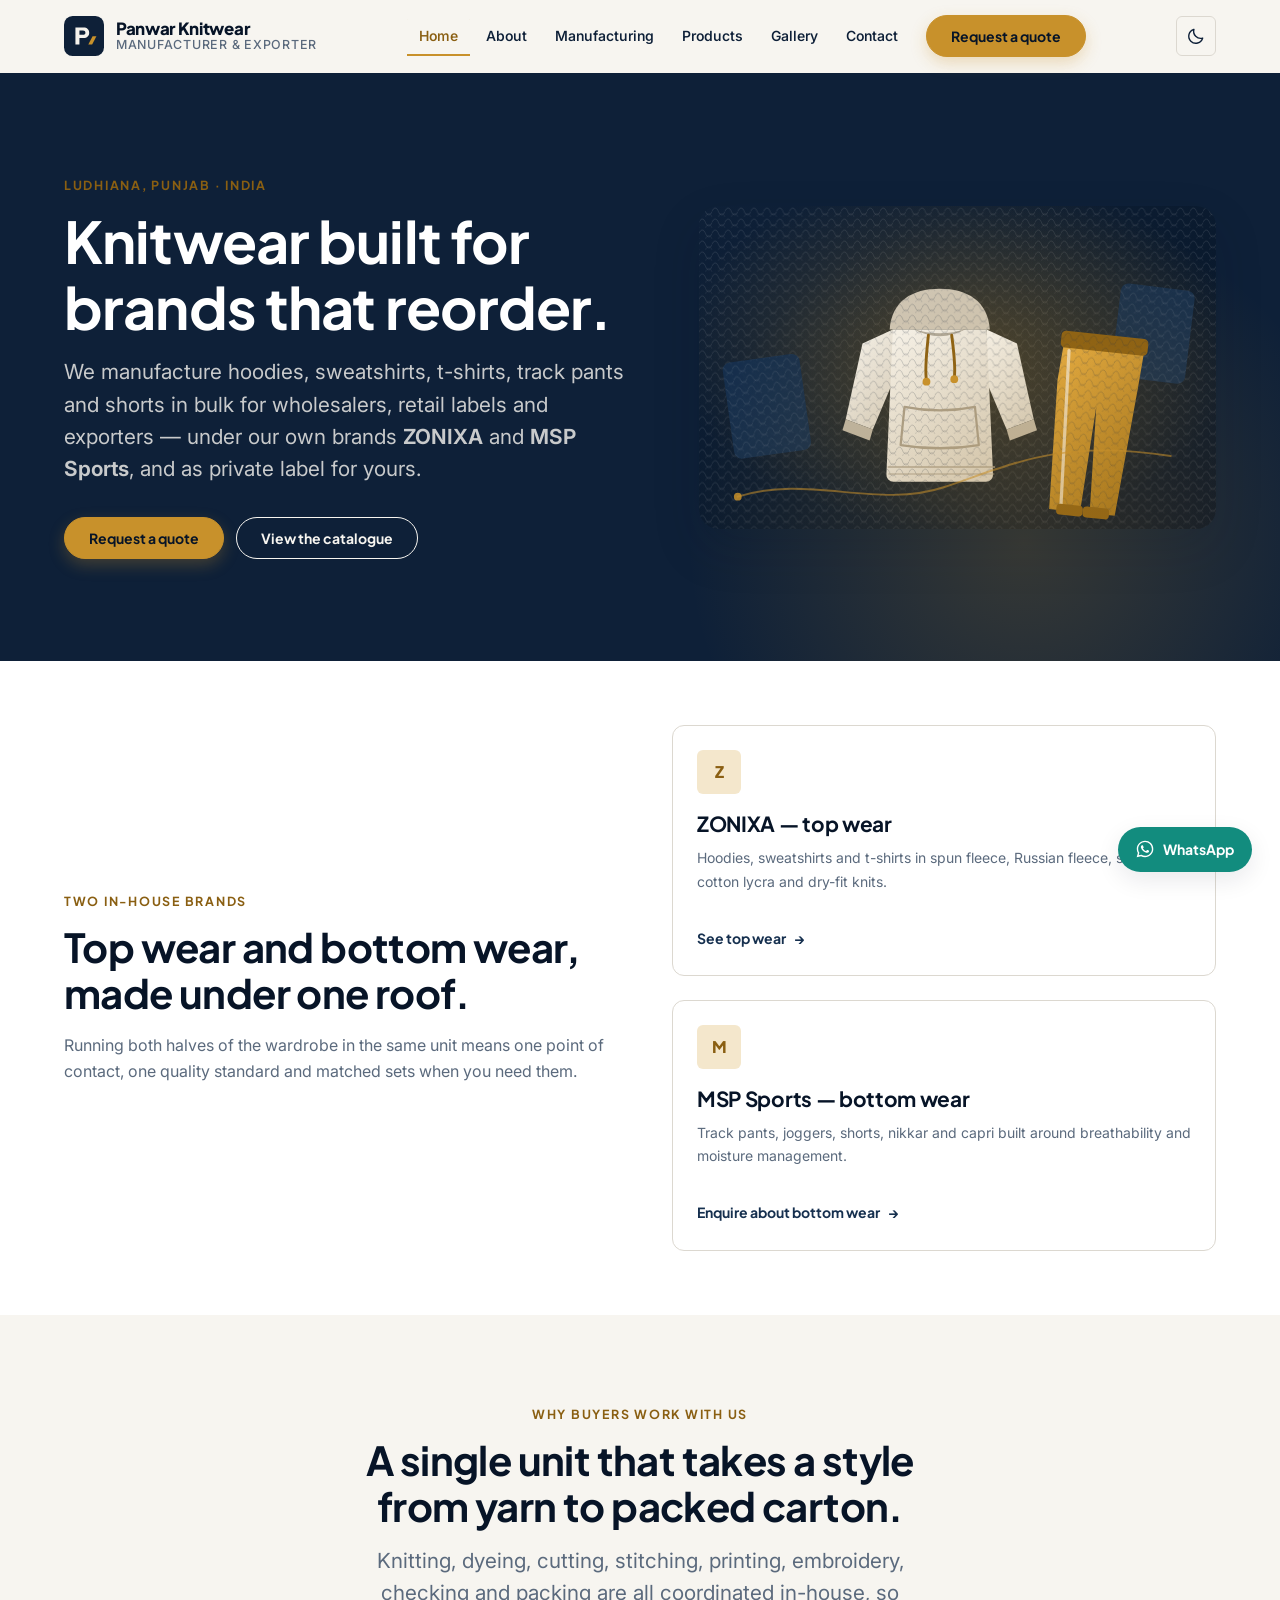
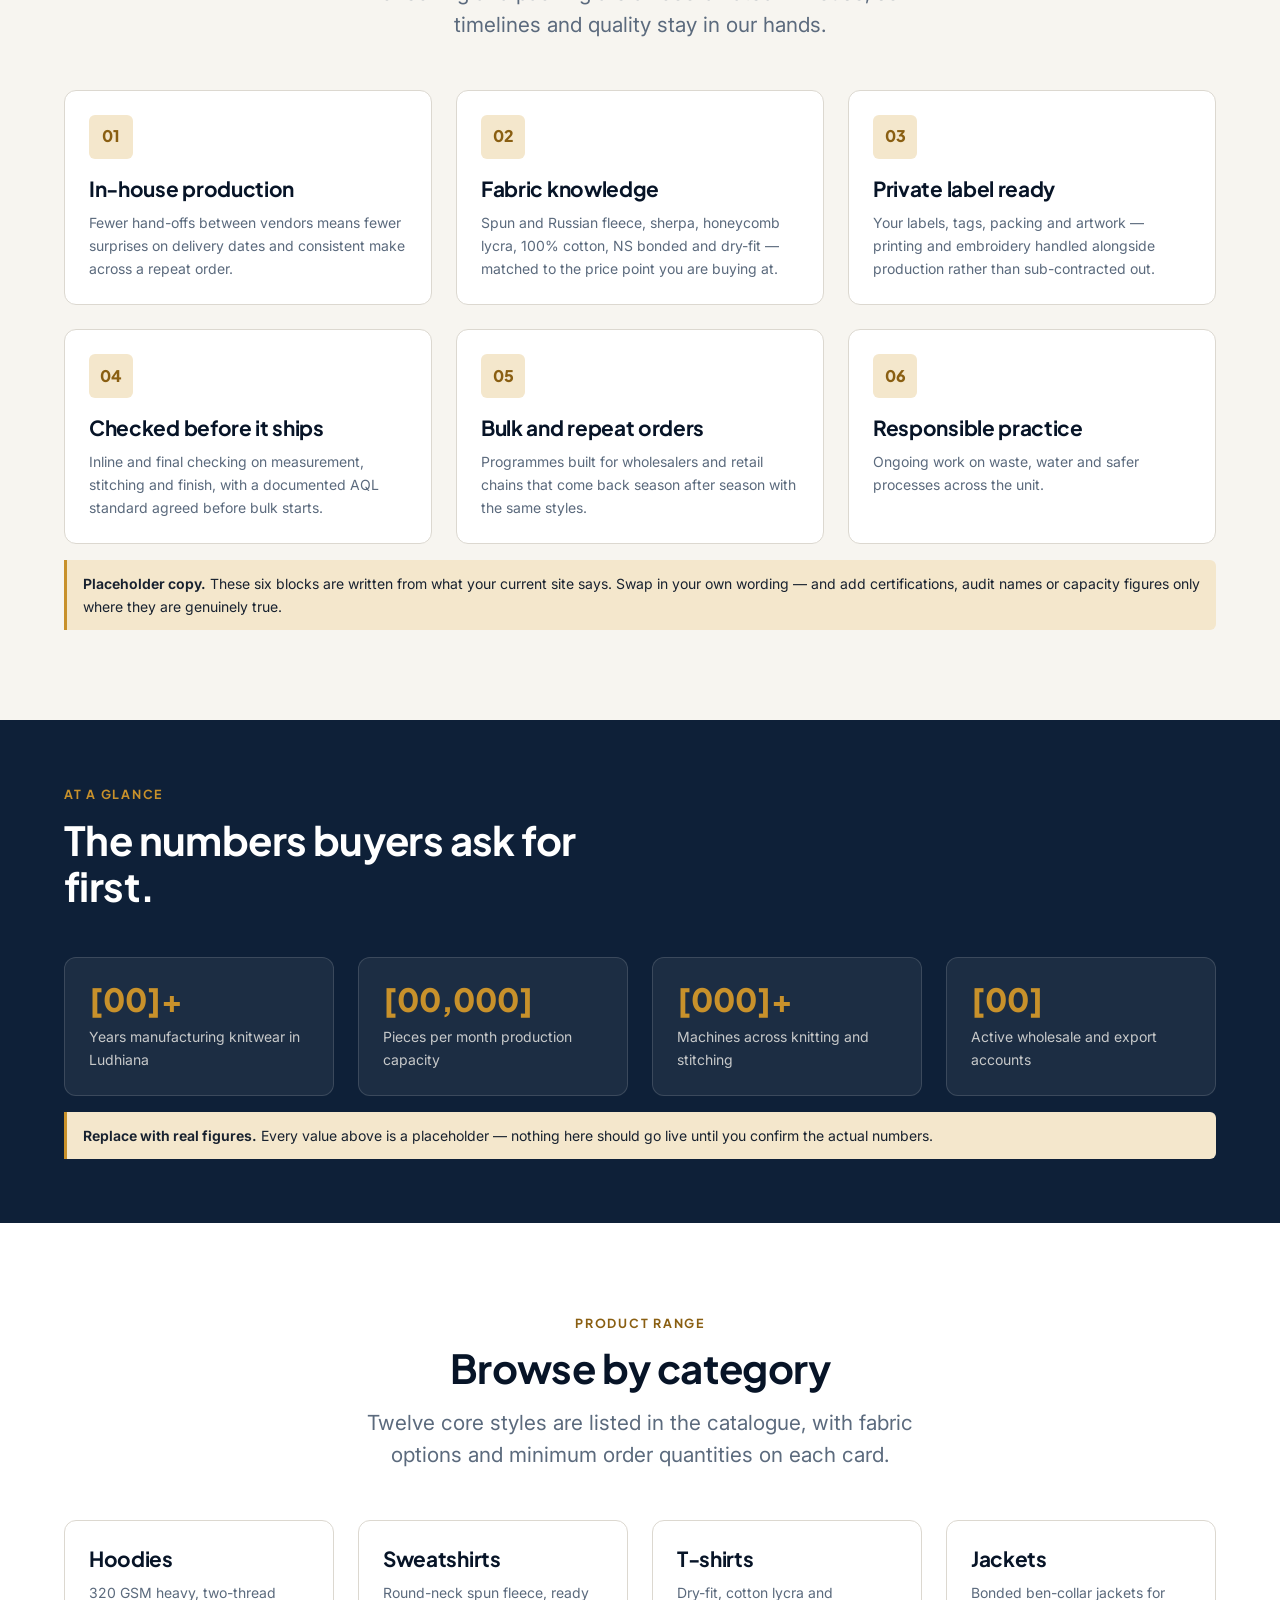
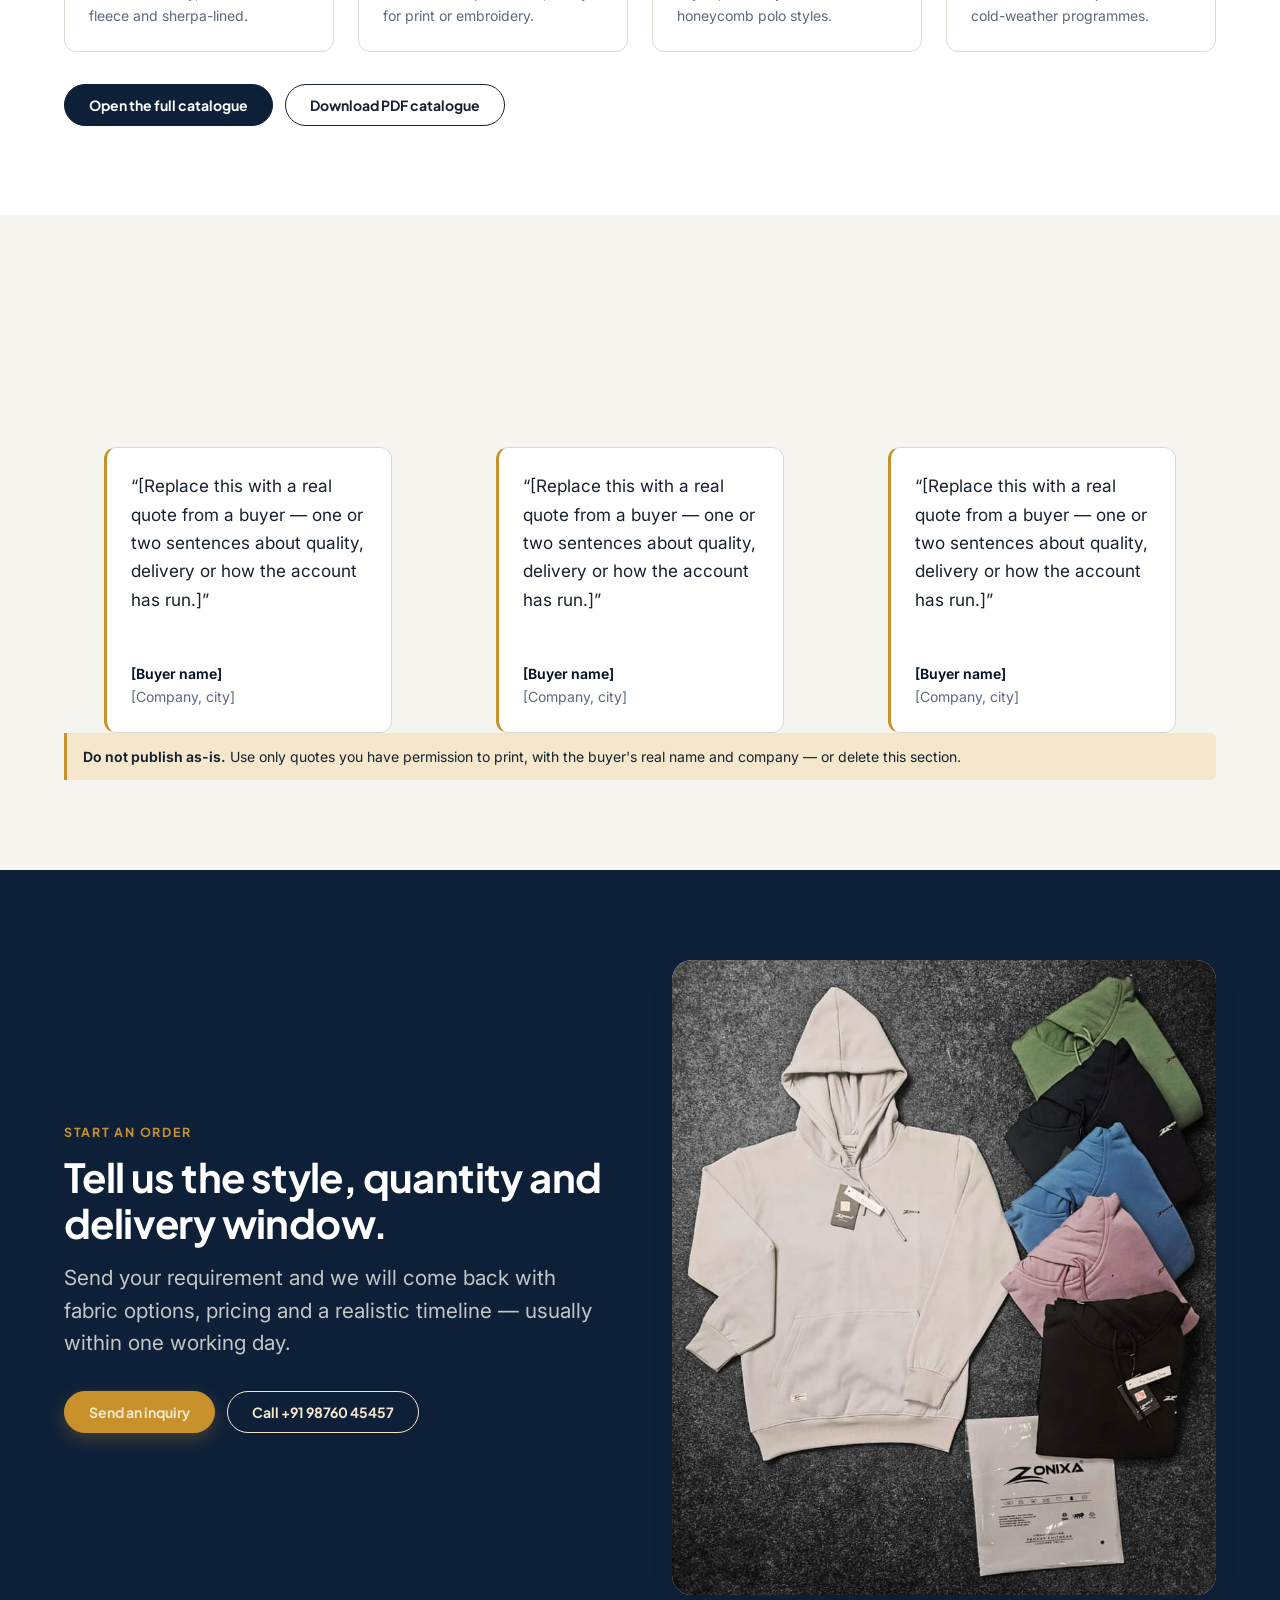
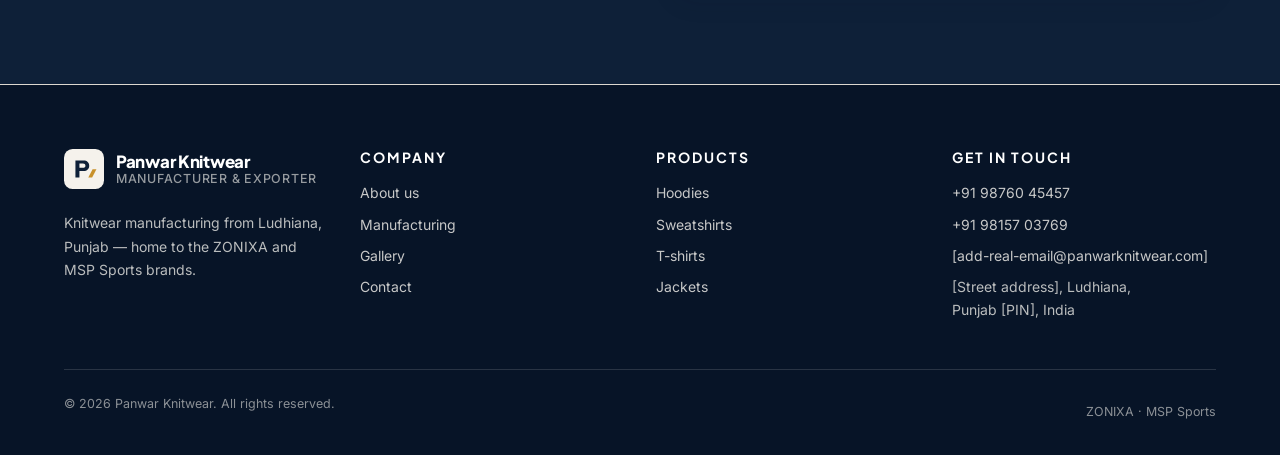
<file: index.html>
<!DOCTYPE html>
<html lang="en">
<head>
  <meta charset="utf-8">
  <meta name="viewport" content="width=device-width, initial-scale=1">
  <meta name="color-scheme" content="light dark">
  <title>Panwar Knitwear — Knitwear Manufacturer &amp; Exporter, Ludhiana</title>
  <meta name="description" content="Panwar Knitwear manufactures hoodies, sweatshirts, t-shirts, track pants and shorts from Ludhiana, Punjab under the ZONIXA and MSP Sports brands. Bulk and private-label knitwear for wholesalers, brands and exporters.">
  <link rel="icon" href="assets/icons/favicon.svg" type="image/svg+xml">
  <link rel="preconnect" href="https://fonts.googleapis.com">
  <link rel="preconnect" href="https://fonts.gstatic.com" crossorigin>
  <link rel="stylesheet" href="https://fonts.googleapis.com/css2?family=Inter:wght@400;500;600&family=Plus+Jakarta+Sans:wght@600;700;800&display=swap">
  <link rel="stylesheet" href="css/styles.css">
  <link rel="stylesheet" href="css/components.css">
  <script>
    /* Applies a saved theme choice before first paint so the page never flashes. */
    (function () {
      try {
        var saved = localStorage.getItem('pk-theme');
        if (saved === 'dark' || saved === 'light') {
          document.documentElement.setAttribute('data-theme', saved);
        }
      } catch (e) {}
    })();
  </script>
</head>
<body>
  <a class="skip-link" href="#main">Skip to main content</a>

  <!-- ===================== Header (keep in sync across pages) ===================== -->
  <header class="site-header">
    <div class="container site-header__inner">
      <a class="brand" href="index.html">
        <img class="brand__mark" src="assets/images/logo.svg" alt="" width="40" height="40">
        <span class="brand__name">Panwar Knitwear
          <span class="brand__tagline">Manufacturer &amp; exporter</span>
        </span>
      </a>

      <nav class="site-nav" id="site-nav" aria-label="Primary">
        <ul class="site-nav__list">
          <li><a class="site-nav__link" href="index.html" aria-current="page">Home</a></li>
          <li><a class="site-nav__link" href="about.html">About</a></li>
          <li><a class="site-nav__link" href="manufacturing.html">Manufacturing</a></li>
          <li><a class="site-nav__link" href="products.html">Products</a></li>
          <li><a class="site-nav__link" href="gallery.html">Gallery</a></li>
          <li><a class="site-nav__link" href="contact.html">Contact</a></li>
          <li class="site-nav__cta"><a class="btn btn--primary" href="contact.html#inquiry">Request a quote</a></li>
        </ul>
      </nav>

      <div class="header-actions">
        <button class="theme-toggle" type="button" data-theme-toggle aria-pressed="false"
                title="Switch to dark theme">
          <svg class="theme-toggle__moon" viewBox="0 0 24 24" aria-hidden="true">
            <path d="M20 14.5A8.5 8.5 0 0 1 9.5 4a8.5 8.5 0 1 0 10.5 10.5Z"/>
          </svg>
          <svg class="theme-toggle__sun" viewBox="0 0 24 24" aria-hidden="true">
            <circle cx="12" cy="12" r="4.2"/>
            <path d="M12 2.5v2.2M12 19.3v2.2M4.2 4.2l1.6 1.6M18.2 18.2l1.6 1.6M2.5 12h2.2M19.3 12h2.2M4.2 19.8l1.6-1.6M18.2 5.8l1.6-1.6"/>
          </svg>
          <span class="visually-hidden" data-theme-toggle-label>Switch to dark theme</span>
        </button>

        <button class="nav-toggle" type="button" data-nav-toggle aria-expanded="false" aria-controls="site-nav">
          <span class="nav-toggle__bars" aria-hidden="true"></span>
          <span class="nav-toggle__label">Menu</span>
        </button>
      </div>
    </div>
  </header>

  <main id="main">
    <!-- ================================ Hero ================================ -->
    <section class="hero">
      <div class="container hero__inner">
        <div class="hero__text" data-animate>
          <span class="eyebrow">Ludhiana, Punjab · India</span>
          <h1>Knitwear built for brands that reorder.</h1>
          <p class="lead">We manufacture hoodies, sweatshirts, t-shirts, track pants and shorts in bulk
            for wholesalers, retail labels and exporters — under our own brands
            <strong>ZONIXA</strong> and <strong>MSP Sports</strong>, and as private label for yours.</p>
          <div class="actions">
            <a class="btn btn--primary" href="contact.html#inquiry">Request a quote</a>
            <a class="btn btn--ghost" href="products.html">View the catalogue</a>
          </div>
        </div>
        <div class="hero__media" data-animate data-animate-delay="1">
          <img src="assets/images/hero.svg"
               alt="Illustration of a knitted hoodie and track pant, the core ZONIXA and MSP Sports product lines"
               width="1600" height="1000" fetchpriority="high">
        </div>
      </div>
    </section>

    <!-- ============================== Brands ================================ -->
    <section class="section section--tight section--surface">
      <div class="container">
        <div class="split">
          <div data-animate>
            <span class="eyebrow">Two in-house brands</span>
            <h2>Top wear and bottom wear, made under one roof.</h2>
            <p class="muted">Running both halves of the wardrobe in the same unit means one point of
              contact, one quality standard and matched sets when you need them.</p>
          </div>
          <div class="grid grid--2" data-animate data-animate-delay="1">
            <article class="card">
              <span class="card__icon" aria-hidden="true">Z</span>
              <h3 class="card__title">ZONIXA — top wear</h3>
              <p class="card__text">Hoodies, sweatshirts and t-shirts in spun fleece, Russian fleece,
                sherpa, cotton lycra and dry-fit knits.</p>
              <p class="card__footer"><a class="link-arrow" href="products.html?category=hoodies">See top wear</a></p>
            </article>
            <article class="card">
              <span class="card__icon" aria-hidden="true">M</span>
              <h3 class="card__title">MSP Sports — bottom wear</h3>
              <p class="card__text">Track pants, joggers, shorts, nikkar and capri built around
                breathability and moisture management.</p>
              <p class="card__footer"><a class="link-arrow" href="contact.html?product=bottoms#inquiry">Enquire about bottom wear</a></p>
            </article>
          </div>
        </div>
      </div>
    </section>

    <!-- ============================ Capabilities ============================ -->
    <section class="section">
      <div class="container">
        <div class="section-head section-head--center" data-animate>
          <span class="eyebrow">Why buyers work with us</span>
          <h2>A single unit that takes a style from yarn to packed carton.</h2>
          <p class="lead">Knitting, dyeing, cutting, stitching, printing, embroidery, checking and
            packing are all coordinated in-house, so timelines and quality stay in our hands.</p>
        </div>

        <div class="grid grid--3">
          <article class="card" data-animate>
            <span class="card__icon" aria-hidden="true">01</span>
            <h3 class="card__title">In-house production</h3>
            <p class="card__text">Fewer hand-offs between vendors means fewer surprises on delivery
              dates and consistent make across a repeat order.</p>
          </article>
          <article class="card" data-animate data-animate-delay="1">
            <span class="card__icon" aria-hidden="true">02</span>
            <h3 class="card__title">Fabric knowledge</h3>
            <p class="card__text">Spun and Russian fleece, sherpa, honeycomb lycra, 100% cotton,
              NS bonded and dry-fit — matched to the price point you are buying at.</p>
          </article>
          <article class="card" data-animate data-animate-delay="2">
            <span class="card__icon" aria-hidden="true">03</span>
            <h3 class="card__title">Private label ready</h3>
            <p class="card__text">Your labels, tags, packing and artwork — printing and embroidery
              handled alongside production rather than sub-contracted out.</p>
          </article>
          <article class="card" data-animate>
            <span class="card__icon" aria-hidden="true">04</span>
            <h3 class="card__title">Checked before it ships</h3>
            <p class="card__text">Inline and final checking on measurement, stitching and finish,
              with a documented AQL standard agreed before bulk starts.</p>
          </article>
          <article class="card" data-animate data-animate-delay="1">
            <span class="card__icon" aria-hidden="true">05</span>
            <h3 class="card__title">Bulk and repeat orders</h3>
            <p class="card__text">Programmes built for wholesalers and retail chains that come back
              season after season with the same styles.</p>
          </article>
          <article class="card" data-animate data-animate-delay="2">
            <span class="card__icon" aria-hidden="true">06</span>
            <h3 class="card__title">Responsible practice</h3>
            <p class="card__text">Ongoing work on waste, water and safer processes across the unit.
              <span class="visually-hidden">Details available on request.</span></p>
          </article>
        </div>

        <p class="placeholder-note"><strong>Placeholder copy.</strong> These six blocks are written
          from what your current site says. Swap in your own wording — and add certifications,
          audit names or capacity figures only where they are genuinely true.</p>
      </div>
    </section>

    <!-- =============================== Stats ================================ -->
    <section class="section section--tight section--inverse">
      <div class="container">
        <div class="section-head" data-animate>
          <span class="eyebrow">At a glance</span>
          <h2>The numbers buyers ask for first.</h2>
        </div>
        <div class="stats" data-animate data-animate-delay="1">
          <div class="stat">
            <span class="stat__value">[00]+</span>
            <span class="stat__label">Years manufacturing knitwear in Ludhiana</span>
          </div>
          <div class="stat">
            <span class="stat__value">[00,000]</span>
            <span class="stat__label">Pieces per month production capacity</span>
          </div>
          <div class="stat">
            <span class="stat__value">[000]+</span>
            <span class="stat__label">Machines across knitting and stitching</span>
          </div>
          <div class="stat">
            <span class="stat__value">[00]</span>
            <span class="stat__label">Active wholesale and export accounts</span>
          </div>
        </div>
        <p class="placeholder-note"><strong>Replace with real figures.</strong> Every value above is a
          placeholder — nothing here should go live until you confirm the actual numbers.</p>
      </div>
    </section>

    <!-- ============================= Categories ============================= -->
    <section class="section section--surface">
      <div class="container">
        <div class="section-head section-head--center" data-animate>
          <span class="eyebrow">Product range</span>
          <h2>Browse by category</h2>
          <p class="lead">Twelve core styles are listed in the catalogue, with fabric options and
            minimum order quantities on each card.</p>
        </div>
        <div class="grid grid--4">
          <a class="card" href="products.html?category=hoodies" data-animate>
            <h3 class="card__title">Hoodies</h3>
            <p class="card__text">320 GSM heavy, two-thread fleece and sherpa-lined.</p>
          </a>
          <a class="card" href="products.html?category=sweatshirts" data-animate data-animate-delay="1">
            <h3 class="card__title">Sweatshirts</h3>
            <p class="card__text">Round-neck spun fleece, ready for print or embroidery.</p>
          </a>
          <a class="card" href="products.html?category=tshirts" data-animate data-animate-delay="2">
            <h3 class="card__title">T-shirts</h3>
            <p class="card__text">Dry-fit, cotton lycra and honeycomb polo styles.</p>
          </a>
          <a class="card" href="products.html?category=jackets" data-animate data-animate-delay="3">
            <h3 class="card__title">Jackets</h3>
            <p class="card__text">Bonded ben-collar jackets for cold-weather programmes.</p>
          </a>
        </div>
        <div class="actions" data-animate>
          <a class="btn btn--secondary" href="products.html">Open the full catalogue</a>
          <a class="btn btn--ghost" href="assets/panwar-knitwear-catalogue.pdf" download>Download PDF catalogue</a>
        </div>
      </div>
    </section>

    <!-- ============================ Testimonials ============================ -->
    <section class="section">
      <div class="container">
        <div class="section-head section-head--center" data-animate>
          <span class="eyebrow">In their words</span>
          <h2>What our buyers say</h2>
        </div>
        <div class="grid grid--3">
          <figure class="quote" data-animate>
            <blockquote>“[Replace this with a real quote from a buyer — one or two sentences about
              quality, delivery or how the account has run.]”</blockquote>
            <figcaption><strong>[Buyer name]</strong>[Company, city]</figcaption>
          </figure>
          <figure class="quote" data-animate data-animate-delay="1">
            <blockquote>“[Replace this with a real quote from a buyer — one or two sentences about
              quality, delivery or how the account has run.]”</blockquote>
            <figcaption><strong>[Buyer name]</strong>[Company, city]</figcaption>
          </figure>
          <figure class="quote" data-animate data-animate-delay="2">
            <blockquote>“[Replace this with a real quote from a buyer — one or two sentences about
              quality, delivery or how the account has run.]”</blockquote>
            <figcaption><strong>[Buyer name]</strong>[Company, city]</figcaption>
          </figure>
        </div>
        <p class="placeholder-note"><strong>Do not publish as-is.</strong> Use only quotes you have
          permission to print, with the buyer's real name and company — or delete this section.</p>
      </div>
    </section>

    <!-- =============================== CTA ================================== -->
    <section class="section section--inverse">
      <div class="container">
        <div class="split">
          <div data-animate>
            <span class="eyebrow">Start an order</span>
            <h2>Tell us the style, quantity and delivery window.</h2>
            <p class="lead">Send your requirement and we will come back with fabric options,
              pricing and a realistic timeline — usually within one working day.</p>
            <div class="actions">
              <a class="btn btn--primary" href="contact.html#inquiry">Send an inquiry</a>
              <a class="btn btn--ghost" href="tel:+919876045457">Call +91 98760 45457</a>
            </div>
          </div>
          <div class="media-frame split__media" data-animate data-animate-delay="1">
            <img src="assets/images/products/heavy-320-gsm-round-neck-hoodies-with-logo.jpg"
                 alt="ZONIXA heavy 320 GSM hoodie laid flat with folded colour options and branded packing"
                 width="800" height="934" loading="lazy">
          </div>
        </div>
      </div>
    </section>
  </main>

  <!-- ===================== Footer (keep in sync across pages) ===================== -->
  <footer class="site-footer">
    <div class="container">
      <div class="footer-grid">
        <div>
          <a class="brand" href="index.html">
            <img class="brand__mark" src="assets/images/logo-light.svg" alt="" width="40" height="40">
            <span class="brand__name">Panwar Knitwear
              <span class="brand__tagline">Manufacturer &amp; exporter</span>
            </span>
          </a>
          <p style="margin-top:1rem;">Knitwear manufacturing from Ludhiana, Punjab — home to the
            ZONIXA and MSP Sports brands.</p>
        </div>

        <nav aria-labelledby="footer-nav-heading">
          <h2 id="footer-nav-heading">Company</h2>
          <ul class="footer-list">
            <li><a href="about.html">About us</a></li>
            <li><a href="manufacturing.html">Manufacturing</a></li>
            <li><a href="gallery.html">Gallery</a></li>
            <li><a href="contact.html">Contact</a></li>
          </ul>
        </nav>

        <nav aria-labelledby="footer-products-heading">
          <h2 id="footer-products-heading">Products</h2>
          <ul class="footer-list">
            <li><a href="products.html?category=hoodies">Hoodies</a></li>
            <li><a href="products.html?category=sweatshirts">Sweatshirts</a></li>
            <li><a href="products.html?category=tshirts">T-shirts</a></li>
            <li><a href="products.html?category=jackets">Jackets</a></li>
          </ul>
        </nav>

        <div>
          <h2>Get in touch</h2>
          <ul class="footer-list">
            <li><a href="tel:+919876045457">+91 98760 45457</a></li>
            <li><a href="tel:+919815703769">+91 98157 03769</a></li>
            <li><a href="mailto:add-real-email@panwarknitwear.com">[add-real-email@panwarknitwear.com]</a></li>
            <li>[Street address], Ludhiana,<br>Punjab [PIN], India</li>
          </ul>
        </div>
      </div>

      <div class="footer-bottom">
        <p>&copy; <span data-current-year>2026</span> Panwar Knitwear. All rights reserved.</p>
        <p>ZONIXA · MSP Sports</p>
      </div>
    </div>
  </footer>

  <a class="whatsapp-fab" href="https://wa.me/919876045457?text=Hello%20Panwar%20Knitwear%2C%20I%20would%20like%20a%20quotation."
     target="_blank" rel="noopener">
    <svg viewBox="0 0 24 24" aria-hidden="true"><path d="M12.04 2C6.58 2 2.13 6.45 2.13 11.91c0 1.75.46 3.46 1.32 4.96L2 22l5.25-1.38a9.9 9.9 0 0 0 4.79 1.22h.01c5.46 0 9.91-4.45 9.91-9.91 0-2.65-1.03-5.14-2.9-7.01A9.82 9.82 0 0 0 12.04 2Zm0 18.15h-.01a8.2 8.2 0 0 1-4.19-1.15l-.3-.18-3.12.82.83-3.04-.2-.31a8.19 8.19 0 0 1-1.26-4.38c0-4.54 3.7-8.23 8.25-8.23 2.2 0 4.27.86 5.83 2.41a8.18 8.18 0 0 1 2.41 5.83c0 4.54-3.7 8.23-8.24 8.23Zm4.52-6.16c-.25-.12-1.47-.72-1.69-.81-.23-.08-.39-.12-.56.13-.16.24-.64.8-.79.97-.14.16-.29.18-.54.06-.25-.13-1.05-.39-1.99-1.23-.74-.66-1.23-1.47-1.38-1.72-.14-.25-.01-.38.11-.5.11-.11.25-.29.37-.43.13-.15.17-.25.25-.41.08-.17.04-.31-.02-.43-.06-.12-.56-1.34-.76-1.84-.2-.48-.4-.42-.56-.43h-.47c-.16 0-.43.06-.65.31-.22.25-.85.83-.85 2.03s.87 2.35.99 2.51c.12.16 1.71 2.61 4.14 3.66.58.25 1.03.4 1.38.51.58.19 1.11.16 1.53.1.47-.07 1.47-.6 1.68-1.18.21-.58.21-1.07.14-1.18-.06-.11-.22-.17-.47-.29Z"/></svg>
    <span class="whatsapp-fab__label">WhatsApp</span>
  </a>

  <script src="js/main.js" defer></script>
</body>
</html>
</file>
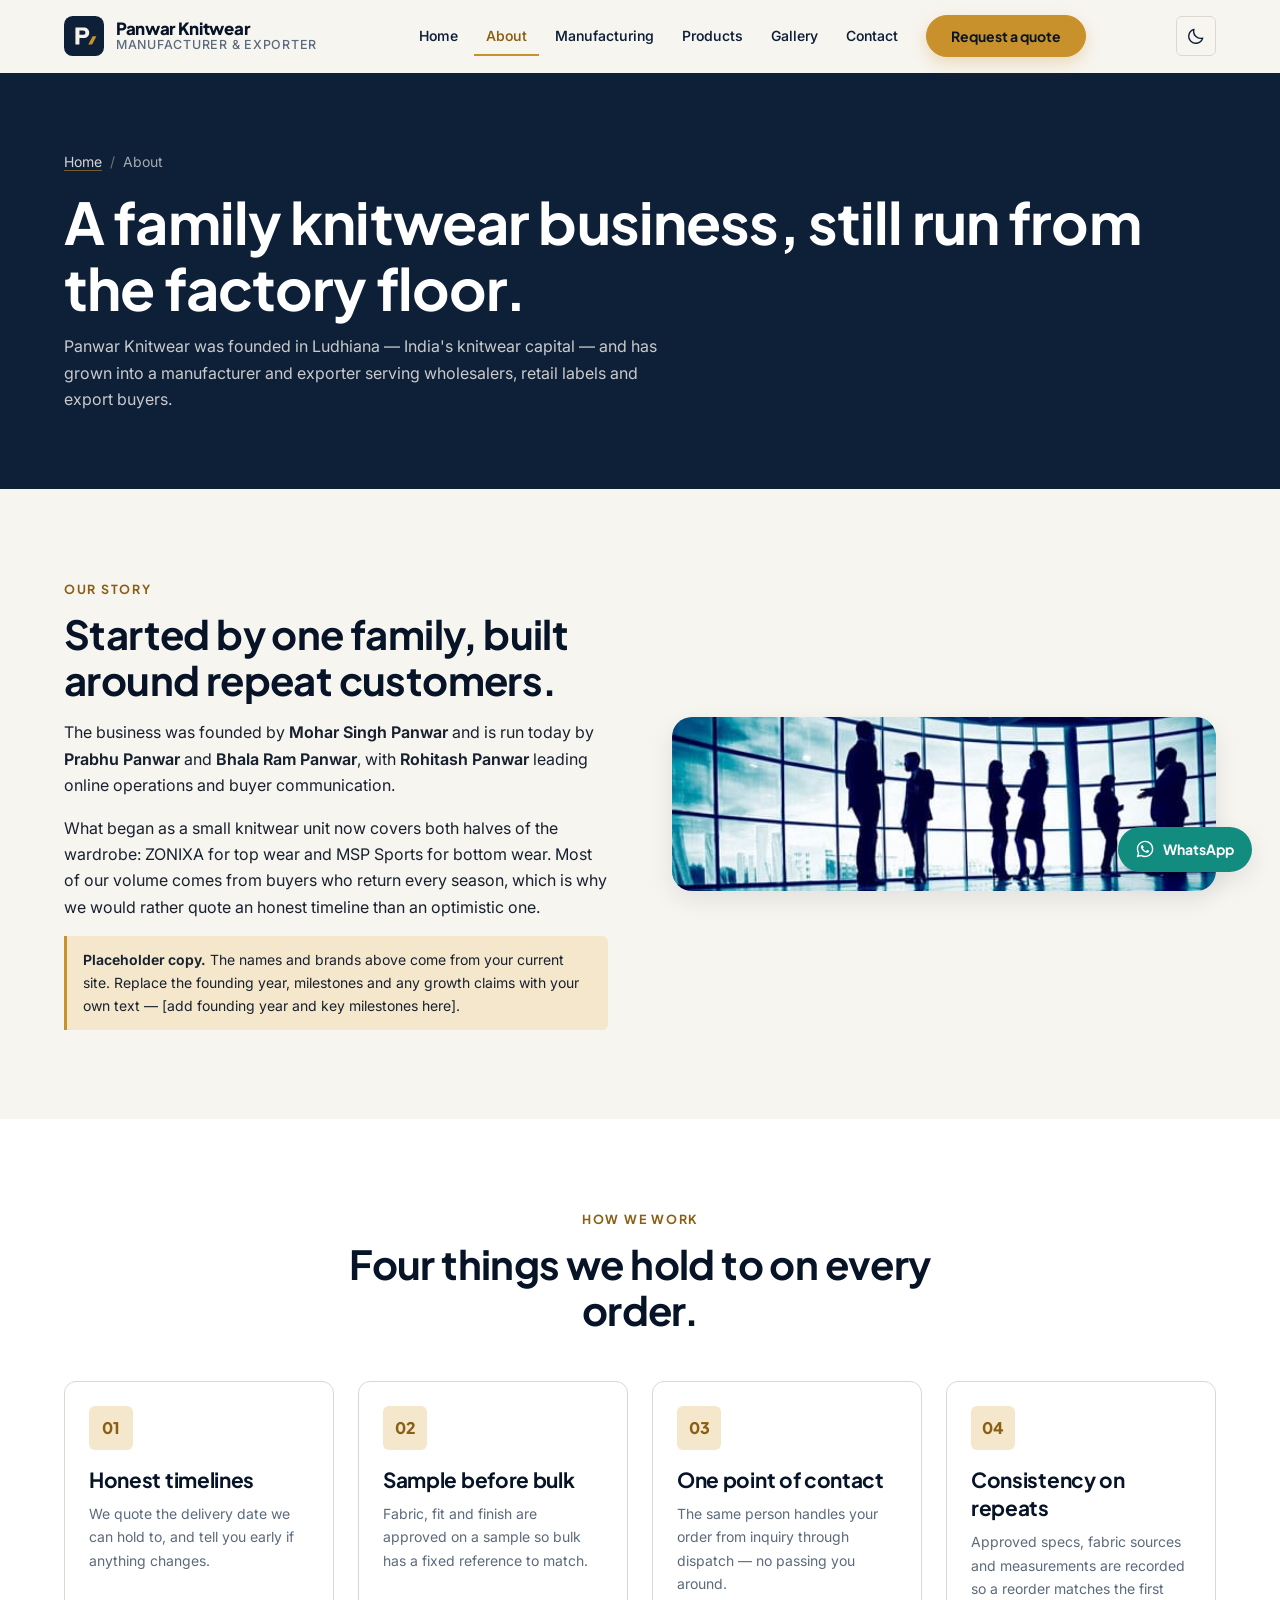
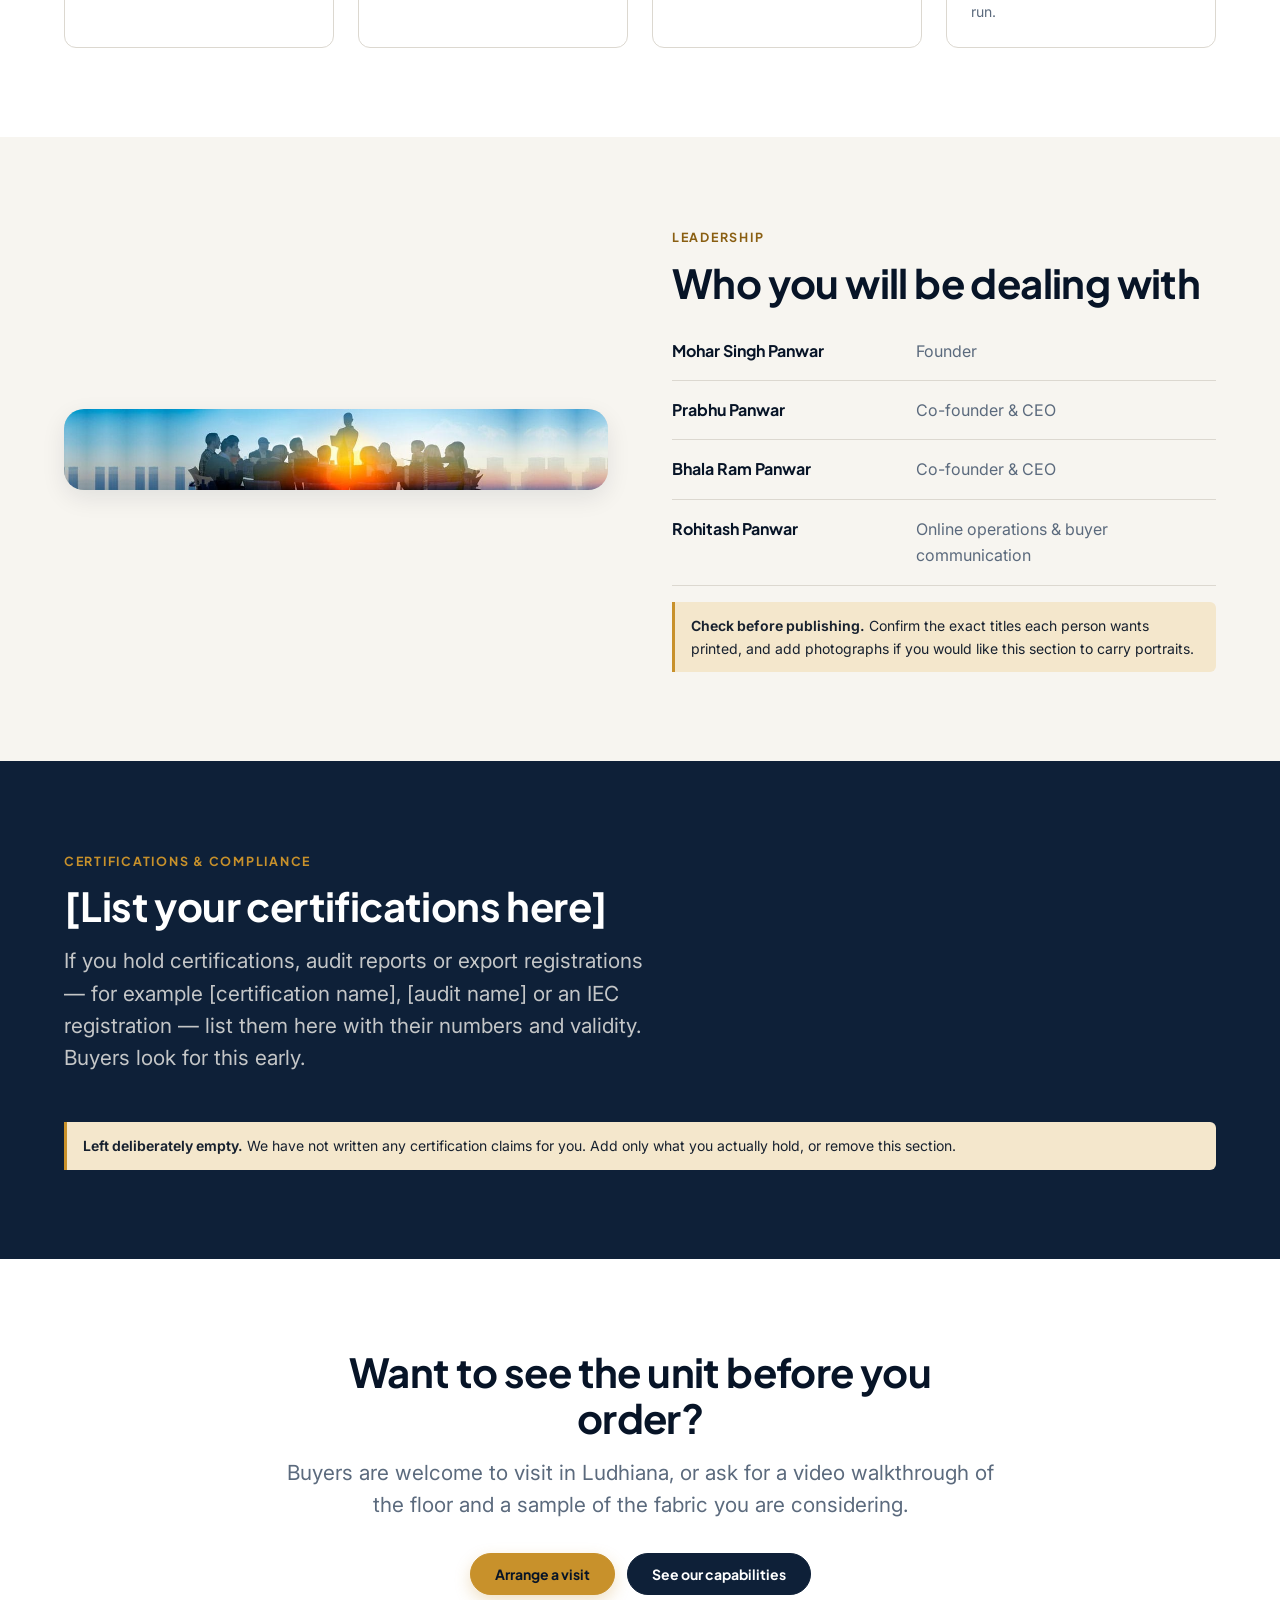
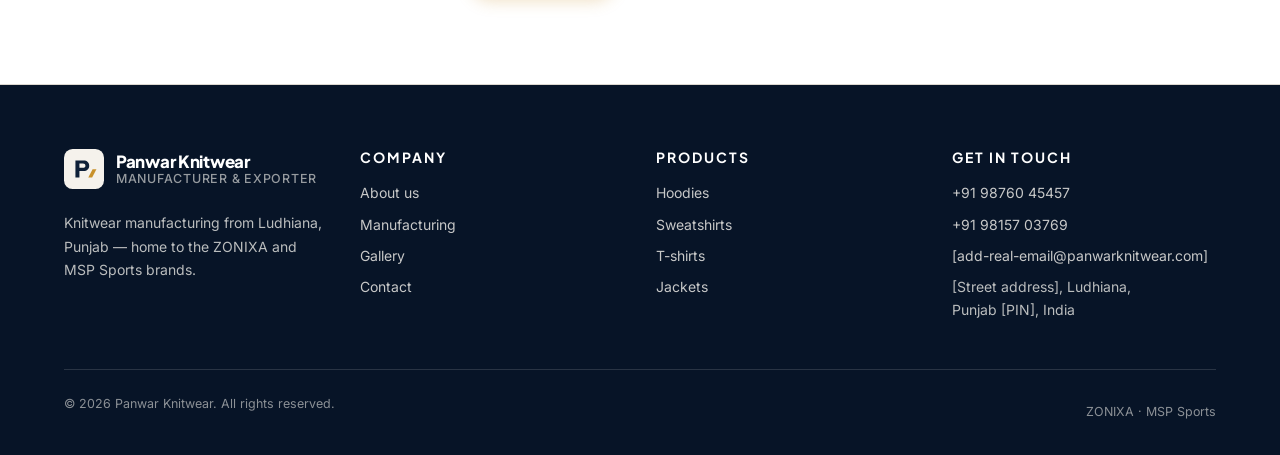
<file: about.html>
<!DOCTYPE html>
<html lang="en">
<head>
  <meta charset="utf-8">
  <meta name="viewport" content="width=device-width, initial-scale=1">
  <meta name="color-scheme" content="light dark">
  <title>About Panwar Knitwear — Knitwear Manufacturer in Ludhiana</title>
  <meta name="description" content="The story, leadership and working principles behind Panwar Knitwear, a family-run knitwear manufacturer in Ludhiana, Punjab and the maker of the ZONIXA and MSP Sports brands.">
  <link rel="icon" href="assets/icons/favicon.svg" type="image/svg+xml">
  <link rel="preconnect" href="https://fonts.googleapis.com">
  <link rel="preconnect" href="https://fonts.gstatic.com" crossorigin>
  <link rel="stylesheet" href="https://fonts.googleapis.com/css2?family=Inter:wght@400;500;600&family=Plus+Jakarta+Sans:wght@600;700;800&display=swap">
  <link rel="stylesheet" href="css/styles.css">
  <link rel="stylesheet" href="css/components.css">
  <script>
    /* Applies a saved theme choice before first paint so the page never flashes. */
    (function () {
      try {
        var saved = localStorage.getItem('pk-theme');
        if (saved === 'dark' || saved === 'light') {
          document.documentElement.setAttribute('data-theme', saved);
        }
      } catch (e) {}
    })();
  </script>
</head>
<body>
  <a class="skip-link" href="#main">Skip to main content</a>

  <header class="site-header">
    <div class="container site-header__inner">
      <a class="brand" href="index.html">
        <img class="brand__mark" src="assets/images/logo.svg" alt="" width="40" height="40">
        <span class="brand__name">Panwar Knitwear
          <span class="brand__tagline">Manufacturer &amp; exporter</span>
        </span>
      </a>
      <nav class="site-nav" id="site-nav" aria-label="Primary">
        <ul class="site-nav__list">
          <li><a class="site-nav__link" href="index.html">Home</a></li>
          <li><a class="site-nav__link" href="about.html" aria-current="page">About</a></li>
          <li><a class="site-nav__link" href="manufacturing.html">Manufacturing</a></li>
          <li><a class="site-nav__link" href="products.html">Products</a></li>
          <li><a class="site-nav__link" href="gallery.html">Gallery</a></li>
          <li><a class="site-nav__link" href="contact.html">Contact</a></li>
          <li class="site-nav__cta"><a class="btn btn--primary" href="contact.html#inquiry">Request a quote</a></li>
        </ul>
      </nav>

      <div class="header-actions">
        <button class="theme-toggle" type="button" data-theme-toggle aria-pressed="false"
                title="Switch to dark theme">
          <svg class="theme-toggle__moon" viewBox="0 0 24 24" aria-hidden="true">
            <path d="M20 14.5A8.5 8.5 0 0 1 9.5 4a8.5 8.5 0 1 0 10.5 10.5Z"/>
          </svg>
          <svg class="theme-toggle__sun" viewBox="0 0 24 24" aria-hidden="true">
            <circle cx="12" cy="12" r="4.2"/>
            <path d="M12 2.5v2.2M12 19.3v2.2M4.2 4.2l1.6 1.6M18.2 18.2l1.6 1.6M2.5 12h2.2M19.3 12h2.2M4.2 19.8l1.6-1.6M18.2 5.8l1.6-1.6"/>
          </svg>
          <span class="visually-hidden" data-theme-toggle-label>Switch to dark theme</span>
        </button>

        <button class="nav-toggle" type="button" data-nav-toggle aria-expanded="false" aria-controls="site-nav">
          <span class="nav-toggle__bars" aria-hidden="true"></span>
          <span class="nav-toggle__label">Menu</span>
        </button>
      </div>
    </div>
  </header>

  <main id="main">
    <section class="page-hero">
      <div class="container">
        <nav class="breadcrumbs" aria-label="Breadcrumb">
          <ol>
            <li><a href="index.html">Home</a></li>
            <li aria-current="page">About</li>
          </ol>
        </nav>
        <h1>A family knitwear business, still run from the factory floor.</h1>
        <p>Panwar Knitwear was founded in Ludhiana — India's knitwear capital — and has grown into a
          manufacturer and exporter serving wholesalers, retail labels and export buyers.</p>
      </div>
    </section>

    <section class="section">
      <div class="container">
        <div class="split">
          <div data-animate>
            <span class="eyebrow">Our story</span>
            <h2>Started by one family, built around repeat customers.</h2>
            <p>The business was founded by <strong>Mohar Singh Panwar</strong> and is run today by
              <strong>Prabhu Panwar</strong> and <strong>Bhala Ram Panwar</strong>, with
              <strong>Rohitash Panwar</strong> leading online operations and buyer communication.</p>
            <p>What began as a small knitwear unit now covers both halves of the wardrobe: ZONIXA for
              top wear and MSP Sports for bottom wear. Most of our volume comes from buyers who
              return every season, which is why we would rather quote an honest timeline than an
              optimistic one.</p>
            <p class="placeholder-note"><strong>Placeholder copy.</strong> The names and brands above
              come from your current site. Replace the founding year, milestones and any growth
              claims with your own text — [add founding year and key milestones here].</p>
          </div>
          <div class="media-frame split__media" data-animate data-animate-delay="1">
            <img src="assets/images/site/who-we-are.jpg"
                 alt="Panwar Knitwear — who we are"
                 width="500" height="160" loading="lazy">
          </div>
        </div>
      </div>
    </section>

    <section class="section section--surface">
      <div class="container">
        <div class="section-head section-head--center" data-animate>
          <span class="eyebrow">How we work</span>
          <h2>Four things we hold to on every order.</h2>
        </div>
        <div class="grid grid--4">
          <article class="card" data-animate>
            <span class="card__icon" aria-hidden="true">01</span>
            <h3 class="card__title">Honest timelines</h3>
            <p class="card__text">We quote the delivery date we can hold to, and tell you early if
              anything changes.</p>
          </article>
          <article class="card" data-animate data-animate-delay="1">
            <span class="card__icon" aria-hidden="true">02</span>
            <h3 class="card__title">Sample before bulk</h3>
            <p class="card__text">Fabric, fit and finish are approved on a sample so bulk has a fixed
              reference to match.</p>
          </article>
          <article class="card" data-animate data-animate-delay="2">
            <span class="card__icon" aria-hidden="true">03</span>
            <h3 class="card__title">One point of contact</h3>
            <p class="card__text">The same person handles your order from inquiry through dispatch —
              no passing you around.</p>
          </article>
          <article class="card" data-animate data-animate-delay="3">
            <span class="card__icon" aria-hidden="true">04</span>
            <h3 class="card__title">Consistency on repeats</h3>
            <p class="card__text">Approved specs, fabric sources and measurements are recorded so a
              reorder matches the first run.</p>
          </article>
        </div>
      </div>
    </section>

    <section class="section">
      <div class="container">
        <div class="split split--media-first">
          <div class="media-frame split__media" data-animate>
            <img src="assets/images/site/our-leadership.jpg"
                 alt="Panwar Knitwear — our leadership"
                 width="1072" height="160" loading="lazy">
          </div>
          <div data-animate data-animate-delay="1">
            <span class="eyebrow">Leadership</span>
            <h2>Who you will be dealing with</h2>
            <dl class="spec-list">
              <div>
                <dt>Mohar Singh Panwar</dt>
                <dd>Founder</dd>
              </div>
              <div>
                <dt>Prabhu Panwar</dt>
                <dd>Co-founder &amp; CEO</dd>
              </div>
              <div>
                <dt>Bhala Ram Panwar</dt>
                <dd>Co-founder &amp; CEO</dd>
              </div>
              <div>
                <dt>Rohitash Panwar</dt>
                <dd>Online operations &amp; buyer communication</dd>
              </div>
            </dl>
            <p class="placeholder-note"><strong>Check before publishing.</strong> Confirm the exact
              titles each person wants printed, and add photographs if you would like this section
              to carry portraits.</p>
          </div>
        </div>
      </div>
    </section>

    <section class="section section--inverse">
      <div class="container">
        <div class="section-head" data-animate>
          <span class="eyebrow">Certifications &amp; compliance</span>
          <h2>[List your certifications here]</h2>
          <p class="lead">If you hold certifications, audit reports or export registrations —
            for example [certification name], [audit name] or an IEC registration — list them here
            with their numbers and validity. Buyers look for this early.</p>
        </div>
        <p class="placeholder-note"><strong>Left deliberately empty.</strong> We have not written any
          certification claims for you. Add only what you actually hold, or remove this section.</p>
      </div>
    </section>

    <section class="section section--surface">
      <div class="container container--narrow text-center" data-animate>
        <h2>Want to see the unit before you order?</h2>
        <p class="lead">Buyers are welcome to visit in Ludhiana, or ask for a video walkthrough of the
          floor and a sample of the fabric you are considering.</p>
        <div class="actions" style="justify-content:center;">
          <a class="btn btn--primary" href="contact.html#inquiry">Arrange a visit</a>
          <a class="btn btn--secondary" href="manufacturing.html">See our capabilities</a>
        </div>
      </div>
    </section>
  </main>

  <footer class="site-footer">
    <div class="container">
      <div class="footer-grid">
        <div>
          <a class="brand" href="index.html">
            <img class="brand__mark" src="assets/images/logo-light.svg" alt="" width="40" height="40">
            <span class="brand__name">Panwar Knitwear
              <span class="brand__tagline">Manufacturer &amp; exporter</span>
            </span>
          </a>
          <p style="margin-top:1rem;">Knitwear manufacturing from Ludhiana, Punjab — home to the
            ZONIXA and MSP Sports brands.</p>
        </div>
        <nav aria-labelledby="footer-nav-heading">
          <h2 id="footer-nav-heading">Company</h2>
          <ul class="footer-list">
            <li><a href="about.html">About us</a></li>
            <li><a href="manufacturing.html">Manufacturing</a></li>
            <li><a href="gallery.html">Gallery</a></li>
            <li><a href="contact.html">Contact</a></li>
          </ul>
        </nav>
        <nav aria-labelledby="footer-products-heading">
          <h2 id="footer-products-heading">Products</h2>
          <ul class="footer-list">
            <li><a href="products.html?category=hoodies">Hoodies</a></li>
            <li><a href="products.html?category=sweatshirts">Sweatshirts</a></li>
            <li><a href="products.html?category=tshirts">T-shirts</a></li>
            <li><a href="products.html?category=jackets">Jackets</a></li>
          </ul>
        </nav>
        <div>
          <h2>Get in touch</h2>
          <ul class="footer-list">
            <li><a href="tel:+919876045457">+91 98760 45457</a></li>
            <li><a href="tel:+919815703769">+91 98157 03769</a></li>
            <li><a href="mailto:add-real-email@panwarknitwear.com">[add-real-email@panwarknitwear.com]</a></li>
            <li>[Street address], Ludhiana,<br>Punjab [PIN], India</li>
          </ul>
        </div>
      </div>
      <div class="footer-bottom">
        <p>&copy; <span data-current-year>2026</span> Panwar Knitwear. All rights reserved.</p>
        <p>ZONIXA · MSP Sports</p>
      </div>
    </div>
  </footer>

  <a class="whatsapp-fab" href="https://wa.me/919876045457?text=Hello%20Panwar%20Knitwear%2C%20I%20would%20like%20a%20quotation."
     target="_blank" rel="noopener">
    <svg viewBox="0 0 24 24" aria-hidden="true"><path d="M12.04 2C6.58 2 2.13 6.45 2.13 11.91c0 1.75.46 3.46 1.32 4.96L2 22l5.25-1.38a9.9 9.9 0 0 0 4.79 1.22h.01c5.46 0 9.91-4.45 9.91-9.91 0-2.65-1.03-5.14-2.9-7.01A9.82 9.82 0 0 0 12.04 2Zm0 18.15h-.01a8.2 8.2 0 0 1-4.19-1.15l-.3-.18-3.12.82.83-3.04-.2-.31a8.19 8.19 0 0 1-1.26-4.38c0-4.54 3.7-8.23 8.25-8.23 2.2 0 4.27.86 5.83 2.41a8.18 8.18 0 0 1 2.41 5.83c0 4.54-3.7 8.23-8.24 8.23Zm4.52-6.16c-.25-.12-1.47-.72-1.69-.81-.23-.08-.39-.12-.56.13-.16.24-.64.8-.79.97-.14.16-.29.18-.54.06-.25-.13-1.05-.39-1.99-1.23-.74-.66-1.23-1.47-1.38-1.72-.14-.25-.01-.38.11-.5.11-.11.25-.29.37-.43.13-.15.17-.25.25-.41.08-.17.04-.31-.02-.43-.06-.12-.56-1.34-.76-1.84-.2-.48-.4-.42-.56-.43h-.47c-.16 0-.43.06-.65.31-.22.25-.85.83-.85 2.03s.87 2.35.99 2.51c.12.16 1.71 2.61 4.14 3.66.58.25 1.03.4 1.38.51.58.19 1.11.16 1.53.1.47-.07 1.47-.6 1.68-1.18.21-.58.21-1.07.14-1.18-.06-.11-.22-.17-.47-.29Z"/></svg>
    <span class="whatsapp-fab__label">WhatsApp</span>
  </a>

  <script src="js/main.js" defer></script>
</body>
</html>
</file>
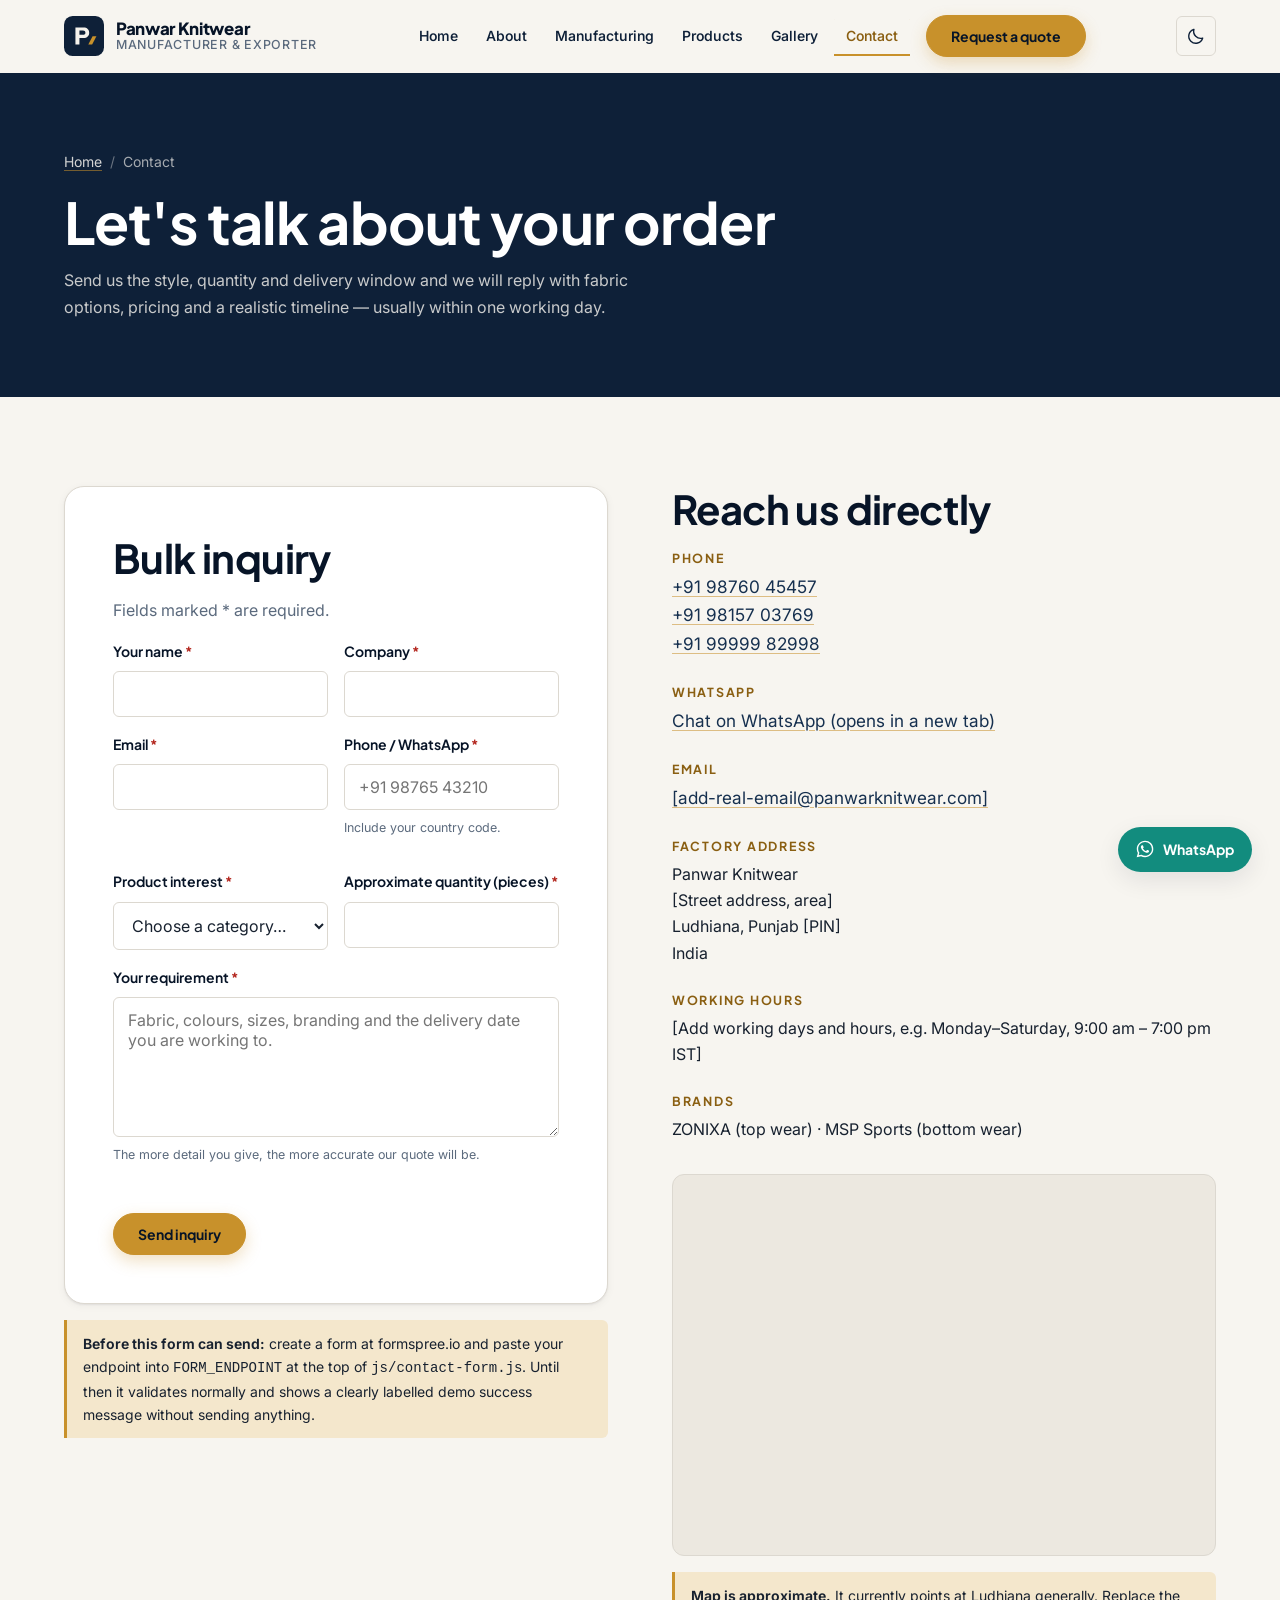
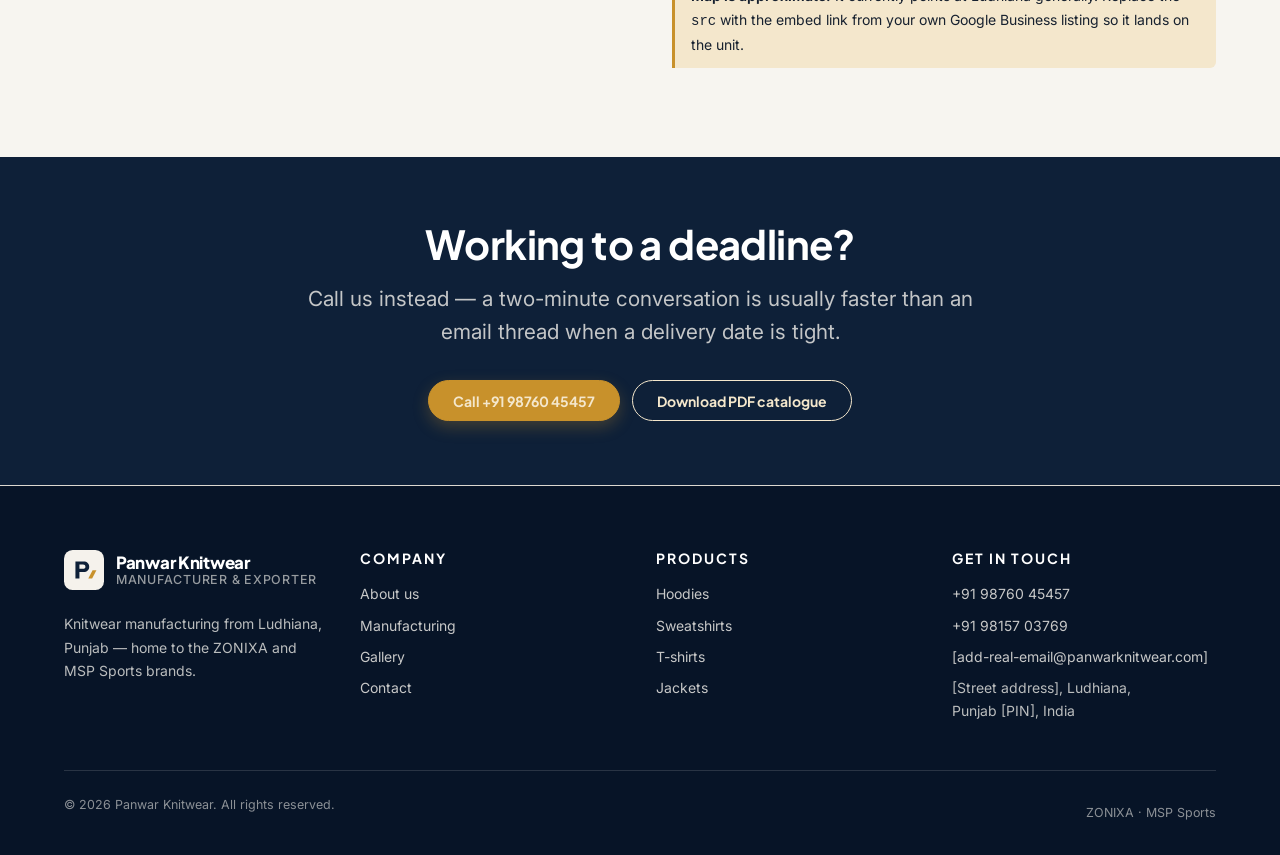
<file: contact.html>
<!DOCTYPE html>
<html lang="en">
<head>
  <meta charset="utf-8">
  <meta name="viewport" content="width=device-width, initial-scale=1">
  <meta name="color-scheme" content="light dark">
  <title>Contact &amp; Bulk Inquiry — Panwar Knitwear, Ludhiana</title>
  <meta name="description" content="Send a bulk knitwear inquiry to Panwar Knitwear, Ludhiana — hoodies, sweatshirts, t-shirts, track pants and shorts. Phone, WhatsApp, email and an inquiry form for quotations.">
  <link rel="icon" href="assets/icons/favicon.svg" type="image/svg+xml">
  <link rel="preconnect" href="https://fonts.googleapis.com">
  <link rel="preconnect" href="https://fonts.gstatic.com" crossorigin>
  <link rel="stylesheet" href="https://fonts.googleapis.com/css2?family=Inter:wght@400;500;600&family=Plus+Jakarta+Sans:wght@600;700;800&display=swap">
  <link rel="stylesheet" href="css/styles.css">
  <link rel="stylesheet" href="css/components.css">
  <script>
    /* Applies a saved theme choice before first paint so the page never flashes. */
    (function () {
      try {
        var saved = localStorage.getItem('pk-theme');
        if (saved === 'dark' || saved === 'light') {
          document.documentElement.setAttribute('data-theme', saved);
        }
      } catch (e) {}
    })();
  </script>
</head>
<body>
  <a class="skip-link" href="#main">Skip to main content</a>

  <header class="site-header">
    <div class="container site-header__inner">
      <a class="brand" href="index.html">
        <img class="brand__mark" src="assets/images/logo.svg" alt="" width="40" height="40">
        <span class="brand__name">Panwar Knitwear
          <span class="brand__tagline">Manufacturer &amp; exporter</span>
        </span>
      </a>
      <nav class="site-nav" id="site-nav" aria-label="Primary">
        <ul class="site-nav__list">
          <li><a class="site-nav__link" href="index.html">Home</a></li>
          <li><a class="site-nav__link" href="about.html">About</a></li>
          <li><a class="site-nav__link" href="manufacturing.html">Manufacturing</a></li>
          <li><a class="site-nav__link" href="products.html">Products</a></li>
          <li><a class="site-nav__link" href="gallery.html">Gallery</a></li>
          <li><a class="site-nav__link" href="contact.html" aria-current="page">Contact</a></li>
          <li class="site-nav__cta"><a class="btn btn--primary" href="#inquiry">Request a quote</a></li>
        </ul>
      </nav>

      <div class="header-actions">
        <button class="theme-toggle" type="button" data-theme-toggle aria-pressed="false"
                title="Switch to dark theme">
          <svg class="theme-toggle__moon" viewBox="0 0 24 24" aria-hidden="true">
            <path d="M20 14.5A8.5 8.5 0 0 1 9.5 4a8.5 8.5 0 1 0 10.5 10.5Z"/>
          </svg>
          <svg class="theme-toggle__sun" viewBox="0 0 24 24" aria-hidden="true">
            <circle cx="12" cy="12" r="4.2"/>
            <path d="M12 2.5v2.2M12 19.3v2.2M4.2 4.2l1.6 1.6M18.2 18.2l1.6 1.6M2.5 12h2.2M19.3 12h2.2M4.2 19.8l1.6-1.6M18.2 5.8l1.6-1.6"/>
          </svg>
          <span class="visually-hidden" data-theme-toggle-label>Switch to dark theme</span>
        </button>

        <button class="nav-toggle" type="button" data-nav-toggle aria-expanded="false" aria-controls="site-nav">
          <span class="nav-toggle__bars" aria-hidden="true"></span>
          <span class="nav-toggle__label">Menu</span>
        </button>
      </div>
    </div>
  </header>

  <main id="main">
    <section class="page-hero">
      <div class="container">
        <nav class="breadcrumbs" aria-label="Breadcrumb">
          <ol>
            <li><a href="index.html">Home</a></li>
            <li aria-current="page">Contact</li>
          </ol>
        </nav>
        <h1>Let's talk about your order</h1>
        <p>Send us the style, quantity and delivery window and we will reply with fabric options,
          pricing and a realistic timeline — usually within one working day.</p>
      </div>
    </section>

    <section class="section">
      <div class="container">
        <div class="split" style="align-items:start;">

          <!-- =========================== Inquiry form =========================== -->
          <div id="inquiry" data-animate>
            <div class="form-card">
              <h2>Bulk inquiry</h2>
              <p class="muted">Fields marked <span class="req" aria-hidden="true">*</span> are
                required.</p>

              <form id="inquiry-form" novalidate>
                <div class="form-grid">
                  <div class="field">
                    <label for="name">Your name <span class="req" aria-hidden="true">*</span></label>
                    <input type="text" id="name" name="name" autocomplete="name" required
                           aria-describedby="name-error">
                    <p class="error-text" id="name-error" role="alert"></p>
                  </div>

                  <div class="field">
                    <label for="company">Company <span class="req" aria-hidden="true">*</span></label>
                    <input type="text" id="company" name="company" autocomplete="organization" required
                           aria-describedby="company-error">
                    <p class="error-text" id="company-error" role="alert"></p>
                  </div>

                  <div class="field">
                    <label for="email">Email <span class="req" aria-hidden="true">*</span></label>
                    <input type="email" id="email" name="email" autocomplete="email" required
                           aria-describedby="email-error">
                    <p class="error-text" id="email-error" role="alert"></p>
                  </div>

                  <div class="field">
                    <label for="phone">Phone / WhatsApp <span class="req" aria-hidden="true">*</span></label>
                    <input type="tel" id="phone" name="phone" autocomplete="tel" required
                           placeholder="+91 98765 43210" aria-describedby="phone-hint phone-error">
                    <p class="hint" id="phone-hint">Include your country code.</p>
                    <p class="error-text" id="phone-error" role="alert"></p>
                  </div>

                  <div class="field">
                    <label for="product">Product interest <span class="req" aria-hidden="true">*</span></label>
                    <select id="product" name="product" required aria-describedby="product-error">
                      <option value="">Choose a category…</option>
                      <option value="hoodies">Hoodies</option>
                      <option value="sweatshirts">Sweatshirts</option>
                      <option value="tshirts">T-shirts</option>
                      <option value="jackets">Jackets</option>
                      <option value="bottoms">Track pants &amp; lowers</option>
                      <option value="shorts">Shorts &amp; nikkar</option>
                      <option value="mixed">Mixed / full range</option>
                      <option value="other">Something else</option>
                    </select>
                    <p class="error-text" id="product-error" role="alert"></p>
                  </div>

                  <div class="field">
                    <label for="quantity">Approximate quantity (pieces) <span class="req" aria-hidden="true">*</span></label>
                    <input type="number" id="quantity" name="quantity" min="1" step="1" inputmode="numeric"
                           required aria-describedby="quantity-error">
                    <p class="error-text" id="quantity-error" role="alert"></p>
                  </div>

                  <div class="field field--full">
                    <label for="message">Your requirement <span class="req" aria-hidden="true">*</span></label>
                    <textarea id="message" name="message" required
                              aria-describedby="message-hint message-error"
                              placeholder="Fabric, colours, sizes, branding and the delivery date you are working to."></textarea>
                    <p class="hint" id="message-hint">The more detail you give, the more accurate our
                      quote will be.</p>
                    <p class="error-text" id="message-error" role="alert"></p>
                  </div>
                </div>

                <!-- Spam honeypot — hidden from people, left empty by real visitors -->
                <div class="hp-field" aria-hidden="true">
                  <label for="website">Leave this field empty</label>
                  <input type="text" id="website" name="website" tabindex="-1" autocomplete="off">
                </div>

                <div class="actions">
                  <button type="submit" class="btn btn--primary">Send inquiry</button>
                </div>

                <p class="form-status" id="form-status" role="status" aria-live="polite" tabindex="-1" hidden></p>
              </form>
            </div>

            <p class="placeholder-note"><strong>Before this form can send:</strong> create a form at
              formspree.io and paste your endpoint into <code>FORM_ENDPOINT</code> at the top of
              <code>js/contact-form.js</code>. Until then it validates normally and shows a clearly
              labelled demo success message without sending anything.</p>
          </div>

          <!-- ========================= Contact details ========================= -->
          <div data-animate data-animate-delay="1">
            <h2>Reach us directly</h2>
            <ul class="contact-list">
              <li>
                <span class="contact-list__label">Phone</span>
                <a href="tel:+919876045457">+91 98760 45457</a><br>
                <a href="tel:+919815703769">+91 98157 03769</a><br>
                <a href="tel:+919999982998">+91 99999 82998</a>
              </li>
              <li>
                <span class="contact-list__label">WhatsApp</span>
                <a href="https://wa.me/919876045457?text=Hello%20Panwar%20Knitwear%2C%20I%20would%20like%20a%20quotation."
                   target="_blank" rel="noopener">Chat on WhatsApp (opens in a new tab)</a>
              </li>
              <li>
                <span class="contact-list__label">Email</span>
                <a href="mailto:add-real-email@panwarknitwear.com">[add-real-email@panwarknitwear.com]</a>
              </li>
              <li>
                <span class="contact-list__label">Factory address</span>
                <address style="font-style:normal;">
                  Panwar Knitwear<br>
                  [Street address, area]<br>
                  Ludhiana, Punjab [PIN]<br>
                  India
                </address>
              </li>
              <li>
                <span class="contact-list__label">Working hours</span>
                [Add working days and hours, e.g. Monday–Saturday, 9:00 am – 7:00 pm IST]
              </li>
              <li>
                <span class="contact-list__label">Brands</span>
                ZONIXA (top wear) · MSP Sports (bottom wear)
              </li>
            </ul>

            <div class="map-frame" style="margin-top:2rem;">
              <iframe title="Map showing the location of Panwar Knitwear in Ludhiana, Punjab"
                      src="https://www.google.com/maps?q=Ludhiana,%20Punjab,%20India&output=embed"
                      loading="lazy" referrerpolicy="no-referrer-when-downgrade"></iframe>
            </div>
            <p class="placeholder-note"><strong>Map is approximate.</strong> It currently points at
              Ludhiana generally. Replace the <code>src</code> with the embed link from your own
              Google Business listing so it lands on the unit.</p>
          </div>
        </div>
      </div>
    </section>

    <section class="section section--tight section--inverse">
      <div class="container container--narrow text-center" data-animate>
        <h2>Working to a deadline?</h2>
        <p class="lead">Call us instead — a two-minute conversation is usually faster than an email
          thread when a delivery date is tight.</p>
        <div class="actions" style="justify-content:center;">
          <a class="btn btn--primary" href="tel:+919876045457">Call +91 98760 45457</a>
          <a class="btn btn--ghost" href="assets/panwar-knitwear-catalogue.pdf" download>Download PDF catalogue</a>
        </div>
      </div>
    </section>
  </main>

  <footer class="site-footer">
    <div class="container">
      <div class="footer-grid">
        <div>
          <a class="brand" href="index.html">
            <img class="brand__mark" src="assets/images/logo-light.svg" alt="" width="40" height="40">
            <span class="brand__name">Panwar Knitwear
              <span class="brand__tagline">Manufacturer &amp; exporter</span>
            </span>
          </a>
          <p style="margin-top:1rem;">Knitwear manufacturing from Ludhiana, Punjab — home to the
            ZONIXA and MSP Sports brands.</p>
        </div>
        <nav aria-labelledby="footer-nav-heading">
          <h2 id="footer-nav-heading">Company</h2>
          <ul class="footer-list">
            <li><a href="about.html">About us</a></li>
            <li><a href="manufacturing.html">Manufacturing</a></li>
            <li><a href="gallery.html">Gallery</a></li>
            <li><a href="contact.html">Contact</a></li>
          </ul>
        </nav>
        <nav aria-labelledby="footer-products-heading">
          <h2 id="footer-products-heading">Products</h2>
          <ul class="footer-list">
            <li><a href="products.html?category=hoodies">Hoodies</a></li>
            <li><a href="products.html?category=sweatshirts">Sweatshirts</a></li>
            <li><a href="products.html?category=tshirts">T-shirts</a></li>
            <li><a href="products.html?category=jackets">Jackets</a></li>
          </ul>
        </nav>
        <div>
          <h2>Get in touch</h2>
          <ul class="footer-list">
            <li><a href="tel:+919876045457">+91 98760 45457</a></li>
            <li><a href="tel:+919815703769">+91 98157 03769</a></li>
            <li><a href="mailto:add-real-email@panwarknitwear.com">[add-real-email@panwarknitwear.com]</a></li>
            <li>[Street address], Ludhiana,<br>Punjab [PIN], India</li>
          </ul>
        </div>
      </div>
      <div class="footer-bottom">
        <p>&copy; <span data-current-year>2026</span> Panwar Knitwear. All rights reserved.</p>
        <p>ZONIXA · MSP Sports</p>
      </div>
    </div>
  </footer>

  <a class="whatsapp-fab" href="https://wa.me/919876045457?text=Hello%20Panwar%20Knitwear%2C%20I%20would%20like%20a%20quotation."
     target="_blank" rel="noopener">
    <svg viewBox="0 0 24 24" aria-hidden="true"><path d="M12.04 2C6.58 2 2.13 6.45 2.13 11.91c0 1.75.46 3.46 1.32 4.96L2 22l5.25-1.38a9.9 9.9 0 0 0 4.79 1.22h.01c5.46 0 9.91-4.45 9.91-9.91 0-2.65-1.03-5.14-2.9-7.01A9.82 9.82 0 0 0 12.04 2Zm0 18.15h-.01a8.2 8.2 0 0 1-4.19-1.15l-.3-.18-3.12.82.83-3.04-.2-.31a8.19 8.19 0 0 1-1.26-4.38c0-4.54 3.7-8.23 8.25-8.23 2.2 0 4.27.86 5.83 2.41a8.18 8.18 0 0 1 2.41 5.83c0 4.54-3.7 8.23-8.24 8.23Zm4.52-6.16c-.25-.12-1.47-.72-1.69-.81-.23-.08-.39-.12-.56.13-.16.24-.64.8-.79.97-.14.16-.29.18-.54.06-.25-.13-1.05-.39-1.99-1.23-.74-.66-1.23-1.47-1.38-1.72-.14-.25-.01-.38.11-.5.11-.11.25-.29.37-.43.13-.15.17-.25.25-.41.08-.17.04-.31-.02-.43-.06-.12-.56-1.34-.76-1.84-.2-.48-.4-.42-.56-.43h-.47c-.16 0-.43.06-.65.31-.22.25-.85.83-.85 2.03s.87 2.35.99 2.51c.12.16 1.71 2.61 4.14 3.66.58.25 1.03.4 1.38.51.58.19 1.11.16 1.53.1.47-.07 1.47-.6 1.68-1.18.21-.58.21-1.07.14-1.18-.06-.11-.22-.17-.47-.29Z"/></svg>
    <span class="whatsapp-fab__label">WhatsApp</span>
  </a>

  <script src="js/main.js" defer></script>
  <script src="js/contact-form.js" defer></script>
</body>
</html>
</file>
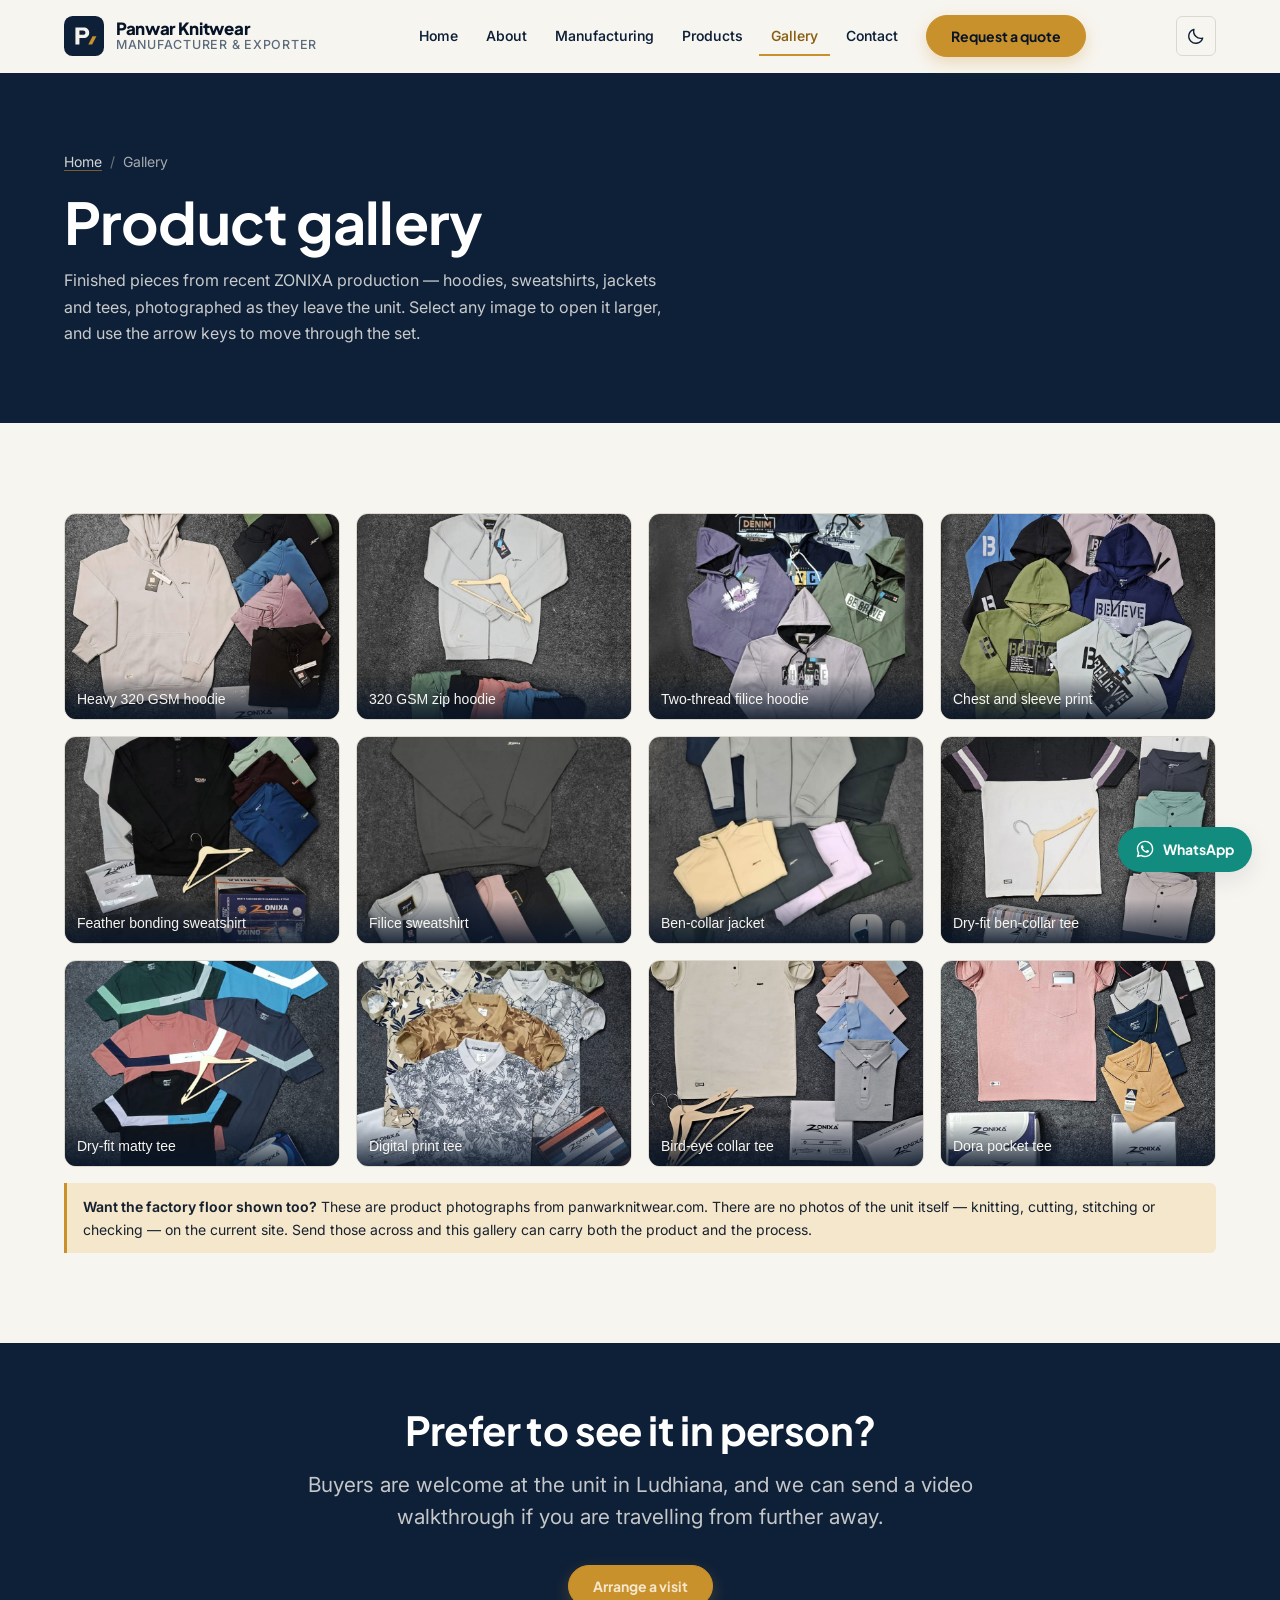
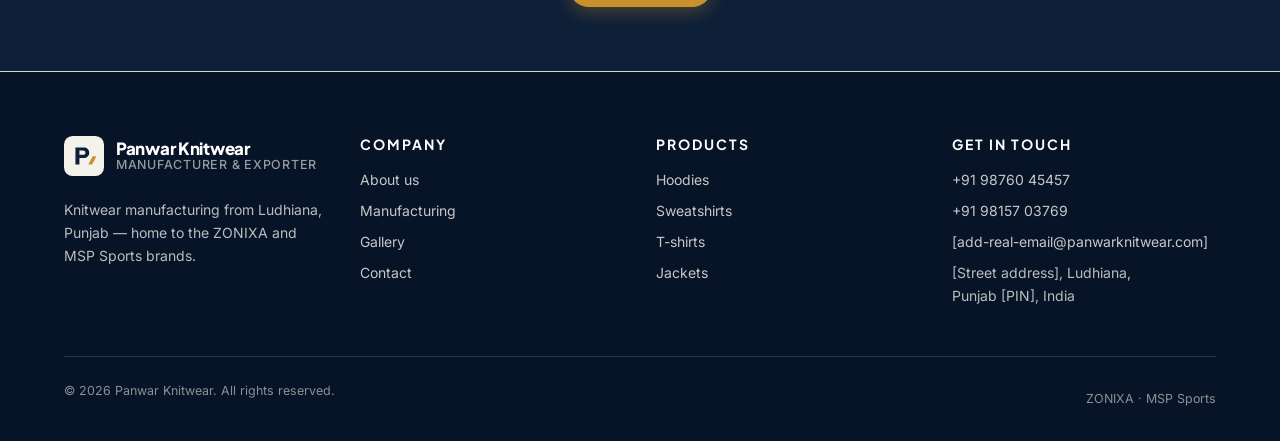
<file: gallery.html>
<!DOCTYPE html>
<html lang="en">
<head>
  <meta charset="utf-8">
  <meta name="viewport" content="width=device-width, initial-scale=1">
  <meta name="color-scheme" content="light dark">
  <title>Product Gallery — ZONIXA Knitwear by Panwar Knitwear, Ludhiana</title>
  <meta name="description" content="Photographs of finished ZONIXA knitwear from Panwar Knitwear, Ludhiana — 320 GSM hoodies, two-thread filice hoods, bonded sweatshirts, ben-collar jackets and dry-fit t-shirts.">
  <link rel="icon" href="assets/icons/favicon.svg" type="image/svg+xml">
  <link rel="preconnect" href="https://fonts.googleapis.com">
  <link rel="preconnect" href="https://fonts.gstatic.com" crossorigin>
  <link rel="stylesheet" href="https://fonts.googleapis.com/css2?family=Inter:wght@400;500;600&family=Plus+Jakarta+Sans:wght@600;700;800&display=swap">
  <link rel="stylesheet" href="css/styles.css">
  <link rel="stylesheet" href="css/components.css">
  <script>
    /* Applies a saved theme choice before first paint so the page never flashes. */
    (function () {
      try {
        var saved = localStorage.getItem('pk-theme');
        if (saved === 'dark' || saved === 'light') {
          document.documentElement.setAttribute('data-theme', saved);
        }
      } catch (e) {}
    })();
  </script>
</head>
<body>
  <a class="skip-link" href="#main">Skip to main content</a>

  <header class="site-header">
    <div class="container site-header__inner">
      <a class="brand" href="index.html">
        <img class="brand__mark" src="assets/images/logo.svg" alt="" width="40" height="40">
        <span class="brand__name">Panwar Knitwear
          <span class="brand__tagline">Manufacturer &amp; exporter</span>
        </span>
      </a>
      <nav class="site-nav" id="site-nav" aria-label="Primary">
        <ul class="site-nav__list">
          <li><a class="site-nav__link" href="index.html">Home</a></li>
          <li><a class="site-nav__link" href="about.html">About</a></li>
          <li><a class="site-nav__link" href="manufacturing.html">Manufacturing</a></li>
          <li><a class="site-nav__link" href="products.html">Products</a></li>
          <li><a class="site-nav__link" href="gallery.html" aria-current="page">Gallery</a></li>
          <li><a class="site-nav__link" href="contact.html">Contact</a></li>
          <li class="site-nav__cta"><a class="btn btn--primary" href="contact.html#inquiry">Request a quote</a></li>
        </ul>
      </nav>

      <div class="header-actions">
        <button class="theme-toggle" type="button" data-theme-toggle aria-pressed="false"
                title="Switch to dark theme">
          <svg class="theme-toggle__moon" viewBox="0 0 24 24" aria-hidden="true">
            <path d="M20 14.5A8.5 8.5 0 0 1 9.5 4a8.5 8.5 0 1 0 10.5 10.5Z"/>
          </svg>
          <svg class="theme-toggle__sun" viewBox="0 0 24 24" aria-hidden="true">
            <circle cx="12" cy="12" r="4.2"/>
            <path d="M12 2.5v2.2M12 19.3v2.2M4.2 4.2l1.6 1.6M18.2 18.2l1.6 1.6M2.5 12h2.2M19.3 12h2.2M4.2 19.8l1.6-1.6M18.2 5.8l1.6-1.6"/>
          </svg>
          <span class="visually-hidden" data-theme-toggle-label>Switch to dark theme</span>
        </button>

        <button class="nav-toggle" type="button" data-nav-toggle aria-expanded="false" aria-controls="site-nav">
          <span class="nav-toggle__bars" aria-hidden="true"></span>
          <span class="nav-toggle__label">Menu</span>
        </button>
      </div>
    </div>
  </header>

  <main id="main">
    <section class="page-hero">
      <div class="container">
        <nav class="breadcrumbs" aria-label="Breadcrumb">
          <ol>
            <li><a href="index.html">Home</a></li>
            <li aria-current="page">Gallery</li>
          </ol>
        </nav>
        <h1>Product gallery</h1>
        <p>Finished pieces from recent ZONIXA production — hoodies, sweatshirts, jackets and tees,
          photographed as they leave the unit. Select any image to open it larger, and use the arrow
          keys to move through the set.</p>
      </div>
    </section>

    <section class="section">
      <div class="container">
        <ul class="gallery-grid">
          <li>
            <button type="button" class="gallery-item" data-lightbox
                    data-full="assets/images/products/heavy-320-gsm-round-neck-hoodies-with-logo.jpg"
                    data-caption="ZONIXA heavy 320 GSM round-neck hoodie laid flat with folded colour options and branded packing">
              <img src="assets/images/products/heavy-320-gsm-round-neck-hoodies-with-logo.jpg"
                   alt="ZONIXA heavy 320 GSM round-neck hoodie laid flat with folded colour options and branded packing"
                   width="800" height="934" loading="lazy">
              <span class="gallery-item__caption">Heavy 320 GSM hoodie</span>
            </button>
          </li>
          <li>
            <button type="button" class="gallery-item" data-lightbox
                    data-full="assets/images/products/320-gsm-heavy-zip-hoodies.jpg"
                    data-caption="ZONIXA 320 GSM heavy zip-front hoodie">
              <img src="assets/images/products/320-gsm-heavy-zip-hoodies.jpg"
                   alt="ZONIXA 320 GSM heavy zip-front hoodie"
                   width="800" height="934" loading="lazy">
              <span class="gallery-item__caption">320 GSM zip hoodie</span>
            </button>
          </li>
          <li>
            <button type="button" class="gallery-item" data-lightbox
                    data-full="assets/images/products/two-thread-filice-round-neck-hoodies.jpg"
                    data-caption="ZONIXA two-thread filice round-neck hoodie">
              <img src="assets/images/products/two-thread-filice-round-neck-hoodies.jpg"
                   alt="ZONIXA two-thread filice round-neck hoodie"
                   width="800" height="934" loading="lazy">
              <span class="gallery-item__caption">Two-thread filice hoodie</span>
            </button>
          </li>
          <li>
            <button type="button" class="gallery-item" data-lightbox
                    data-full="assets/images/products/320-gsm-round-neck-hoodies-with-chest-and-sleeve-print.jpg"
                    data-caption="ZONIXA 320 GSM hoodie with chest and sleeve printing">
              <img src="assets/images/products/320-gsm-round-neck-hoodies-with-chest-and-sleeve-print.jpg"
                   alt="ZONIXA 320 GSM hoodie with chest and sleeve printing"
                   width="800" height="934" loading="lazy">
              <span class="gallery-item__caption">Chest and sleeve print</span>
            </button>
          </li>
          <li>
            <button type="button" class="gallery-item" data-lightbox
                    data-full="assets/images/products/feather-bonding-sweatshirts.jpg"
                    data-caption="ZONIXA feather bonding sweatshirt">
              <img src="assets/images/products/feather-bonding-sweatshirts.jpg"
                   alt="ZONIXA feather bonding sweatshirt"
                   width="800" height="934" loading="lazy">
              <span class="gallery-item__caption">Feather bonding sweatshirt</span>
            </button>
          </li>
          <li>
            <button type="button" class="gallery-item" data-lightbox
                    data-full="assets/images/products/round-neck-filice-sweatshirts.jpg"
                    data-caption="ZONIXA round-neck filice sweatshirt">
              <img src="assets/images/products/round-neck-filice-sweatshirts.jpg"
                   alt="ZONIXA round-neck filice sweatshirt"
                   width="800" height="934" loading="lazy">
              <span class="gallery-item__caption">Filice sweatshirt</span>
            </button>
          </li>
          <li>
            <button type="button" class="gallery-item" data-lightbox
                    data-full="assets/images/products/shape-bonding-ben-collar-jackets.jpg"
                    data-caption="ZONIXA shape bonding ben-collar jacket">
              <img src="assets/images/products/shape-bonding-ben-collar-jackets.jpg"
                   alt="ZONIXA shape bonding ben-collar jacket"
                   width="800" height="934" loading="lazy">
              <span class="gallery-item__caption">Ben-collar jacket</span>
            </button>
          </li>
          <li>
            <button type="button" class="gallery-item" data-lightbox
                    data-full="assets/images/products/dry-fit-ben-collar-half-sleeve-t-shirts.jpg"
                    data-caption="ZONIXA dry-fit ben-collar half sleeve t-shirt">
              <img src="assets/images/products/dry-fit-ben-collar-half-sleeve-t-shirts.jpg"
                   alt="ZONIXA dry-fit ben-collar half sleeve t-shirt"
                   width="800" height="934" loading="lazy">
              <span class="gallery-item__caption">Dry-fit ben-collar tee</span>
            </button>
          </li>
          <li>
            <button type="button" class="gallery-item" data-lightbox
                    data-full="assets/images/products/dry-fit-matty-round-neck-t-shirts.jpg"
                    data-caption="ZONIXA dry-fit matty round-neck t-shirt">
              <img src="assets/images/products/dry-fit-matty-round-neck-t-shirts.jpg"
                   alt="ZONIXA dry-fit matty round-neck t-shirt"
                   width="800" height="934" loading="lazy">
              <span class="gallery-item__caption">Dry-fit matty tee</span>
            </button>
          </li>
          <li>
            <button type="button" class="gallery-item" data-lightbox
                    data-full="assets/images/products/digital-print-t-shirts.jpg"
                    data-caption="ZONIXA digital print t-shirts">
              <img src="assets/images/products/digital-print-t-shirts.jpg"
                   alt="ZONIXA digital print t-shirts"
                   width="800" height="934" loading="lazy">
              <span class="gallery-item__caption">Digital print tee</span>
            </button>
          </li>
          <li>
            <button type="button" class="gallery-item" data-lightbox
                    data-full="assets/images/products/cotton-bird-eye-half-sleeve-2-piece-collar-t-shirts.jpg"
                    data-caption="ZONIXA cotton bird-eye half sleeve t-shirt with two-piece collar">
              <img src="assets/images/products/cotton-bird-eye-half-sleeve-2-piece-collar-t-shirts.jpg"
                   alt="ZONIXA cotton bird-eye half sleeve t-shirt with two-piece collar"
                   width="800" height="934" loading="lazy">
              <span class="gallery-item__caption">Bird-eye collar tee</span>
            </button>
          </li>
          <li>
            <button type="button" class="gallery-item" data-lightbox
                    data-full="assets/images/products/pc-colour-dora-pocket-half-sleeve-t-shirts.jpg"
                    data-caption="ZONIXA PC colour dora pocket half sleeve t-shirt">
              <img src="assets/images/products/pc-colour-dora-pocket-half-sleeve-t-shirts.jpg"
                   alt="ZONIXA PC colour dora pocket half sleeve t-shirt"
                   width="800" height="934" loading="lazy">
              <span class="gallery-item__caption">Dora pocket tee</span>
            </button>
          </li>
        </ul>

        <p class="placeholder-note"><strong>Want the factory floor shown too?</strong> These are
          product photographs from panwarknitwear.com. There are no photos of the unit itself —
          knitting, cutting, stitching or checking — on the current site. Send those across and this
          gallery can carry both the product and the process.</p>
      </div>
    </section>

    <section class="section section--tight section--inverse">
      <div class="container container--narrow text-center" data-animate>
        <h2>Prefer to see it in person?</h2>
        <p class="lead">Buyers are welcome at the unit in Ludhiana, and we can send a video
          walkthrough if you are travelling from further away.</p>
        <div class="actions" style="justify-content:center;">
          <a class="btn btn--primary" href="contact.html#inquiry">Arrange a visit</a>
        </div>
      </div>
    </section>
  </main>

  <footer class="site-footer">
    <div class="container">
      <div class="footer-grid">
        <div>
          <a class="brand" href="index.html">
            <img class="brand__mark" src="assets/images/logo-light.svg" alt="" width="40" height="40">
            <span class="brand__name">Panwar Knitwear
              <span class="brand__tagline">Manufacturer &amp; exporter</span>
            </span>
          </a>
          <p style="margin-top:1rem;">Knitwear manufacturing from Ludhiana, Punjab — home to the
            ZONIXA and MSP Sports brands.</p>
        </div>
        <nav aria-labelledby="footer-nav-heading">
          <h2 id="footer-nav-heading">Company</h2>
          <ul class="footer-list">
            <li><a href="about.html">About us</a></li>
            <li><a href="manufacturing.html">Manufacturing</a></li>
            <li><a href="gallery.html">Gallery</a></li>
            <li><a href="contact.html">Contact</a></li>
          </ul>
        </nav>
        <nav aria-labelledby="footer-products-heading">
          <h2 id="footer-products-heading">Products</h2>
          <ul class="footer-list">
            <li><a href="products.html?category=hoodies">Hoodies</a></li>
            <li><a href="products.html?category=sweatshirts">Sweatshirts</a></li>
            <li><a href="products.html?category=tshirts">T-shirts</a></li>
            <li><a href="products.html?category=jackets">Jackets</a></li>
          </ul>
        </nav>
        <div>
          <h2>Get in touch</h2>
          <ul class="footer-list">
            <li><a href="tel:+919876045457">+91 98760 45457</a></li>
            <li><a href="tel:+919815703769">+91 98157 03769</a></li>
            <li><a href="mailto:add-real-email@panwarknitwear.com">[add-real-email@panwarknitwear.com]</a></li>
            <li>[Street address], Ludhiana,<br>Punjab [PIN], India</li>
          </ul>
        </div>
      </div>
      <div class="footer-bottom">
        <p>&copy; <span data-current-year>2026</span> Panwar Knitwear. All rights reserved.</p>
        <p>ZONIXA · MSP Sports</p>
      </div>
    </div>
  </footer>

  <a class="whatsapp-fab" href="https://wa.me/919876045457?text=Hello%20Panwar%20Knitwear%2C%20I%20would%20like%20a%20quotation."
     target="_blank" rel="noopener">
    <svg viewBox="0 0 24 24" aria-hidden="true"><path d="M12.04 2C6.58 2 2.13 6.45 2.13 11.91c0 1.75.46 3.46 1.32 4.96L2 22l5.25-1.38a9.9 9.9 0 0 0 4.79 1.22h.01c5.46 0 9.91-4.45 9.91-9.91 0-2.65-1.03-5.14-2.9-7.01A9.82 9.82 0 0 0 12.04 2Zm0 18.15h-.01a8.2 8.2 0 0 1-4.19-1.15l-.3-.18-3.12.82.83-3.04-.2-.31a8.19 8.19 0 0 1-1.26-4.38c0-4.54 3.7-8.23 8.25-8.23 2.2 0 4.27.86 5.83 2.41a8.18 8.18 0 0 1 2.41 5.83c0 4.54-3.7 8.23-8.24 8.23Zm4.52-6.16c-.25-.12-1.47-.72-1.69-.81-.23-.08-.39-.12-.56.13-.16.24-.64.8-.79.97-.14.16-.29.18-.54.06-.25-.13-1.05-.39-1.99-1.23-.74-.66-1.23-1.47-1.38-1.72-.14-.25-.01-.38.11-.5.11-.11.25-.29.37-.43.13-.15.17-.25.25-.41.08-.17.04-.31-.02-.43-.06-.12-.56-1.34-.76-1.84-.2-.48-.4-.42-.56-.43h-.47c-.16 0-.43.06-.65.31-.22.25-.85.83-.85 2.03s.87 2.35.99 2.51c.12.16 1.71 2.61 4.14 3.66.58.25 1.03.4 1.38.51.58.19 1.11.16 1.53.1.47-.07 1.47-.6 1.68-1.18.21-.58.21-1.07.14-1.18-.06-.11-.22-.17-.47-.29Z"/></svg>
    <span class="whatsapp-fab__label">WhatsApp</span>
  </a>

  <script src="js/main.js" defer></script>
  <script src="js/gallery.js" defer></script>
</body>
</html>
</file>
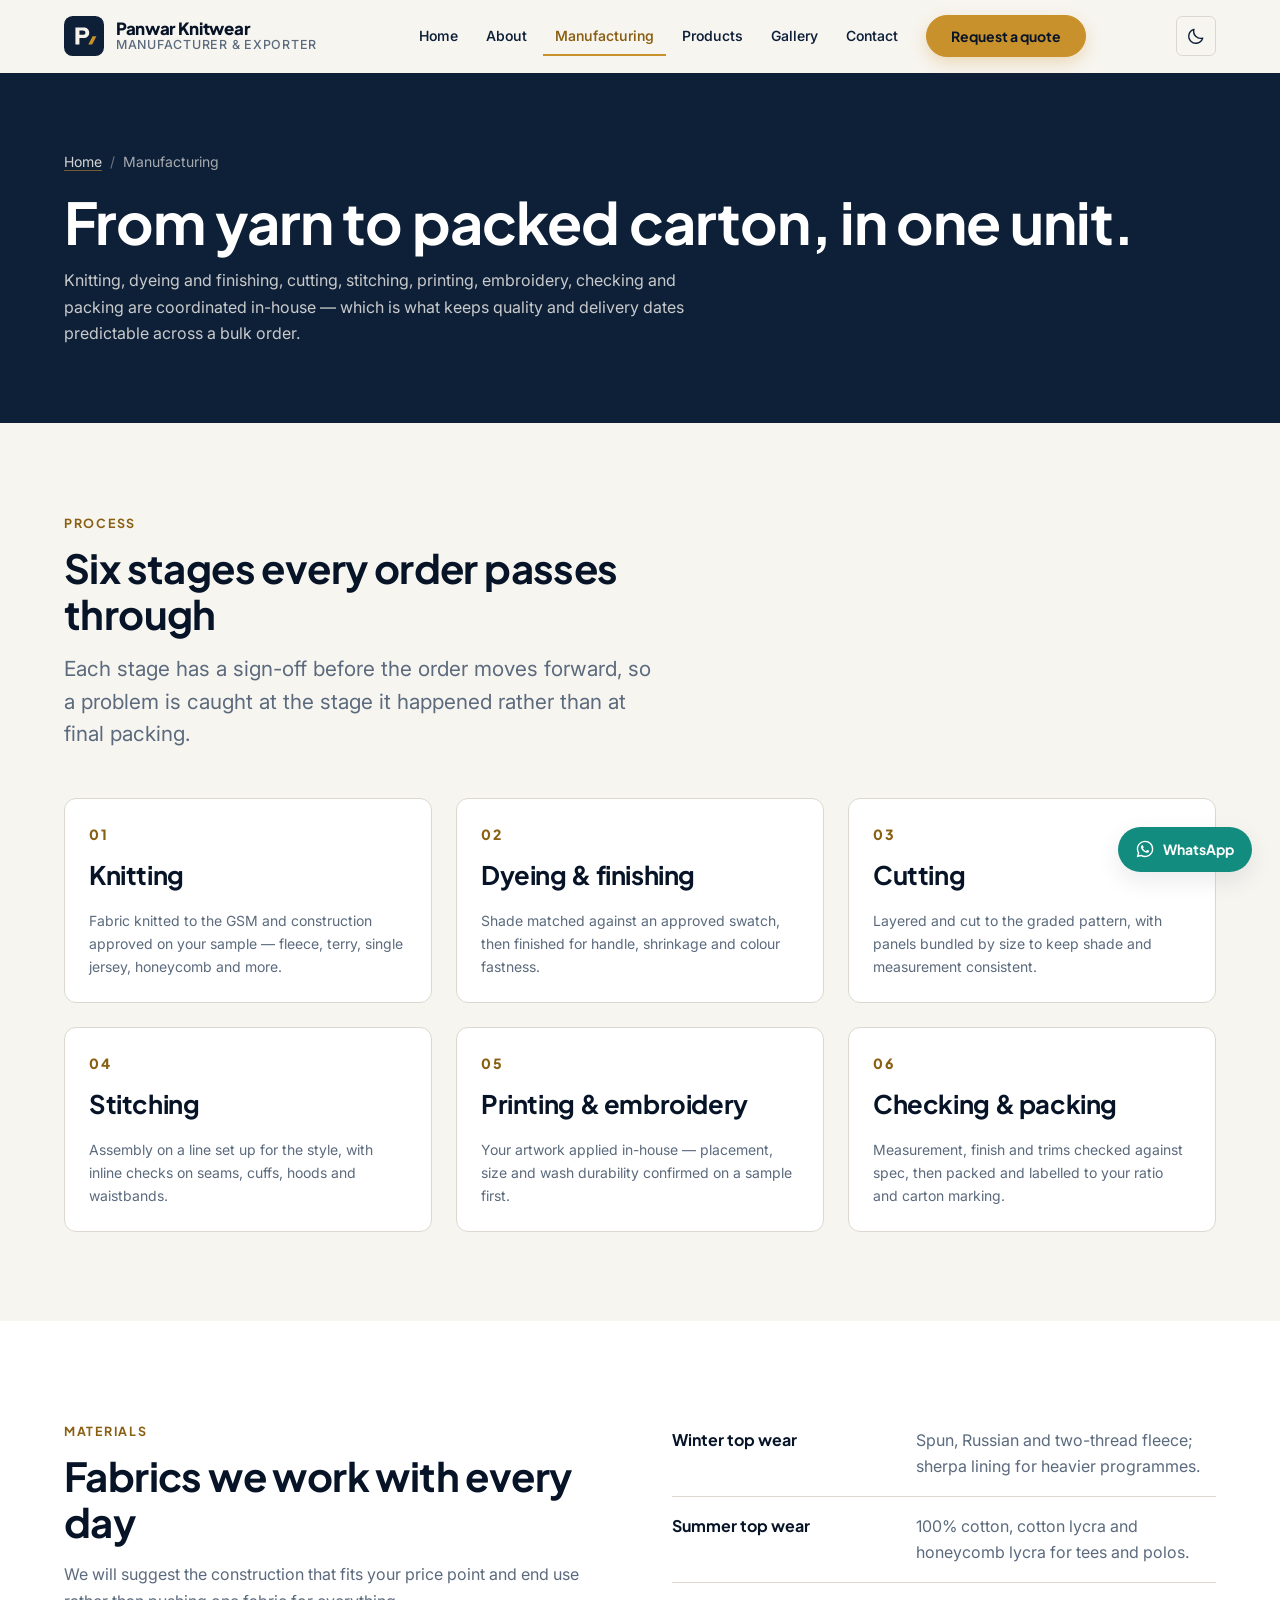
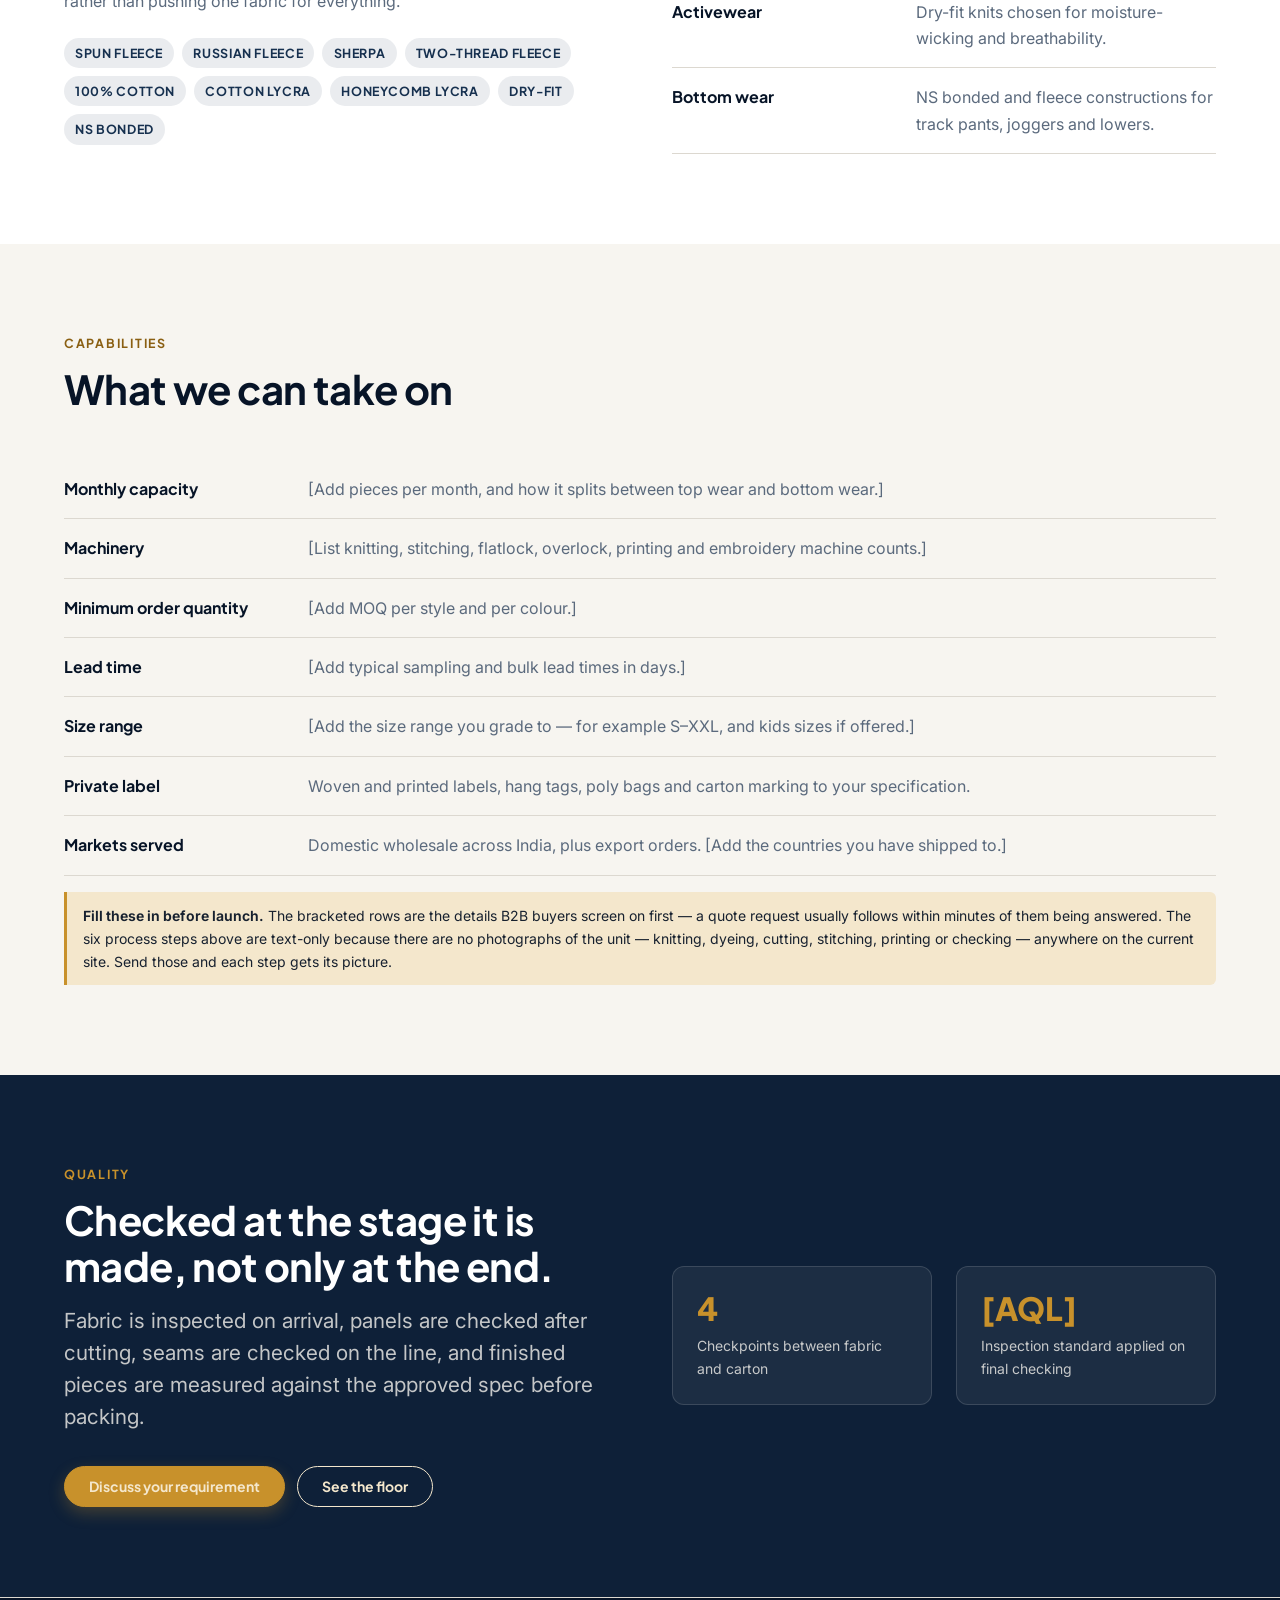
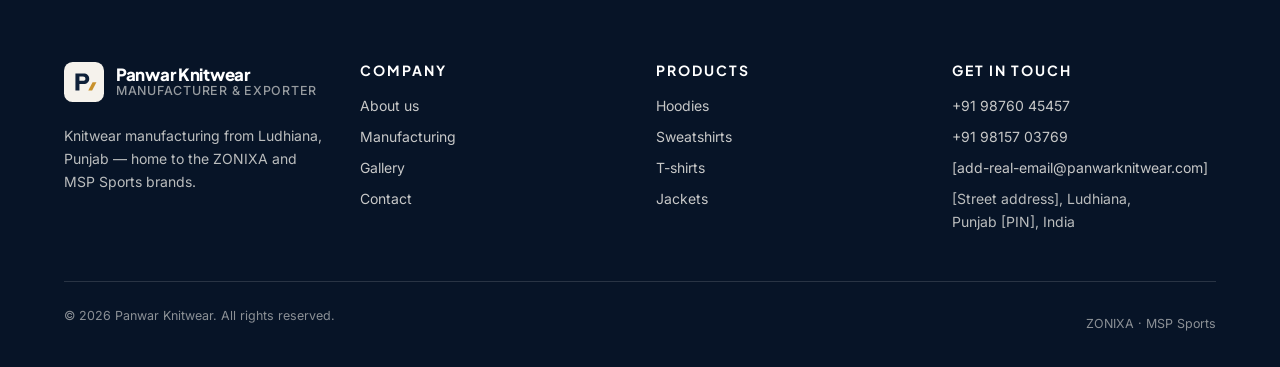
<file: manufacturing.html>
<!DOCTYPE html>
<html lang="en">
<head>
  <meta charset="utf-8">
  <meta name="viewport" content="width=device-width, initial-scale=1">
  <meta name="color-scheme" content="light dark">
  <title>Manufacturing &amp; Capabilities — Panwar Knitwear</title>
  <meta name="description" content="Knitting, dyeing, cutting, stitching, printing, embroidery and quality checking under one roof at Panwar Knitwear, Ludhiana. Fabrics, processes and private-label capabilities.">
  <link rel="icon" href="assets/icons/favicon.svg" type="image/svg+xml">
  <link rel="preconnect" href="https://fonts.googleapis.com">
  <link rel="preconnect" href="https://fonts.gstatic.com" crossorigin>
  <link rel="stylesheet" href="https://fonts.googleapis.com/css2?family=Inter:wght@400;500;600&family=Plus+Jakarta+Sans:wght@600;700;800&display=swap">
  <link rel="stylesheet" href="css/styles.css">
  <link rel="stylesheet" href="css/components.css">
  <script>
    /* Applies a saved theme choice before first paint so the page never flashes. */
    (function () {
      try {
        var saved = localStorage.getItem('pk-theme');
        if (saved === 'dark' || saved === 'light') {
          document.documentElement.setAttribute('data-theme', saved);
        }
      } catch (e) {}
    })();
  </script>
</head>
<body>
  <a class="skip-link" href="#main">Skip to main content</a>

  <header class="site-header">
    <div class="container site-header__inner">
      <a class="brand" href="index.html">
        <img class="brand__mark" src="assets/images/logo.svg" alt="" width="40" height="40">
        <span class="brand__name">Panwar Knitwear
          <span class="brand__tagline">Manufacturer &amp; exporter</span>
        </span>
      </a>
      <nav class="site-nav" id="site-nav" aria-label="Primary">
        <ul class="site-nav__list">
          <li><a class="site-nav__link" href="index.html">Home</a></li>
          <li><a class="site-nav__link" href="about.html">About</a></li>
          <li><a class="site-nav__link" href="manufacturing.html" aria-current="page">Manufacturing</a></li>
          <li><a class="site-nav__link" href="products.html">Products</a></li>
          <li><a class="site-nav__link" href="gallery.html">Gallery</a></li>
          <li><a class="site-nav__link" href="contact.html">Contact</a></li>
          <li class="site-nav__cta"><a class="btn btn--primary" href="contact.html#inquiry">Request a quote</a></li>
        </ul>
      </nav>

      <div class="header-actions">
        <button class="theme-toggle" type="button" data-theme-toggle aria-pressed="false"
                title="Switch to dark theme">
          <svg class="theme-toggle__moon" viewBox="0 0 24 24" aria-hidden="true">
            <path d="M20 14.5A8.5 8.5 0 0 1 9.5 4a8.5 8.5 0 1 0 10.5 10.5Z"/>
          </svg>
          <svg class="theme-toggle__sun" viewBox="0 0 24 24" aria-hidden="true">
            <circle cx="12" cy="12" r="4.2"/>
            <path d="M12 2.5v2.2M12 19.3v2.2M4.2 4.2l1.6 1.6M18.2 18.2l1.6 1.6M2.5 12h2.2M19.3 12h2.2M4.2 19.8l1.6-1.6M18.2 5.8l1.6-1.6"/>
          </svg>
          <span class="visually-hidden" data-theme-toggle-label>Switch to dark theme</span>
        </button>

        <button class="nav-toggle" type="button" data-nav-toggle aria-expanded="false" aria-controls="site-nav">
          <span class="nav-toggle__bars" aria-hidden="true"></span>
          <span class="nav-toggle__label">Menu</span>
        </button>
      </div>
    </div>
  </header>

  <main id="main">
    <section class="page-hero">
      <div class="container">
        <nav class="breadcrumbs" aria-label="Breadcrumb">
          <ol>
            <li><a href="index.html">Home</a></li>
            <li aria-current="page">Manufacturing</li>
          </ol>
        </nav>
        <h1>From yarn to packed carton, in one unit.</h1>
        <p>Knitting, dyeing and finishing, cutting, stitching, printing, embroidery, checking and
          packing are coordinated in-house — which is what keeps quality and delivery dates
          predictable across a bulk order.</p>
      </div>
    </section>

    <!-- ============================== Process =============================== -->
    <section class="section">
      <div class="container">
        <div class="section-head" data-animate>
          <span class="eyebrow">Process</span>
          <h2>Six stages every order passes through</h2>
          <p class="lead">Each stage has a sign-off before the order moves forward, so a problem is
            caught at the stage it happened rather than at final packing.</p>
        </div>

        <ol class="steps grid grid--3">
          <li data-animate>
            <article class="step">
              <span class="step__number"></span>
              <h3>Knitting</h3>
              <p class="card__text">Fabric knitted to the GSM and construction approved on your
                sample — fleece, terry, single jersey, honeycomb and more.</p>
            </article>
          </li>
          <li data-animate data-animate-delay="1">
            <article class="step">
              <span class="step__number"></span>
              <h3>Dyeing &amp; finishing</h3>
              <p class="card__text">Shade matched against an approved swatch, then finished for
                handle, shrinkage and colour fastness.</p>
            </article>
          </li>
          <li data-animate data-animate-delay="2">
            <article class="step">
              <span class="step__number"></span>
              <h3>Cutting</h3>
              <p class="card__text">Layered and cut to the graded pattern, with panels bundled by
                size to keep shade and measurement consistent.</p>
            </article>
          </li>
          <li data-animate>
            <article class="step">
              <span class="step__number"></span>
              <h3>Stitching</h3>
              <p class="card__text">Assembly on a line set up for the style, with inline checks on
                seams, cuffs, hoods and waistbands.</p>
            </article>
          </li>
          <li data-animate data-animate-delay="1">
            <article class="step">
              <span class="step__number"></span>
              <h3>Printing &amp; embroidery</h3>
              <p class="card__text">Your artwork applied in-house — placement, size and wash
                durability confirmed on a sample first.</p>
            </article>
          </li>
          <li data-animate data-animate-delay="2">
            <article class="step">
              <span class="step__number"></span>
              <h3>Checking &amp; packing</h3>
              <p class="card__text">Measurement, finish and trims checked against spec, then packed
                and labelled to your ratio and carton marking.</p>
            </article>
          </li>
        </ol>
      </div>
    </section>

    <!-- ============================== Fabrics =============================== -->
    <section class="section section--surface">
      <div class="container">
        <div class="split">
          <div data-animate>
            <span class="eyebrow">Materials</span>
            <h2>Fabrics we work with every day</h2>
            <p class="muted">We will suggest the construction that fits your price point and end use
              rather than pushing one fabric for everything.</p>
            <div class="tag-row" style="margin-top:1.5rem;">
              <span class="badge badge--navy">Spun fleece</span>
              <span class="badge badge--navy">Russian fleece</span>
              <span class="badge badge--navy">Sherpa</span>
              <span class="badge badge--navy">Two-thread fleece</span>
              <span class="badge badge--navy">100% cotton</span>
              <span class="badge badge--navy">Cotton lycra</span>
              <span class="badge badge--navy">Honeycomb lycra</span>
              <span class="badge badge--navy">Dry-fit</span>
              <span class="badge badge--navy">NS bonded</span>
            </div>
          </div>
          <div data-animate data-animate-delay="1">
            <dl class="spec-list">
              <div>
                <dt>Winter top wear</dt>
                <dd>Spun, Russian and two-thread fleece; sherpa lining for heavier programmes.</dd>
              </div>
              <div>
                <dt>Summer top wear</dt>
                <dd>100% cotton, cotton lycra and honeycomb lycra for tees and polos.</dd>
              </div>
              <div>
                <dt>Activewear</dt>
                <dd>Dry-fit knits chosen for moisture-wicking and breathability.</dd>
              </div>
              <div>
                <dt>Bottom wear</dt>
                <dd>NS bonded and fleece constructions for track pants, joggers and lowers.</dd>
              </div>
            </dl>
          </div>
        </div>
      </div>
    </section>

    <!-- ============================ Capabilities ============================ -->
    <section class="section">
      <div class="container">
        <div class="section-head" data-animate>
          <span class="eyebrow">Capabilities</span>
          <h2>What we can take on</h2>
        </div>
        <dl class="spec-list" data-animate>
          <div>
            <dt>Monthly capacity</dt>
            <dd>[Add pieces per month, and how it splits between top wear and bottom wear.]</dd>
          </div>
          <div>
            <dt>Machinery</dt>
            <dd>[List knitting, stitching, flatlock, overlock, printing and embroidery machine counts.]</dd>
          </div>
          <div>
            <dt>Minimum order quantity</dt>
            <dd>[Add MOQ per style and per colour.]</dd>
          </div>
          <div>
            <dt>Lead time</dt>
            <dd>[Add typical sampling and bulk lead times in days.]</dd>
          </div>
          <div>
            <dt>Size range</dt>
            <dd>[Add the size range you grade to — for example S–XXL, and kids sizes if offered.]</dd>
          </div>
          <div>
            <dt>Private label</dt>
            <dd>Woven and printed labels, hang tags, poly bags and carton marking to your
              specification.</dd>
          </div>
          <div>
            <dt>Markets served</dt>
            <dd>Domestic wholesale across India, plus export orders. [Add the countries you have
              shipped to.]</dd>
          </div>
        </dl>
        <p class="placeholder-note"><strong>Fill these in before launch.</strong> The bracketed rows
          are the details B2B buyers screen on first — a quote request usually follows within
          minutes of them being answered. The six process steps above are text-only because there
          are no photographs of the unit — knitting, dyeing, cutting, stitching, printing or
          checking — anywhere on the current site. Send those and each step gets its picture.</p>
      </div>
    </section>

    <!-- =============================== Quality ============================== -->
    <section class="section section--inverse">
      <div class="container">
        <div class="split">
          <div data-animate>
            <span class="eyebrow">Quality</span>
            <h2>Checked at the stage it is made, not only at the end.</h2>
            <p class="lead">Fabric is inspected on arrival, panels are checked after cutting, seams
              are checked on the line, and finished pieces are measured against the approved spec
              before packing.</p>
            <div class="actions">
              <a class="btn btn--primary" href="contact.html#inquiry">Discuss your requirement</a>
              <a class="btn btn--ghost" href="gallery.html">See the floor</a>
            </div>
          </div>
          <div class="stats split__media" data-animate data-animate-delay="1">
            <div class="stat">
              <span class="stat__value">4</span>
              <span class="stat__label">Checkpoints between fabric and carton</span>
            </div>
            <div class="stat">
              <span class="stat__value">[AQL]</span>
              <span class="stat__label">Inspection standard applied on final checking</span>
            </div>
          </div>
        </div>
      </div>
    </section>
  </main>

  <footer class="site-footer">
    <div class="container">
      <div class="footer-grid">
        <div>
          <a class="brand" href="index.html">
            <img class="brand__mark" src="assets/images/logo-light.svg" alt="" width="40" height="40">
            <span class="brand__name">Panwar Knitwear
              <span class="brand__tagline">Manufacturer &amp; exporter</span>
            </span>
          </a>
          <p style="margin-top:1rem;">Knitwear manufacturing from Ludhiana, Punjab — home to the
            ZONIXA and MSP Sports brands.</p>
        </div>
        <nav aria-labelledby="footer-nav-heading">
          <h2 id="footer-nav-heading">Company</h2>
          <ul class="footer-list">
            <li><a href="about.html">About us</a></li>
            <li><a href="manufacturing.html">Manufacturing</a></li>
            <li><a href="gallery.html">Gallery</a></li>
            <li><a href="contact.html">Contact</a></li>
          </ul>
        </nav>
        <nav aria-labelledby="footer-products-heading">
          <h2 id="footer-products-heading">Products</h2>
          <ul class="footer-list">
            <li><a href="products.html?category=hoodies">Hoodies</a></li>
            <li><a href="products.html?category=sweatshirts">Sweatshirts</a></li>
            <li><a href="products.html?category=tshirts">T-shirts</a></li>
            <li><a href="products.html?category=jackets">Jackets</a></li>
          </ul>
        </nav>
        <div>
          <h2>Get in touch</h2>
          <ul class="footer-list">
            <li><a href="tel:+919876045457">+91 98760 45457</a></li>
            <li><a href="tel:+919815703769">+91 98157 03769</a></li>
            <li><a href="mailto:add-real-email@panwarknitwear.com">[add-real-email@panwarknitwear.com]</a></li>
            <li>[Street address], Ludhiana,<br>Punjab [PIN], India</li>
          </ul>
        </div>
      </div>
      <div class="footer-bottom">
        <p>&copy; <span data-current-year>2026</span> Panwar Knitwear. All rights reserved.</p>
        <p>ZONIXA · MSP Sports</p>
      </div>
    </div>
  </footer>

  <a class="whatsapp-fab" href="https://wa.me/919876045457?text=Hello%20Panwar%20Knitwear%2C%20I%20would%20like%20a%20quotation."
     target="_blank" rel="noopener">
    <svg viewBox="0 0 24 24" aria-hidden="true"><path d="M12.04 2C6.58 2 2.13 6.45 2.13 11.91c0 1.75.46 3.46 1.32 4.96L2 22l5.25-1.38a9.9 9.9 0 0 0 4.79 1.22h.01c5.46 0 9.91-4.45 9.91-9.91 0-2.65-1.03-5.14-2.9-7.01A9.82 9.82 0 0 0 12.04 2Zm0 18.15h-.01a8.2 8.2 0 0 1-4.19-1.15l-.3-.18-3.12.82.83-3.04-.2-.31a8.19 8.19 0 0 1-1.26-4.38c0-4.54 3.7-8.23 8.25-8.23 2.2 0 4.27.86 5.83 2.41a8.18 8.18 0 0 1 2.41 5.83c0 4.54-3.7 8.23-8.24 8.23Zm4.52-6.16c-.25-.12-1.47-.72-1.69-.81-.23-.08-.39-.12-.56.13-.16.24-.64.8-.79.97-.14.16-.29.18-.54.06-.25-.13-1.05-.39-1.99-1.23-.74-.66-1.23-1.47-1.38-1.72-.14-.25-.01-.38.11-.5.11-.11.25-.29.37-.43.13-.15.17-.25.25-.41.08-.17.04-.31-.02-.43-.06-.12-.56-1.34-.76-1.84-.2-.48-.4-.42-.56-.43h-.47c-.16 0-.43.06-.65.31-.22.25-.85.83-.85 2.03s.87 2.35.99 2.51c.12.16 1.71 2.61 4.14 3.66.58.25 1.03.4 1.38.51.58.19 1.11.16 1.53.1.47-.07 1.47-.6 1.68-1.18.21-.58.21-1.07.14-1.18-.06-.11-.22-.17-.47-.29Z"/></svg>
    <span class="whatsapp-fab__label">WhatsApp</span>
  </a>

  <script src="js/main.js" defer></script>
</body>
</html>
</file>
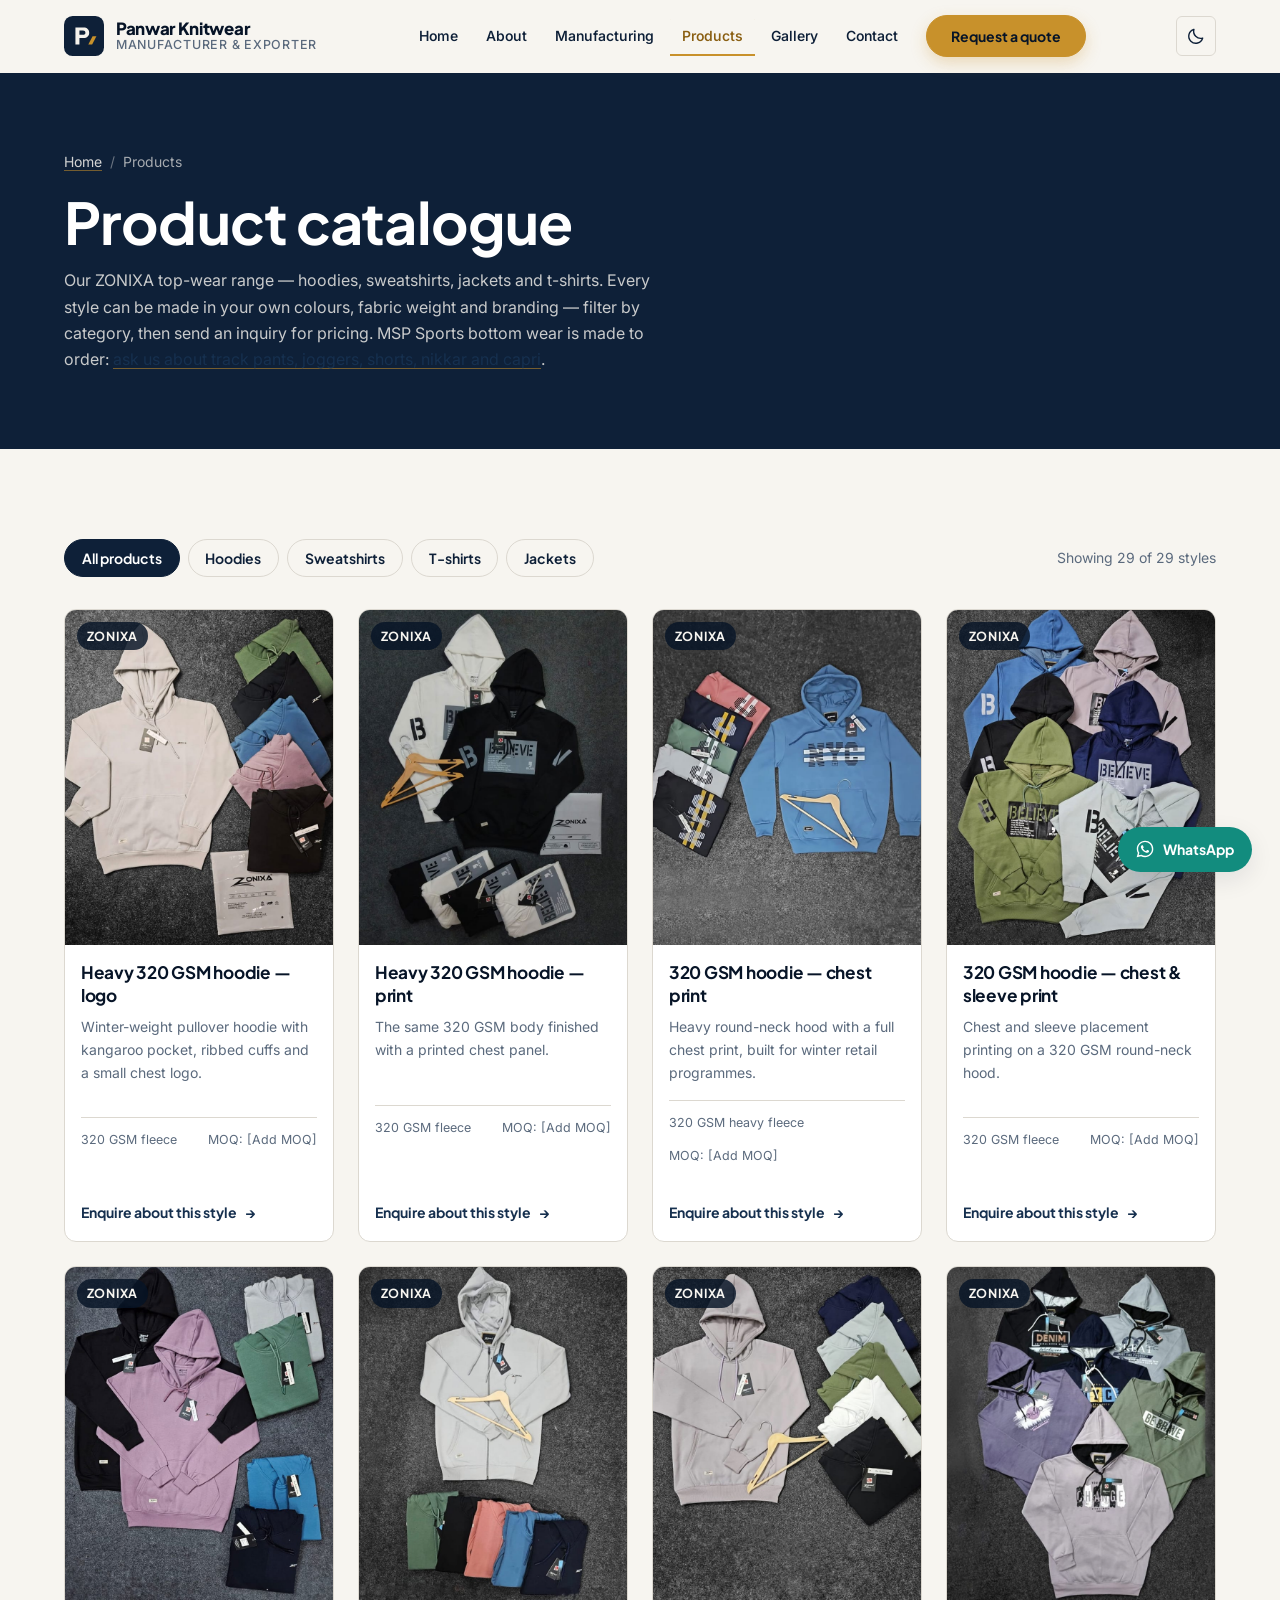
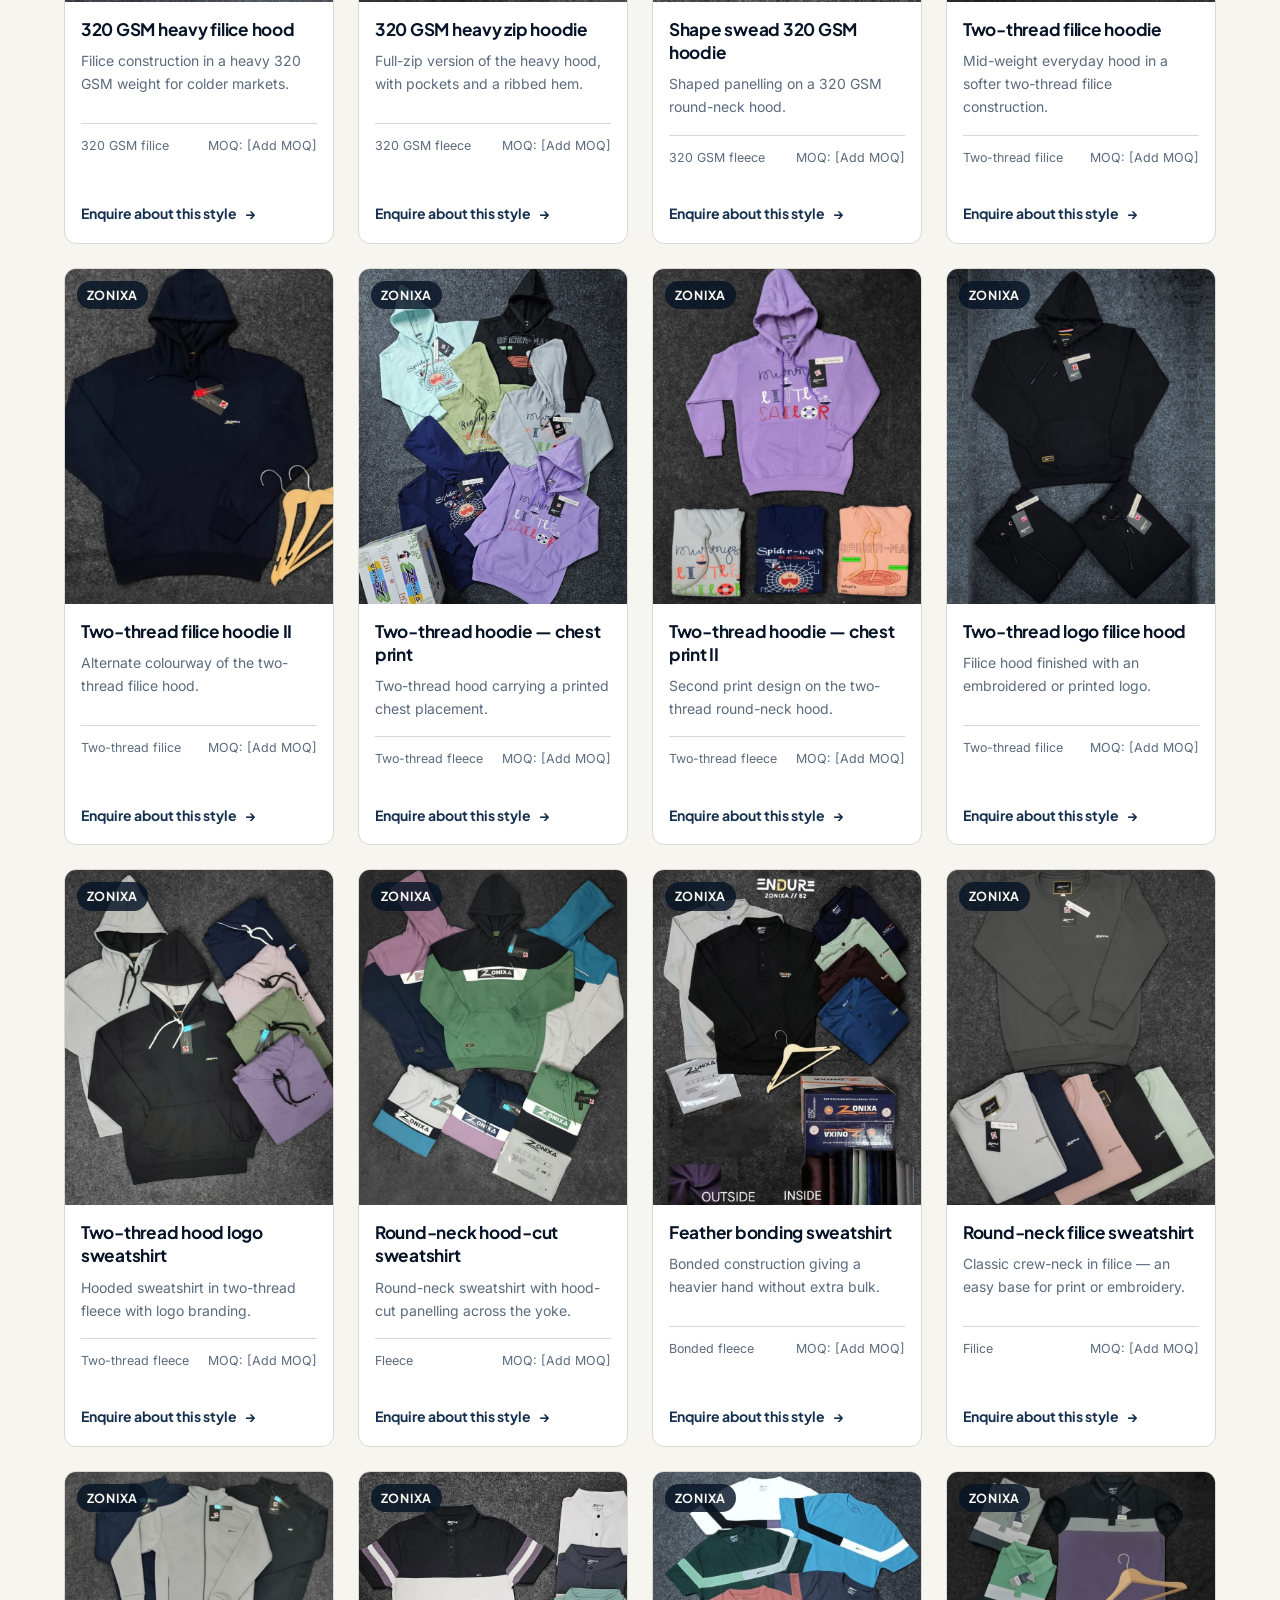
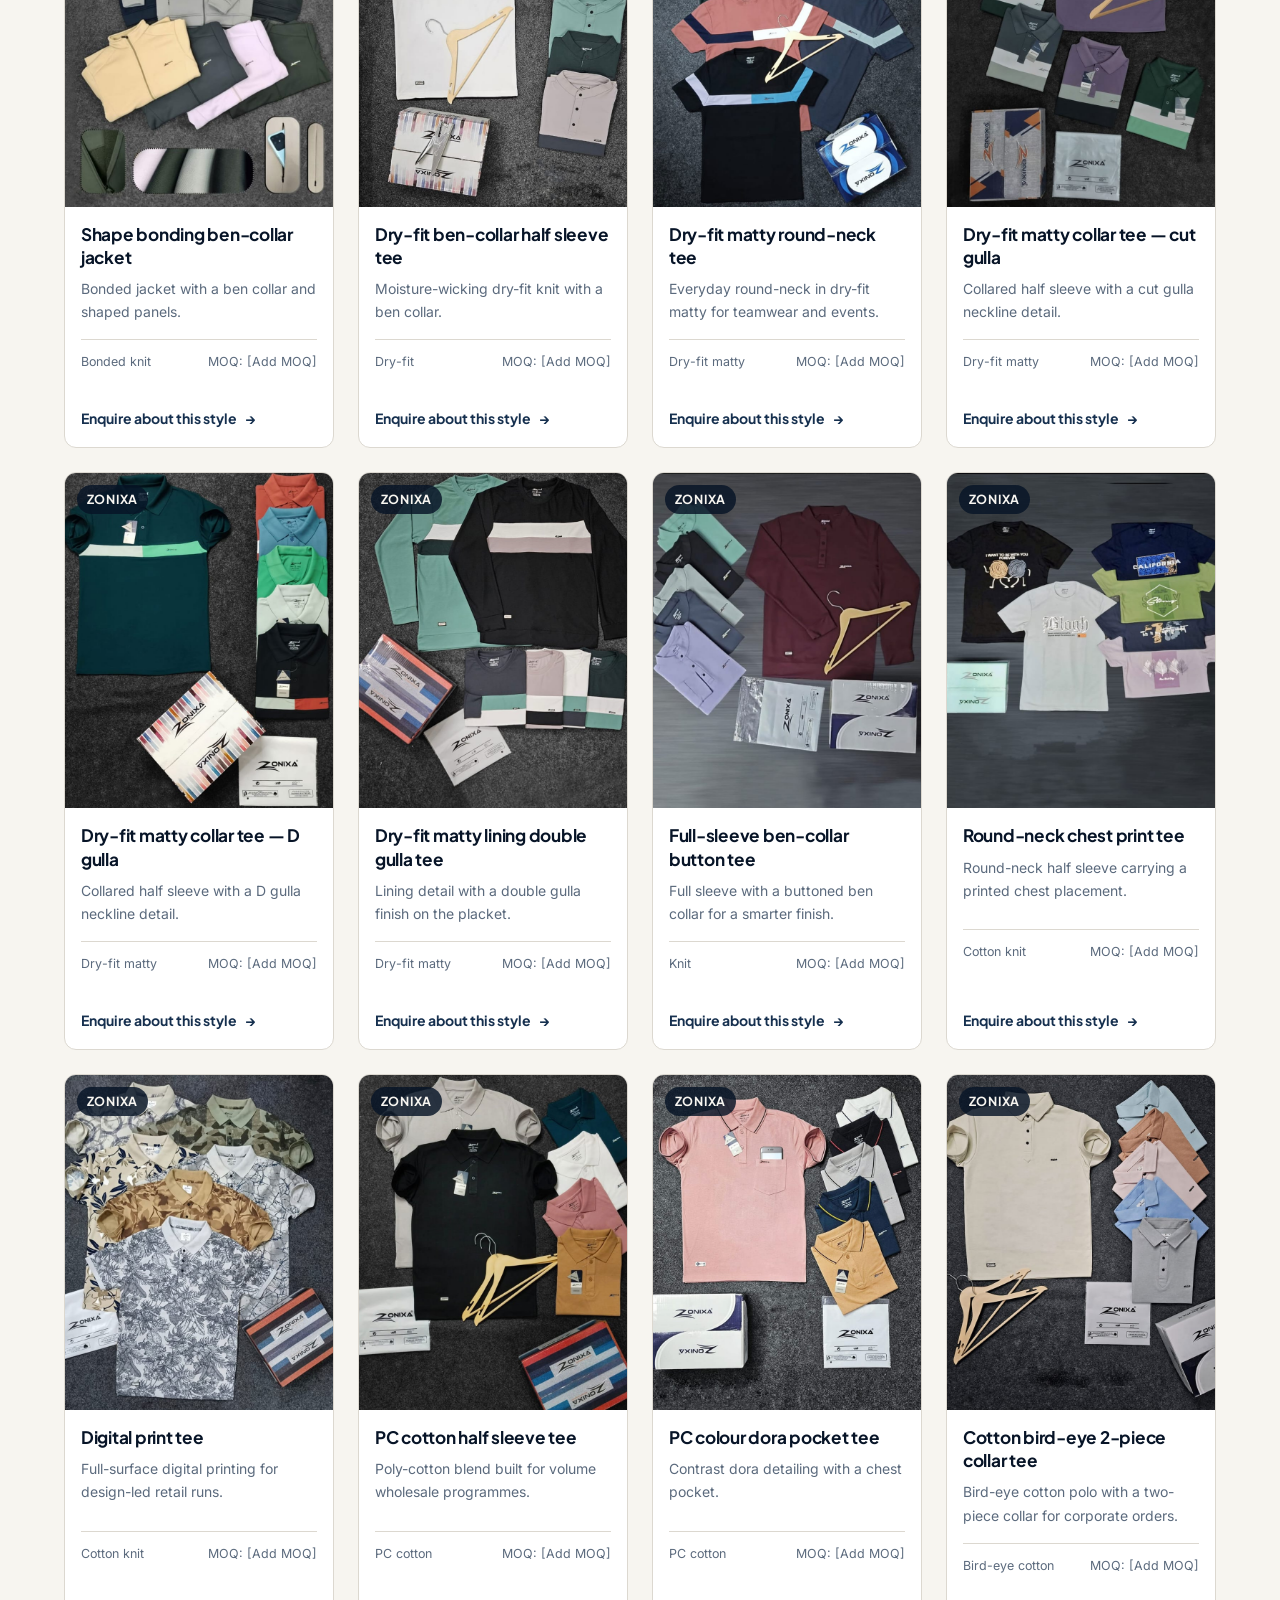
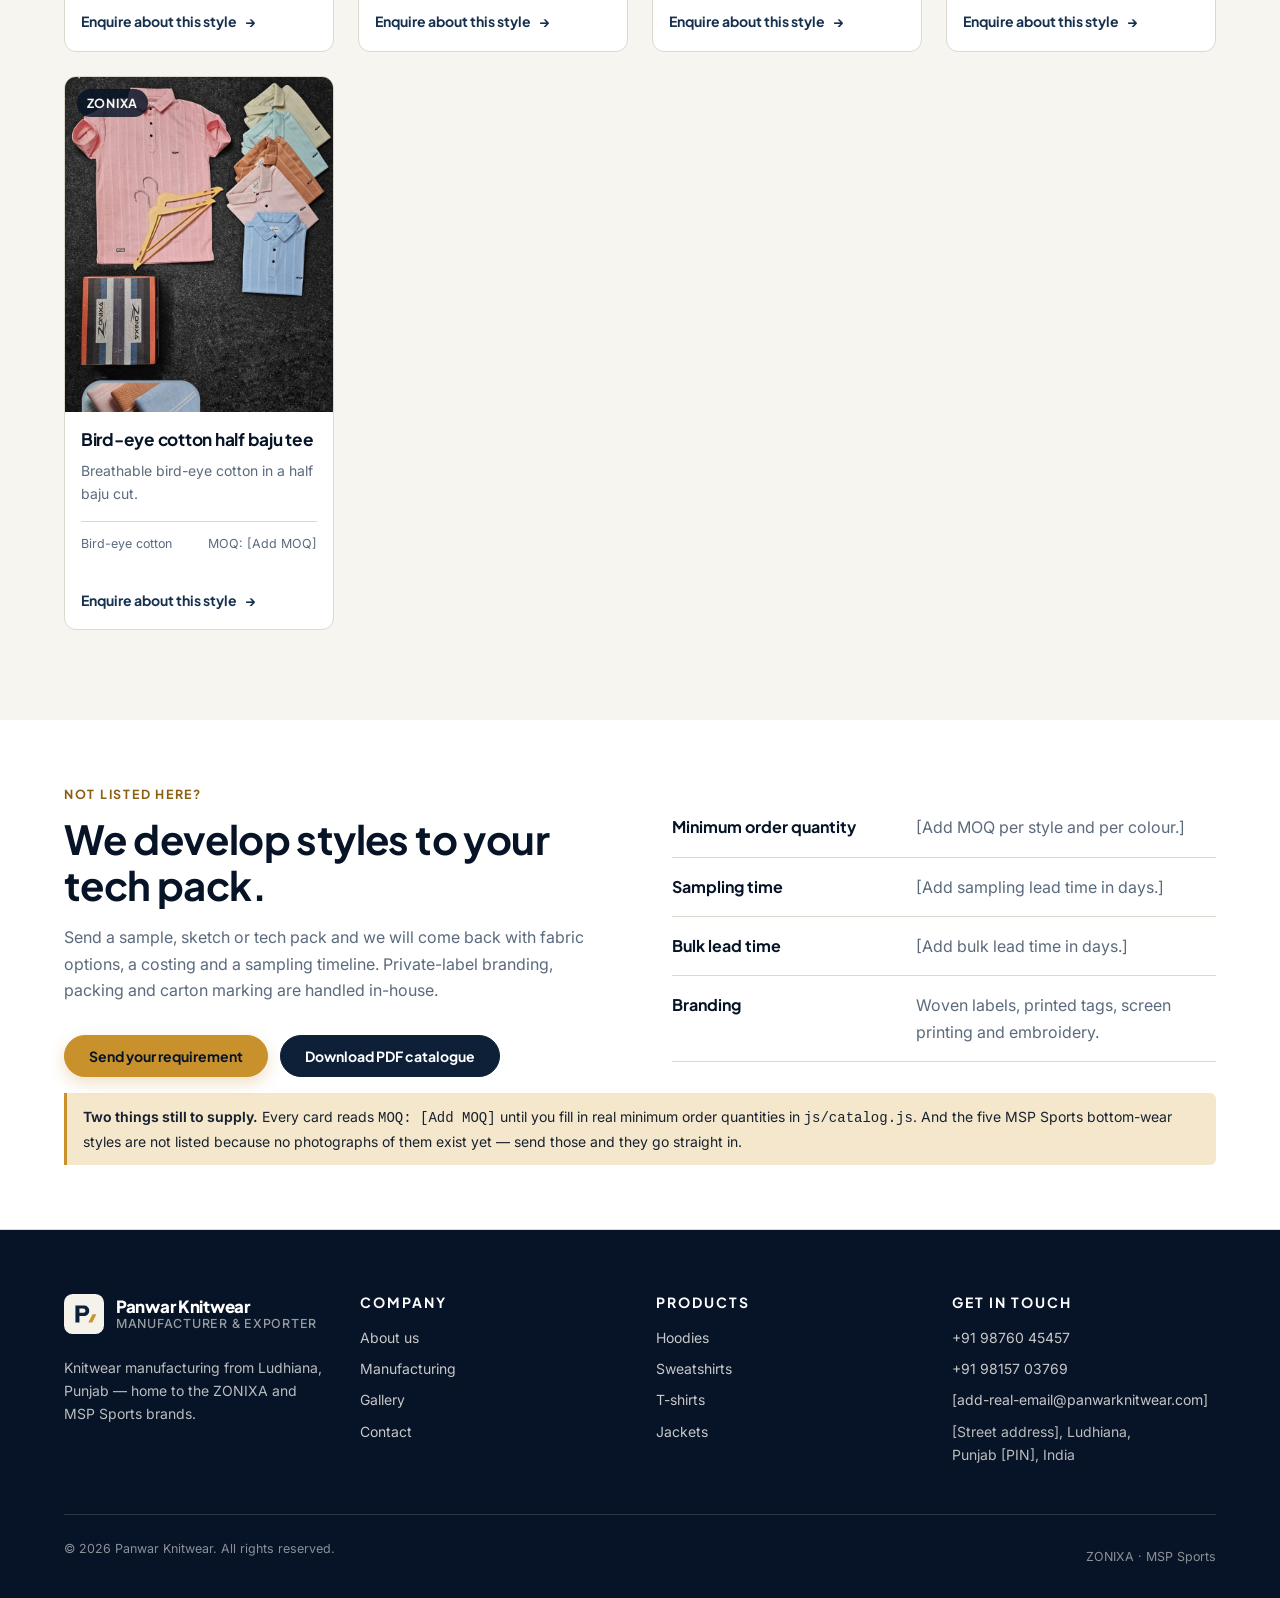
<file: products.html>
<!DOCTYPE html>
<html lang="en">
<head>
  <meta charset="utf-8">
  <meta name="viewport" content="width=device-width, initial-scale=1">
  <meta name="color-scheme" content="light dark">
  <title>Product Catalogue — Hoodies, Sweatshirts &amp; T-shirts | Panwar Knitwear</title>
  <meta name="description" content="Browse the Panwar Knitwear bulk catalogue: 320 GSM hoodies, two-thread filice hoods, bonded sweatshirts, ben-collar jackets and dry-fit t-shirts under the ZONIXA brand. Filter by category and request a quote.">
  <link rel="icon" href="assets/icons/favicon.svg" type="image/svg+xml">
  <link rel="preconnect" href="https://fonts.googleapis.com">
  <link rel="preconnect" href="https://fonts.gstatic.com" crossorigin>
  <link rel="stylesheet" href="https://fonts.googleapis.com/css2?family=Inter:wght@400;500;600&family=Plus+Jakarta+Sans:wght@600;700;800&display=swap">
  <link rel="stylesheet" href="css/styles.css">
  <link rel="stylesheet" href="css/components.css">
  <script>
    /* Applies a saved theme choice before first paint so the page never flashes. */
    (function () {
      try {
        var saved = localStorage.getItem('pk-theme');
        if (saved === 'dark' || saved === 'light') {
          document.documentElement.setAttribute('data-theme', saved);
        }
      } catch (e) {}
    })();
  </script>
</head>
<body>
  <a class="skip-link" href="#main">Skip to main content</a>

  <header class="site-header">
    <div class="container site-header__inner">
      <a class="brand" href="index.html">
        <img class="brand__mark" src="assets/images/logo.svg" alt="" width="40" height="40">
        <span class="brand__name">Panwar Knitwear
          <span class="brand__tagline">Manufacturer &amp; exporter</span>
        </span>
      </a>
      <nav class="site-nav" id="site-nav" aria-label="Primary">
        <ul class="site-nav__list">
          <li><a class="site-nav__link" href="index.html">Home</a></li>
          <li><a class="site-nav__link" href="about.html">About</a></li>
          <li><a class="site-nav__link" href="manufacturing.html">Manufacturing</a></li>
          <li><a class="site-nav__link" href="products.html" aria-current="page">Products</a></li>
          <li><a class="site-nav__link" href="gallery.html">Gallery</a></li>
          <li><a class="site-nav__link" href="contact.html">Contact</a></li>
          <li class="site-nav__cta"><a class="btn btn--primary" href="contact.html#inquiry">Request a quote</a></li>
        </ul>
      </nav>

      <div class="header-actions">
        <button class="theme-toggle" type="button" data-theme-toggle aria-pressed="false"
                title="Switch to dark theme">
          <svg class="theme-toggle__moon" viewBox="0 0 24 24" aria-hidden="true">
            <path d="M20 14.5A8.5 8.5 0 0 1 9.5 4a8.5 8.5 0 1 0 10.5 10.5Z"/>
          </svg>
          <svg class="theme-toggle__sun" viewBox="0 0 24 24" aria-hidden="true">
            <circle cx="12" cy="12" r="4.2"/>
            <path d="M12 2.5v2.2M12 19.3v2.2M4.2 4.2l1.6 1.6M18.2 18.2l1.6 1.6M2.5 12h2.2M19.3 12h2.2M4.2 19.8l1.6-1.6M18.2 5.8l1.6-1.6"/>
          </svg>
          <span class="visually-hidden" data-theme-toggle-label>Switch to dark theme</span>
        </button>

        <button class="nav-toggle" type="button" data-nav-toggle aria-expanded="false" aria-controls="site-nav">
          <span class="nav-toggle__bars" aria-hidden="true"></span>
          <span class="nav-toggle__label">Menu</span>
        </button>
      </div>
    </div>
  </header>

  <main id="main">
    <section class="page-hero">
      <div class="container">
        <nav class="breadcrumbs" aria-label="Breadcrumb">
          <ol>
            <li><a href="index.html">Home</a></li>
            <li aria-current="page">Products</li>
          </ol>
        </nav>
        <h1>Product catalogue</h1>
        <p>Our ZONIXA top-wear range — hoodies, sweatshirts, jackets and t-shirts. Every style can be
          made in your own colours, fabric weight and branding — filter by category, then send an
          inquiry for pricing. MSP Sports bottom wear is made to order:
          <a href="contact.html?product=bottoms#inquiry">ask us about track pants, joggers, shorts,
          nikkar and capri</a>.</p>
      </div>
    </section>

    <section class="section">
      <div class="container">
        <div class="catalog-toolbar">
          <div>
            <h2 id="filters-heading" class="visually-hidden">Filter products by category</h2>
            <div class="filters" id="catalog-filters" role="group" aria-labelledby="filters-heading">
              <!-- Filter buttons are rendered by js/catalog.js -->
            </div>
          </div>
          <p class="catalog-count" id="catalog-count" role="status" aria-live="polite"></p>
        </div>

        <ul class="product-grid" id="product-grid">
          <!-- Product cards are rendered by js/catalog.js — edit the PRODUCTS array there -->
        </ul>

        <p class="catalog-empty" id="catalog-empty" hidden>
          No styles match that category yet. <a href="contact.html#inquiry">Tell us what you need</a>
          and we will quote it.
        </p>

        <noscript>
          <p class="catalog-empty">This catalogue needs JavaScript to display and filter styles.
            Please <a href="contact.html">contact us</a> and we will email the full range, or
            <a href="assets/panwar-knitwear-catalogue.pdf">download the PDF catalogue</a>.</p>
        </noscript>
      </div>
    </section>

    <section class="section section--tight section--surface">
      <div class="container">
        <div class="split">
          <div data-animate>
            <span class="eyebrow">Not listed here?</span>
            <h2>We develop styles to your tech pack.</h2>
            <p class="muted">Send a sample, sketch or tech pack and we will come back with fabric
              options, a costing and a sampling timeline. Private-label branding, packing and carton
              marking are handled in-house.</p>
            <div class="actions">
              <a class="btn btn--primary" href="contact.html#inquiry">Send your requirement</a>
              <a class="btn btn--secondary" href="assets/panwar-knitwear-catalogue.pdf" download>Download PDF catalogue</a>
            </div>
          </div>
          <div data-animate data-animate-delay="1">
            <dl class="spec-list">
              <div>
                <dt>Minimum order quantity</dt>
                <dd>[Add MOQ per style and per colour.]</dd>
              </div>
              <div>
                <dt>Sampling time</dt>
                <dd>[Add sampling lead time in days.]</dd>
              </div>
              <div>
                <dt>Bulk lead time</dt>
                <dd>[Add bulk lead time in days.]</dd>
              </div>
              <div>
                <dt>Branding</dt>
                <dd>Woven labels, printed tags, screen printing and embroidery.</dd>
              </div>
            </dl>
          </div>
        </div>
        <p class="placeholder-note"><strong>Two things still to supply.</strong> Every card reads
          <code>MOQ: [Add MOQ]</code> until you fill in real minimum order quantities in
          <code>js/catalog.js</code>. And the five MSP Sports bottom-wear styles are not listed
          because no photographs of them exist yet — send those and they go straight in.</p>
      </div>
    </section>
  </main>

  <footer class="site-footer">
    <div class="container">
      <div class="footer-grid">
        <div>
          <a class="brand" href="index.html">
            <img class="brand__mark" src="assets/images/logo-light.svg" alt="" width="40" height="40">
            <span class="brand__name">Panwar Knitwear
              <span class="brand__tagline">Manufacturer &amp; exporter</span>
            </span>
          </a>
          <p style="margin-top:1rem;">Knitwear manufacturing from Ludhiana, Punjab — home to the
            ZONIXA and MSP Sports brands.</p>
        </div>
        <nav aria-labelledby="footer-nav-heading">
          <h2 id="footer-nav-heading">Company</h2>
          <ul class="footer-list">
            <li><a href="about.html">About us</a></li>
            <li><a href="manufacturing.html">Manufacturing</a></li>
            <li><a href="gallery.html">Gallery</a></li>
            <li><a href="contact.html">Contact</a></li>
          </ul>
        </nav>
        <nav aria-labelledby="footer-products-heading">
          <h2 id="footer-products-heading">Products</h2>
          <ul class="footer-list">
            <li><a href="products.html?category=hoodies">Hoodies</a></li>
            <li><a href="products.html?category=sweatshirts">Sweatshirts</a></li>
            <li><a href="products.html?category=tshirts">T-shirts</a></li>
            <li><a href="products.html?category=jackets">Jackets</a></li>
          </ul>
        </nav>
        <div>
          <h2>Get in touch</h2>
          <ul class="footer-list">
            <li><a href="tel:+919876045457">+91 98760 45457</a></li>
            <li><a href="tel:+919815703769">+91 98157 03769</a></li>
            <li><a href="mailto:add-real-email@panwarknitwear.com">[add-real-email@panwarknitwear.com]</a></li>
            <li>[Street address], Ludhiana,<br>Punjab [PIN], India</li>
          </ul>
        </div>
      </div>
      <div class="footer-bottom">
        <p>&copy; <span data-current-year>2026</span> Panwar Knitwear. All rights reserved.</p>
        <p>ZONIXA · MSP Sports</p>
      </div>
    </div>
  </footer>

  <a class="whatsapp-fab" href="https://wa.me/919876045457?text=Hello%20Panwar%20Knitwear%2C%20I%20would%20like%20a%20quotation."
     target="_blank" rel="noopener">
    <svg viewBox="0 0 24 24" aria-hidden="true"><path d="M12.04 2C6.58 2 2.13 6.45 2.13 11.91c0 1.75.46 3.46 1.32 4.96L2 22l5.25-1.38a9.9 9.9 0 0 0 4.79 1.22h.01c5.46 0 9.91-4.45 9.91-9.91 0-2.65-1.03-5.14-2.9-7.01A9.82 9.82 0 0 0 12.04 2Zm0 18.15h-.01a8.2 8.2 0 0 1-4.19-1.15l-.3-.18-3.12.82.83-3.04-.2-.31a8.19 8.19 0 0 1-1.26-4.38c0-4.54 3.7-8.23 8.25-8.23 2.2 0 4.27.86 5.83 2.41a8.18 8.18 0 0 1 2.41 5.83c0 4.54-3.7 8.23-8.24 8.23Zm4.52-6.16c-.25-.12-1.47-.72-1.69-.81-.23-.08-.39-.12-.56.13-.16.24-.64.8-.79.97-.14.16-.29.18-.54.06-.25-.13-1.05-.39-1.99-1.23-.74-.66-1.23-1.47-1.38-1.72-.14-.25-.01-.38.11-.5.11-.11.25-.29.37-.43.13-.15.17-.25.25-.41.08-.17.04-.31-.02-.43-.06-.12-.56-1.34-.76-1.84-.2-.48-.4-.42-.56-.43h-.47c-.16 0-.43.06-.65.31-.22.25-.85.83-.85 2.03s.87 2.35.99 2.51c.12.16 1.71 2.61 4.14 3.66.58.25 1.03.4 1.38.51.58.19 1.11.16 1.53.1.47-.07 1.47-.6 1.68-1.18.21-.58.21-1.07.14-1.18-.06-.11-.22-.17-.47-.29Z"/></svg>
    <span class="whatsapp-fab__label">WhatsApp</span>
  </a>

  <script src="js/main.js" defer></script>
  <script src="js/catalog.js" defer></script>
</body>
</html>
</file>
<file: css/styles.css>
/* ==========================================================================
   Panwar Knitwear — styles.css
   Global tokens, reset, typography, layout, sections, utilities.
   Component styles (nav, cards, forms, lightbox…) live in components.css.
   To restyle the whole site, edit the custom properties in :root below.

   THEMING: :root holds the light theme. The dark theme re-declares only the
   semantic tokens, in two places that must stay identical —
     (a) @media (prefers-color-scheme: dark)  → visitors whose device is dark
     (b) :root[data-theme="dark"]             → visitors who used the toggle
   Change a dark colour in one and change it in the other.
   ========================================================================== */

/* --------------------------------------------------------------------------
   1. Design tokens
   -------------------------------------------------------------------------- */
:root {
  color-scheme: light;

  /* Brand palette — navy + off-white + amber accent */
  --color-navy-900: #071427;
  --color-navy-800: #0e2038;
  --color-navy-700: #16304f;
  --color-navy-600: #24476f;
  --color-accent: #c8912b;
  --color-accent-dark: #8a5f12; /* accent used as TEXT — darkened to clear 4.5:1 on cream */
  --color-accent-soft: #f4e7cc;

  /* Neutrals */
  --color-cream: #f7f5f0;
  --color-cream-dark: #ece8e0;
  --color-white: #ffffff;
  --color-ink: #17212f;
  --color-muted: #5b6a7d;
  --color-line: #dcd8d0;

  /* Feedback */
  --color-error: #b3261e;
  --color-error-soft: #fbeceb;
  --color-success: #1c6b47;
  --color-success-soft: #e7f4ee;

  /* Semantic aliases — most rules use these */
  --bg-page: var(--color-cream);
  --bg-surface: var(--color-white);
  --bg-inverse: var(--color-navy-800);
  --text-body: var(--color-ink);
  --text-muted: var(--color-muted);
  --text-heading: var(--color-navy-900);  /* headings */
  --text-strong: var(--color-navy-800);   /* nav links, form labels, spec terms */
  --text-inverse: var(--color-cream);
  --link-color: var(--color-navy-700);
  --border-color: var(--color-line);
  --header-bg: rgba(247, 245, 240, 0.92); /* page background at ~92% for the sticky header */
  --input-bg: var(--color-white);
  --btn-solid-bg: var(--color-navy-800);  /* "secondary" buttons, active filter pill */
  --btn-solid-bg-hover: var(--color-navy-700);
  --btn-solid-text: var(--color-white);
  --chip-bg: rgba(22, 48, 79, 0.09);      /* nav hover, neutral badges */
  --chip-text: var(--color-navy-700);

  /* Typography */
  --font-heading: "Plus Jakarta Sans", "Segoe UI", system-ui, -apple-system, sans-serif;
  --font-body: "Inter", "Segoe UI", system-ui, -apple-system, sans-serif;
  --fs-xs: 0.78rem;
  --fs-sm: 0.875rem;
  --fs-base: 1rem;
  --fs-md: 1.075rem;
  --fs-lg: clamp(1.15rem, 0.5vw + 1rem, 1.3rem);
  --fs-h4: clamp(1.1rem, 0.6vw + 0.95rem, 1.3rem);
  --fs-h3: clamp(1.3rem, 1vw + 1rem, 1.6rem);
  --fs-h2: clamp(1.7rem, 2vw + 1.1rem, 2.5rem);
  --fs-h1: clamp(2.1rem, 3.6vw + 1.1rem, 3.6rem);
  --lh-tight: 1.15;
  --lh-snug: 1.35;
  --lh-body: 1.65;
  --tracking-wide: 0.14em;

  /* Spacing scale (4px base) */
  --space-1: 0.25rem;
  --space-2: 0.5rem;
  --space-3: 0.75rem;
  --space-4: 1rem;
  --space-5: 1.5rem;
  --space-6: 2rem;
  --space-7: 3rem;
  --space-8: 4rem;
  --space-9: 6rem;
  --space-10: 8rem;

  /* Layout */
  --container-max: 1200px;
  --container-narrow: 760px;
  --container-pad: var(--space-5);
  --section-pad: clamp(3.5rem, 7vw, 7rem);
  --header-height: 72px;

  /* Radii, shadows, motion */
  --radius-sm: 6px;
  --radius-md: 12px;
  --radius-lg: 20px;
  --radius-pill: 999px;
  --shadow-sm: 0 1px 2px rgba(7, 20, 39, 0.06), 0 2px 8px rgba(7, 20, 39, 0.05);
  --shadow-md: 0 8px 24px rgba(7, 20, 39, 0.09);
  --shadow-lg: 0 20px 48px rgba(7, 20, 39, 0.16);
  --ease: cubic-bezier(0.22, 0.61, 0.36, 1);
  --duration: 220ms;
}

/* --------------------------------------------------------------------------
   1b. Dark theme
   (a) follows the visitor's device setting, unless they chose light explicitly
   -------------------------------------------------------------------------- */
@media (prefers-color-scheme: dark) {
  :root:not([data-theme="light"]) {
    color-scheme: dark;

    --color-accent-dark: #e2ab45;            /* accent text needs to lift on dark */
    --color-accent-soft: rgba(200, 145, 43, 0.16);
    --color-cream-dark: #16243a;             /* image wells */

    --color-error: #ff9188;
    --color-error-soft: rgba(179, 38, 30, 0.20);
    --color-success: #74d7a8;
    --color-success-soft: rgba(28, 107, 71, 0.24);

    --bg-page: #0b1522;
    --bg-surface: #111e2e;
    --bg-inverse: #070f1a;
    --text-body: #e3e9f1;
    --text-muted: #a0b1c5;
    --text-heading: #f2f6fb;
    --text-strong: #dbe4ef;
    --text-inverse: #e9edf3;
    --link-color: #a9c4e2;
    --border-color: #22334a;
    --header-bg: rgba(11, 21, 34, 0.92);
    --input-bg: #0e1a29;
    --btn-solid-bg: #24476f;
    --btn-solid-bg-hover: #2d5686;
    --btn-solid-text: #ffffff;
    --chip-bg: rgba(160, 190, 225, 0.12);
    --chip-text: #cfe0f2;

    --shadow-sm: 0 1px 2px rgba(0, 0, 0, 0.35), 0 2px 8px rgba(0, 0, 0, 0.28);
    --shadow-md: 0 8px 24px rgba(0, 0, 0, 0.42);
    --shadow-lg: 0 20px 48px rgba(0, 0, 0, 0.55);
  }
}

/* (b) the visitor chose dark with the header toggle — keep in sync with (a) */
:root[data-theme="dark"] {
  color-scheme: dark;

  --color-accent-dark: #e2ab45;
  --color-accent-soft: rgba(200, 145, 43, 0.16);
  --color-cream-dark: #16243a;

  --color-error: #ff9188;
  --color-error-soft: rgba(179, 38, 30, 0.20);
  --color-success: #74d7a8;
  --color-success-soft: rgba(28, 107, 71, 0.24);

  --bg-page: #0b1522;
  --bg-surface: #111e2e;
  --bg-inverse: #070f1a;
  --text-body: #e3e9f1;
  --text-muted: #a0b1c5;
  --text-heading: #f2f6fb;
  --text-strong: #dbe4ef;
  --text-inverse: #e9edf3;
  --link-color: #a9c4e2;
  --border-color: #22334a;
  --header-bg: rgba(11, 21, 34, 0.92);
  --input-bg: #0e1a29;
  --btn-solid-bg: #24476f;
  --btn-solid-bg-hover: #2d5686;
  --btn-solid-text: #ffffff;
  --chip-bg: rgba(160, 190, 225, 0.12);
  --chip-text: #cfe0f2;

  --shadow-sm: 0 1px 2px rgba(0, 0, 0, 0.35), 0 2px 8px rgba(0, 0, 0, 0.28);
  --shadow-md: 0 8px 24px rgba(0, 0, 0, 0.42);
  --shadow-lg: 0 20px 48px rgba(0, 0, 0, 0.55);
}

/* --------------------------------------------------------------------------
   2. Reset / base
   -------------------------------------------------------------------------- */
*,
*::before,
*::after { box-sizing: border-box; }

html {
  -webkit-text-size-adjust: 100%;
  scroll-behavior: smooth;
  scroll-padding-top: calc(var(--header-height) + var(--space-4));
}

body {
  margin: 0;
  background-color: var(--bg-page);
  color: var(--text-body);
  font-family: var(--font-body);
  font-size: var(--fs-base);
  line-height: var(--lh-body);
  -webkit-font-smoothing: antialiased;
  text-rendering: optimizeLegibility;
}

h1, h2, h3, h4, h5, h6 {
  margin: 0 0 var(--space-4);
  font-family: var(--font-heading);
  line-height: var(--lh-tight);
  letter-spacing: -0.015em;
  font-weight: 700;
  color: var(--text-heading);
}

h1 { font-size: var(--fs-h1); }
h2 { font-size: var(--fs-h2); }
h3 { font-size: var(--fs-h3); line-height: var(--lh-snug); }
h4 { font-size: var(--fs-h4); line-height: var(--lh-snug); }

p { margin: 0 0 var(--space-4); }
p:last-child { margin-bottom: 0; }

a {
  color: var(--link-color);
  text-decoration-color: rgba(200, 145, 43, 0.55);
  text-underline-offset: 3px;
  transition: color var(--duration) var(--ease);
}
a:hover { color: var(--color-accent-dark); }

img, svg, video { display: block; max-width: 100%; height: auto; }

ul, ol { margin: 0 0 var(--space-4); padding-left: var(--space-5); }
li + li { margin-top: var(--space-2); }

strong { font-weight: 650; }

hr {
  border: 0;
  border-top: 1px solid var(--border-color);
  margin: var(--space-7) 0;
}

:focus-visible {
  outline: 3px solid var(--color-accent);
  outline-offset: 3px;
  border-radius: 2px;
}

/* --------------------------------------------------------------------------
   3. Layout helpers
   -------------------------------------------------------------------------- */
.container {
  width: 100%;
  max-width: var(--container-max);
  margin-inline: auto;
  padding-inline: var(--container-pad);
}

.container--narrow { max-width: var(--container-narrow); }

.section { padding-block: var(--section-pad); }
.section--tight { padding-block: clamp(2.5rem, 5vw, 4.5rem); }
.section--surface { background-color: var(--bg-surface); }
.section--inverse {
  background-color: var(--bg-inverse);
  color: var(--text-inverse);
}
.section--inverse h1,
.section--inverse h2,
.section--inverse h3,
.section--inverse h4 { color: var(--color-white); }
.section--inverse a { color: var(--color-accent-soft); }

.section-head {
  max-width: 60ch;
  margin-bottom: var(--space-7);
}
.section-head--center {
  margin-inline: auto;
  text-align: center;
}

.eyebrow {
  display: block;
  margin-bottom: var(--space-3);
  font-family: var(--font-heading);
  font-size: var(--fs-xs);
  font-weight: 700;
  letter-spacing: var(--tracking-wide);
  text-transform: uppercase;
  color: var(--color-accent-dark);
}
.section--inverse .eyebrow { color: var(--color-accent); }

.lead {
  font-size: var(--fs-lg);
  line-height: 1.55;
  color: var(--text-muted);
}
.section--inverse .lead { color: rgba(247, 245, 240, 0.78); }

.grid { display: grid; gap: var(--space-5); }
.grid--2 { grid-template-columns: repeat(auto-fit, minmax(min(100%, 340px), 1fr)); }
.grid--3 { grid-template-columns: repeat(auto-fill, minmax(min(100%, 300px), 1fr)); }
.grid--4 { grid-template-columns: repeat(auto-fill, minmax(min(100%, 230px), 1fr)); }

.split {
  display: grid;
  gap: clamp(var(--space-6), 5vw, var(--space-8));
  align-items: center;
  grid-template-columns: 1fr;
}
@media (min-width: 880px) {
  .split { grid-template-columns: 1fr 1fr; }
  .split--media-first .split__media { order: -1; }
}

.stack > * + * { margin-top: var(--space-4); }
.actions {
  display: flex;
  flex-wrap: wrap;
  gap: var(--space-3);
  margin-top: var(--space-6);
}

/* Utilities */
.text-center { text-align: center; }
.muted { color: var(--text-muted); }
.no-wrap { white-space: nowrap; }

.visually-hidden {
  position: absolute !important;
  width: 1px; height: 1px;
  margin: -1px; padding: 0;
  overflow: hidden;
  clip: rect(0 0 0 0);
  clip-path: inset(50%);
  white-space: nowrap;
  border: 0;
}

.skip-link {
  position: absolute;
  left: var(--space-4);
  top: -100%;
  z-index: 200;
  padding: var(--space-3) var(--space-5);
  background: var(--color-navy-800);
  color: var(--color-white);
  border-radius: var(--radius-sm);
  text-decoration: none;
  transition: top var(--duration) var(--ease);
}
.skip-link:focus { top: var(--space-4); color: var(--color-white); }

/* --------------------------------------------------------------------------
   4. Page hero / banners
   -------------------------------------------------------------------------- */
.hero {
  position: relative;
  background-color: var(--bg-inverse);
  color: var(--text-inverse);
  overflow: hidden;
}
.hero__inner {
  display: grid;
  gap: clamp(var(--space-6), 5vw, var(--space-8));
  align-items: center;
  padding-block: clamp(3.5rem, 8vw, 6.5rem);
  grid-template-columns: 1fr;
}
@media (min-width: 900px) {
  .hero__inner { grid-template-columns: 1.05fr 0.95fr; }
}
.hero h1 { color: var(--color-white); }
.hero__text p { color: rgba(247, 245, 240, 0.8); }
.hero__media {
  position: relative;
  border-radius: var(--radius-lg);
  overflow: hidden;
  box-shadow: var(--shadow-lg);
}
.hero__media img { width: 100%; }
.hero::after {
  content: "";
  position: absolute;
  inset: auto -10% -45% auto;
  width: 60vw;
  aspect-ratio: 1;
  background: radial-gradient(circle, rgba(200, 145, 43, 0.22), transparent 62%);
  pointer-events: none;
}

/* Compact banner used on interior pages */
.page-hero {
  background-color: var(--bg-inverse);
  color: var(--text-inverse);
  padding-block: clamp(3rem, 6vw, 5rem);
}
.page-hero h1 { color: var(--color-white); margin-bottom: var(--space-3); }
.page-hero p { max-width: 62ch; color: rgba(247, 245, 240, 0.8); }

.breadcrumbs {
  margin-bottom: var(--space-4);
  font-size: var(--fs-sm);
  color: rgba(247, 245, 240, 0.65);
}
.breadcrumbs ol {
  display: flex;
  flex-wrap: wrap;
  gap: var(--space-2);
  margin: 0;
  padding: 0;
  list-style: none;
}
.breadcrumbs li + li::before {
  content: "/";
  margin-right: var(--space-2);
  color: rgba(247, 245, 240, 0.4);
}
.breadcrumbs li + li { margin-top: 0; }
.breadcrumbs a { color: rgba(247, 245, 240, 0.85); }

/* --------------------------------------------------------------------------
   5. Scroll + hover animation (subtle, motion-safe)
   -------------------------------------------------------------------------- */
@media (prefers-reduced-motion: no-preference) {
  [data-animate] {
    opacity: 0;
    transform: translateY(18px);
    transition: opacity 600ms var(--ease), transform 600ms var(--ease);
  }
  [data-animate].is-visible {
    opacity: 1;
    transform: none;
  }
  [data-animate][data-animate-delay="1"] { transition-delay: 90ms; }
  [data-animate][data-animate-delay="2"] { transition-delay: 180ms; }
  [data-animate][data-animate-delay="3"] { transition-delay: 270ms; }
}

@media (prefers-reduced-motion: reduce) {
  html { scroll-behavior: auto; }
  *,
  *::before,
  *::after {
    animation-duration: 0.001ms !important;
    animation-iteration-count: 1 !important;
    transition-duration: 0.001ms !important;
  }
}

/* --------------------------------------------------------------------------
   6. Print
   -------------------------------------------------------------------------- */
@media print {
  .site-header,
  .site-footer,
  .whatsapp-fab,
  .lightbox { display: none !important; }
  body { background: #fff; }
}
</file>
<file: css/components.css>
/* ==========================================================================
   Panwar Knitwear — components.css
   Reusable UI pieces: header/nav, buttons, cards, catalog, forms, gallery,
   lightbox, testimonials, footer, WhatsApp button.
   Tokens come from css/styles.css — do not hard-code colours here.
   ========================================================================== */

/* --------------------------------------------------------------------------
   Header + navigation
   -------------------------------------------------------------------------- */
.site-header {
  position: sticky;
  top: 0;
  z-index: 100;
  background-color: var(--header-bg);
  backdrop-filter: saturate(1.6) blur(10px);
  border-bottom: 1px solid transparent;
  transition: box-shadow var(--duration) var(--ease),
              border-color var(--duration) var(--ease),
              background-color var(--duration) var(--ease);
}
.site-header.is-stuck {
  border-bottom-color: var(--border-color);
  box-shadow: var(--shadow-sm);
}

.site-header__inner {
  display: flex;
  align-items: center;
  gap: var(--space-4);
  min-height: var(--header-height);
}

/* Theme toggle + hamburger, pinned to the right of the header */
.header-actions {
  display: flex;
  align-items: center;
  gap: var(--space-2);
  margin-left: auto;
}

.brand {
  display: inline-flex;
  align-items: center;
  gap: var(--space-3);
  color: var(--text-heading);
  text-decoration: none;
  font-family: var(--font-heading);
  font-weight: 800;
  letter-spacing: -0.02em;
  line-height: 1.1;
}
.brand__mark { width: 40px; height: 40px; flex: none; }
.brand__name { font-size: 1.05rem; }
.brand__tagline {
  display: block;
  font-family: var(--font-body);
  font-size: var(--fs-xs);
  font-weight: 500;
  letter-spacing: 0.06em;
  text-transform: uppercase;
  color: var(--text-muted);
}

/* On very small screens the tagline pushes the header too tall. */
@media (max-width: 479px) {
  .site-header .brand__tagline { display: none; }
}

.nav-toggle {
  display: inline-flex;
  align-items: center;
  gap: var(--space-2);
  padding: var(--space-2) var(--space-3);
  background: transparent;
  border: 1px solid var(--border-color);
  border-radius: var(--radius-sm);
  color: var(--text-strong);
  font: inherit;
  font-size: var(--fs-sm);
  cursor: pointer;
}
.nav-toggle__bars {
  position: relative;
  width: 18px;
  height: 2px;
  background: currentColor;
  border-radius: 2px;
  transition: background-color var(--duration) var(--ease);
}
.nav-toggle__bars::before,
.nav-toggle__bars::after {
  content: "";
  position: absolute;
  left: 0;
  width: 18px;
  height: 2px;
  background: currentColor;
  border-radius: 2px;
  transition: transform var(--duration) var(--ease);
}
.nav-toggle__bars::before { top: -6px; }
.nav-toggle__bars::after { top: 6px; }
.nav-toggle[aria-expanded="true"] .nav-toggle__bars { background: transparent; }
.nav-toggle[aria-expanded="true"] .nav-toggle__bars::before { transform: translateY(6px) rotate(45deg); }
.nav-toggle[aria-expanded="true"] .nav-toggle__bars::after { transform: translateY(-6px) rotate(-45deg); }

.site-nav__list {
  display: flex;
  align-items: center;
  gap: var(--space-1);
  margin: 0;
  padding: 0;
  list-style: none;
}
.site-nav__list li + li { margin-top: 0; }

.site-nav__link {
  display: block;
  padding: var(--space-2) var(--space-3);
  border-radius: var(--radius-sm);
  color: var(--text-strong);
  font-size: var(--fs-sm);
  font-weight: 550;
  text-decoration: none;
  transition: background-color var(--duration) var(--ease), color var(--duration) var(--ease);
}
.site-nav__link:hover { background-color: var(--chip-bg); }
.site-nav__link[aria-current="page"] {
  color: var(--color-accent-dark);
  box-shadow: inset 0 -2px 0 var(--color-accent);
  border-radius: var(--radius-sm) var(--radius-sm) 0 0;
}
.site-nav__cta { margin-left: var(--space-3); }

/* Mobile navigation */
@media (max-width: 899px) {
  .site-nav {
    position: absolute;
    left: 0;
    right: 0;
    top: 100%;
    background: var(--bg-page);
    border-bottom: 1px solid var(--border-color);
    box-shadow: var(--shadow-md);
    padding: var(--space-4) var(--container-pad) var(--space-6);
    display: none;
  }
  .site-nav.is-open { display: block; }
  .site-nav__list {
    flex-direction: column;
    align-items: stretch;
    gap: var(--space-1);
  }
  .site-nav__link {
    padding: var(--space-3);
    font-size: var(--fs-md);
    border-bottom: 1px solid var(--border-color);
    border-radius: 0;
  }
  .site-nav__link[aria-current="page"] { box-shadow: inset 3px 0 0 var(--color-accent); }
  .site-nav__cta { margin: var(--space-4) 0 0; }
  .site-nav__cta .btn { width: 100%; }
}
@media (min-width: 900px) {
  .nav-toggle { display: none; }
  .site-nav { display: block !important; margin-left: auto; }
}

/* Light / dark switch */
.theme-toggle {
  display: inline-grid;
  place-items: center;
  width: 40px;
  height: 40px;
  padding: 0;
  background: transparent;
  border: 1px solid var(--border-color);
  border-radius: var(--radius-sm);
  color: var(--text-strong);
  cursor: pointer;
  transition: background-color var(--duration) var(--ease), color var(--duration) var(--ease),
              border-color var(--duration) var(--ease);
}
.theme-toggle:hover {
  background-color: var(--chip-bg);
  border-color: var(--color-accent);
  color: var(--color-accent-dark);
}
.theme-toggle svg {
  width: 20px;
  height: 20px;
  grid-area: 1 / 1;
  fill: none;
  stroke: currentColor;
  stroke-width: 1.7;
  stroke-linecap: round;
  stroke-linejoin: round;
}
/* aria-pressed="true" means dark is active, so offer the sun */
.theme-toggle .theme-toggle__sun { display: none; }
.theme-toggle[aria-pressed="true"] .theme-toggle__sun { display: block; }
.theme-toggle[aria-pressed="true"] .theme-toggle__moon { display: none; }

/* --------------------------------------------------------------------------
   Buttons
   -------------------------------------------------------------------------- */
.btn {
  display: inline-flex;
  align-items: center;
  justify-content: center;
  gap: var(--space-2);
  padding: 0.8rem 1.5rem;
  border: 1px solid transparent;
  border-radius: var(--radius-pill);
  font-family: var(--font-heading);
  font-size: var(--fs-sm);
  font-weight: 700;
  line-height: 1;
  text-decoration: none;
  cursor: pointer;
  transition: transform var(--duration) var(--ease),
              background-color var(--duration) var(--ease),
              border-color var(--duration) var(--ease),
              color var(--duration) var(--ease),
              box-shadow var(--duration) var(--ease);
}
.btn:hover { transform: translateY(-2px); }
.btn:active { transform: translateY(0); }
.btn[disabled],
.btn[aria-disabled="true"] { opacity: 0.6; cursor: not-allowed; transform: none; }

.btn--primary {
  background-color: var(--color-accent);
  border-color: var(--color-accent);
  color: var(--color-navy-900);
  box-shadow: 0 6px 16px rgba(200, 145, 43, 0.28);
}
.btn--primary:hover {
  background-color: var(--color-accent-dark);
  border-color: var(--color-accent-dark);
  color: var(--color-white);
}

.btn--secondary {
  background-color: var(--btn-solid-bg);
  border-color: var(--btn-solid-bg);
  color: var(--btn-solid-text);
}
.btn--secondary:hover {
  background-color: var(--btn-solid-bg-hover);
  border-color: var(--btn-solid-bg-hover);
  color: var(--btn-solid-text);
}

.btn--ghost {
  background-color: transparent;
  border-color: currentColor;
  color: inherit;
}
.btn--ghost:hover { background-color: rgba(255, 255, 255, 0.1); color: inherit; }

.btn--light {
  background-color: var(--color-white);
  border-color: var(--color-white);
  color: var(--color-navy-800);
}
.btn--light:hover { background-color: #ece8e0; color: var(--color-navy-900); }

.btn--block { width: 100%; }

.link-arrow {
  display: inline-flex;
  align-items: center;
  gap: var(--space-2);
  font-family: var(--font-heading);
  font-size: var(--fs-sm);
  font-weight: 700;
  text-decoration: none;
  color: var(--link-color);
}
.link-arrow::after {
  content: "\2192";
  transition: transform var(--duration) var(--ease);
}
.link-arrow:hover::after { transform: translateX(4px); }

/* --------------------------------------------------------------------------
   Cards + content blocks
   -------------------------------------------------------------------------- */
.card {
  display: flex;
  flex-direction: column;
  height: 100%;
  padding: var(--space-5);
  background-color: var(--bg-surface);
  border: 1px solid var(--border-color);
  border-radius: var(--radius-md);
  transition: transform var(--duration) var(--ease), box-shadow var(--duration) var(--ease),
              border-color var(--duration) var(--ease);
}
.card:hover {
  transform: translateY(-4px);
  border-color: var(--color-accent);
  box-shadow: var(--shadow-md);
}
a.card { text-decoration: none; color: inherit; }
.card__icon {
  display: grid;
  place-items: center;
  width: 44px;
  height: 44px;
  margin-bottom: var(--space-4);
  border-radius: var(--radius-sm);
  background-color: var(--color-accent-soft);
  color: var(--color-accent-dark);
  font-family: var(--font-heading);
  font-weight: 800;
}
.card__title { margin-bottom: var(--space-2); font-size: var(--fs-h4); }
.card__text { color: var(--text-muted); font-size: var(--fs-sm); }
.card__footer { margin-top: auto; padding-top: var(--space-4); }

.media-frame {
  border-radius: var(--radius-lg);
  overflow: hidden;
  box-shadow: var(--shadow-md);
  background-color: var(--color-cream-dark);
}
.media-frame img { width: 100%; }

/* Stats */
.stats {
  display: grid;
  gap: var(--space-5);
  grid-template-columns: repeat(auto-fit, minmax(min(100%, 180px), 1fr));
}
.stat {
  padding: var(--space-5);
  border-radius: var(--radius-md);
  background-color: rgba(255, 255, 255, 0.06);
  border: 1px solid rgba(247, 245, 240, 0.14);
}
.stat__value {
  display: block;
  font-family: var(--font-heading);
  font-size: clamp(1.8rem, 2.5vw, 2.4rem);
  font-weight: 800;
  color: var(--color-accent);
  line-height: 1.1;
}
.stat__label {
  display: block;
  margin-top: var(--space-2);
  font-size: var(--fs-sm);
  color: rgba(247, 245, 240, 0.78);
}

/* Numbered process steps */
.steps { counter-reset: step; list-style: none; padding: 0; margin: 0; }
.steps li { margin: 0; }
.step {
  position: relative;
  display: flex;
  flex-direction: column;
  height: 100%;
  padding: var(--space-5);
  background-color: var(--bg-surface);
  border: 1px solid var(--border-color);
  border-radius: var(--radius-md);
  transition: border-color var(--duration) var(--ease), transform var(--duration) var(--ease);
}
.step:hover { border-color: var(--color-accent); transform: translateY(-4px); }
.step__number {
  counter-increment: step;
  display: block;
  margin-bottom: var(--space-3);
  font-family: var(--font-heading);
  font-size: var(--fs-sm);
  font-weight: 800;
  letter-spacing: var(--tracking-wide);
  color: var(--color-accent-dark);
}
.step__number::before { content: counter(step, decimal-leading-zero); }
.step img {
  width: 100%;
  border-radius: var(--radius-sm);
  margin-bottom: var(--space-4);
}

/* Definition-style spec list */
.spec-list {
  margin: 0;
  display: grid;
  gap: 0;
}
.spec-list > div {
  display: grid;
  gap: var(--space-2);
  grid-template-columns: 1fr;
  padding: var(--space-4) 0;
  border-bottom: 1px solid var(--border-color);
}
@media (min-width: 640px) {
  .spec-list > div { grid-template-columns: 220px 1fr; gap: var(--space-5); }
}
.spec-list dt {
  font-family: var(--font-heading);
  font-weight: 700;
  color: var(--text-heading);
}
.spec-list dd { margin: 0; color: var(--text-muted); }

/* Badges / pills */
.badge {
  display: inline-block;
  padding: 0.3rem 0.7rem;
  border-radius: var(--radius-pill);
  background-color: var(--color-accent-soft);
  color: var(--color-accent-dark);
  font-family: var(--font-heading);
  font-size: var(--fs-xs);
  font-weight: 700;
  letter-spacing: 0.05em;
  text-transform: uppercase;
}
.badge--navy { background-color: var(--chip-bg); color: var(--chip-text); }

.tag-row { display: flex; flex-wrap: wrap; gap: var(--space-2); }

/* Placeholder marker for copy the client still has to supply */
.placeholder-note {
  display: block;
  margin-top: var(--space-4);
  padding: var(--space-3) var(--space-4);
  border-left: 3px solid var(--color-accent);
  background-color: var(--color-accent-soft);
  color: var(--text-body);
  font-size: var(--fs-sm);
  border-radius: 0 var(--radius-sm) var(--radius-sm) 0;
}

/* --------------------------------------------------------------------------
   Product catalog
   -------------------------------------------------------------------------- */
.catalog-toolbar {
  display: flex;
  flex-wrap: wrap;
  align-items: center;
  justify-content: space-between;
  gap: var(--space-4);
  margin-bottom: var(--space-6);
}
.filters {
  display: flex;
  flex-wrap: wrap;
  gap: var(--space-2);
}
.filter-btn {
  padding: 0.55rem 1.05rem;
  background-color: transparent;
  border: 1px solid var(--border-color);
  border-radius: var(--radius-pill);
  color: var(--text-strong);
  font-family: var(--font-heading);
  font-size: var(--fs-sm);
  font-weight: 650;
  cursor: pointer;
  transition: background-color var(--duration) var(--ease), color var(--duration) var(--ease),
              border-color var(--duration) var(--ease);
}
.filter-btn:hover { border-color: var(--color-accent); color: var(--color-accent-dark); }
.filter-btn[aria-pressed="true"] {
  background-color: var(--btn-solid-bg);
  border-color: var(--btn-solid-bg);
  color: var(--btn-solid-text);
}
.catalog-count { font-size: var(--fs-sm); color: var(--text-muted); }

.product-grid {
  display: grid;
  gap: var(--space-5);
  grid-template-columns: repeat(auto-fill, minmax(min(100%, 260px), 1fr));
  padding: 0;
  margin: 0;
  list-style: none;
}
.product-grid li { margin: 0; }

.product-card {
  display: flex;
  flex-direction: column;
  height: 100%;
  overflow: hidden;
  background-color: var(--bg-surface);
  border: 1px solid var(--border-color);
  border-radius: var(--radius-md);
  transition: transform var(--duration) var(--ease), box-shadow var(--duration) var(--ease),
              border-color var(--duration) var(--ease);
}
.product-card:hover {
  transform: translateY(-4px);
  border-color: var(--color-accent);
  box-shadow: var(--shadow-md);
}
.product-card__media {
  position: relative;
  background-color: var(--color-cream-dark);
  aspect-ratio: 4 / 5;
  overflow: hidden;
}
.product-card__media img {
  width: 100%;
  height: 100%;
  object-fit: cover;
  transition: transform 400ms var(--ease);
}
.product-card:hover .product-card__media img { transform: scale(1.04); }
.product-card__brand {
  position: absolute;
  top: var(--space-3);
  left: var(--space-3);
  padding: 0.25rem 0.6rem;
  border-radius: var(--radius-pill);
  background-color: rgba(7, 20, 39, 0.82);
  color: var(--color-cream);
  font-family: var(--font-heading);
  font-size: var(--fs-xs);
  font-weight: 700;
  letter-spacing: 0.06em;
  text-transform: uppercase;
}
.product-card__body {
  display: flex;
  flex-direction: column;
  flex: 1;
  padding: var(--space-4);
}
.product-card__title { margin-bottom: var(--space-2); font-size: var(--fs-md); }
.product-card__desc {
  margin-bottom: var(--space-4);
  font-size: var(--fs-sm);
  color: var(--text-muted);
}
.product-card__meta {
  margin-top: auto;
  display: flex;
  flex-wrap: wrap;
  align-items: center;
  justify-content: space-between;
  gap: var(--space-3);
  padding-top: var(--space-3);
  border-top: 1px solid var(--border-color);
  font-size: var(--fs-xs);
  color: var(--text-muted);
}

.catalog-empty {
  padding: var(--space-7);
  text-align: center;
  border: 1px dashed var(--border-color);
  border-radius: var(--radius-md);
  color: var(--text-muted);
}
[hidden] { display: none !important; }

/* --------------------------------------------------------------------------
   Forms
   -------------------------------------------------------------------------- */
.form-card {
  padding: clamp(var(--space-5), 4vw, var(--space-7));
  background-color: var(--bg-surface);
  border: 1px solid var(--border-color);
  border-radius: var(--radius-lg);
  box-shadow: var(--shadow-sm);
}

.form-grid {
  display: grid;
  gap: var(--space-4);
  grid-template-columns: 1fr;
}
@media (min-width: 640px) {
  .form-grid { grid-template-columns: 1fr 1fr; }
  .field--full { grid-column: 1 / -1; }
}

.field { display: flex; flex-direction: column; gap: var(--space-2); }
.field label {
  font-family: var(--font-heading);
  font-size: var(--fs-sm);
  font-weight: 650;
  color: var(--text-heading);
}
.field .req { color: var(--color-error); }
.field .hint { font-size: var(--fs-xs); color: var(--text-muted); }

.field input,
.field select,
.field textarea {
  width: 100%;
  padding: 0.75rem 0.9rem;
  background-color: var(--input-bg);
  border: 1px solid var(--border-color);
  border-radius: var(--radius-sm);
  color: var(--text-body);
  font-family: inherit;
  font-size: var(--fs-base);
  transition: border-color var(--duration) var(--ease), box-shadow var(--duration) var(--ease);
}
.field textarea { min-height: 140px; resize: vertical; }
.field input:hover,
.field select:hover,
.field textarea:hover { border-color: var(--color-accent); }
.field input:focus,
.field select:focus,
.field textarea:focus {
  outline: none;
  border-color: var(--color-accent);
  box-shadow: 0 0 0 3px rgba(200, 145, 43, 0.22);
}

.field .error-text {
  display: none;
  font-size: var(--fs-xs);
  color: var(--color-error);
}
.field.has-error input,
.field.has-error select,
.field.has-error textarea {
  border-color: var(--color-error);
  background-color: var(--color-error-soft);
}
.field.has-error .error-text { display: block; }

/* Honeypot — hidden from people, visible to naive bots */
.hp-field {
  position: absolute;
  left: -9999px;
  width: 1px;
  height: 1px;
  overflow: hidden;
}

.form-status {
  margin-top: var(--space-5);
  padding: var(--space-4);
  border-radius: var(--radius-sm);
  font-size: var(--fs-sm);
  border: 1px solid transparent;
}
.form-status[hidden] { display: none; }
.form-status--success {
  background-color: var(--color-success-soft);
  border-color: var(--color-success);
  color: var(--color-success);
}
.form-status--error {
  background-color: var(--color-error-soft);
  border-color: var(--color-error);
  color: var(--color-error);
}
.form-status strong { display: block; margin-bottom: var(--space-1); }

/* --------------------------------------------------------------------------
   Gallery + lightbox
   -------------------------------------------------------------------------- */
.gallery-grid {
  display: grid;
  gap: var(--space-4);
  grid-template-columns: repeat(auto-fill, minmax(min(100%, 260px), 1fr));
  padding: 0;
  margin: 0;
  list-style: none;
}
.gallery-grid li { margin: 0; }

.gallery-item {
  display: block;
  width: 100%;
  padding: 0;
  border: 1px solid var(--border-color);
  border-radius: var(--radius-md);
  overflow: hidden;
  background: none;
  cursor: zoom-in;
  position: relative;
  transition: transform var(--duration) var(--ease), box-shadow var(--duration) var(--ease);
}
.gallery-item img {
  width: 100%;
  aspect-ratio: 4 / 3;
  object-fit: cover;
  transition: transform 450ms var(--ease);
}
.gallery-item:hover { box-shadow: var(--shadow-md); transform: translateY(-3px); }
.gallery-item:hover img { transform: scale(1.05); }
.gallery-item__caption {
  position: absolute;
  inset: auto 0 0 0;
  padding: var(--space-4) var(--space-3) var(--space-3);
  background: linear-gradient(to top, rgba(7, 20, 39, 0.85), transparent);
  color: var(--color-cream);
  font-size: var(--fs-sm);
  text-align: left;
}

.lightbox {
  position: fixed;
  inset: 0;
  z-index: 200;
  display: grid;
  place-items: center;
  padding: var(--space-5);
  background-color: rgba(7, 20, 39, 0.93);
  border: 0;
}
.lightbox:not([open]) { display: none; }
.lightbox::backdrop { background-color: rgba(7, 20, 39, 0.9); }
.lightbox { max-width: 100vw; max-height: 100vh; width: 100%; height: 100%; }
.lightbox__figure {
  margin: 0;
  max-width: min(1000px, 100%);
  text-align: center;
}
.lightbox__figure img {
  max-height: 76vh;
  width: auto;
  margin-inline: auto;
  border-radius: var(--radius-md);
  box-shadow: var(--shadow-lg);
}
.lightbox__caption {
  margin-top: var(--space-4);
  color: var(--color-cream);
  font-size: var(--fs-sm);
}
.lightbox__counter {
  display: block;
  margin-top: var(--space-1);
  color: rgba(247, 245, 240, 0.6);
  font-size: var(--fs-xs);
}
.lightbox__btn {
  position: absolute;
  display: grid;
  place-items: center;
  width: 48px;
  height: 48px;
  border: 1px solid rgba(247, 245, 240, 0.35);
  border-radius: 50%;
  background-color: rgba(7, 20, 39, 0.6);
  color: var(--color-cream);
  font-size: 1.4rem;
  line-height: 1;
  cursor: pointer;
  transition: background-color var(--duration) var(--ease);
}
.lightbox__btn:hover { background-color: var(--color-accent); color: var(--color-navy-900); }
.lightbox__btn--close { top: var(--space-5); right: var(--space-5); }
.lightbox__btn--prev { left: var(--space-4); top: 50%; transform: translateY(-50%); }
.lightbox__btn--next { right: var(--space-4); top: 50%; transform: translateY(-50%); }

/* --------------------------------------------------------------------------
   Testimonials
   -------------------------------------------------------------------------- */
.quote {
  display: flex;
  flex-direction: column;
  height: 100%;
  padding: var(--space-5);
  background-color: var(--bg-surface);
  border: 1px solid var(--border-color);
  border-left: 3px solid var(--color-accent);
  border-radius: var(--radius-md);
}
.quote blockquote {
  margin: 0 0 var(--space-4);
  font-size: var(--fs-md);
  color: var(--text-body);
}
.quote figcaption {
  margin-top: auto;
  font-size: var(--fs-sm);
  color: var(--text-muted);
}
.quote figcaption strong { display: block; color: var(--text-heading); }

/* --------------------------------------------------------------------------
   Contact blocks
   -------------------------------------------------------------------------- */
.contact-list { list-style: none; padding: 0; margin: 0; }
.contact-list li + li { margin-top: var(--space-5); }
.contact-list dt,
.contact-list__label {
  display: block;
  margin-bottom: var(--space-1);
  font-family: var(--font-heading);
  font-size: var(--fs-xs);
  font-weight: 700;
  letter-spacing: var(--tracking-wide);
  text-transform: uppercase;
  color: var(--color-accent-dark);
}
.contact-list a { font-size: var(--fs-md); }

.map-frame {
  border: 1px solid var(--border-color);
  border-radius: var(--radius-md);
  overflow: hidden;
  background-color: var(--color-cream-dark);
}
.map-frame iframe { display: block; width: 100%; height: 380px; border: 0; }

/* --------------------------------------------------------------------------
   Footer
   -------------------------------------------------------------------------- */
.site-footer {
  background-color: var(--color-navy-900);
  border-top: 1px solid var(--border-color);
  color: rgba(247, 245, 240, 0.75);
  padding-block: var(--space-8) var(--space-5);
  font-size: var(--fs-sm);
}
.site-footer h2,
.site-footer h3 {
  color: var(--color-white);
  font-size: var(--fs-sm);
  letter-spacing: var(--tracking-wide);
  text-transform: uppercase;
  margin-bottom: var(--space-4);
}
.site-footer a { color: rgba(247, 245, 240, 0.8); text-decoration: none; }
.site-footer a:hover { color: var(--color-accent); }
.site-footer .brand { color: var(--color-white); }
.site-footer .brand__tagline { color: rgba(247, 245, 240, 0.6); }

.footer-grid {
  display: grid;
  gap: var(--space-6);
  grid-template-columns: repeat(auto-fit, minmax(min(100%, 220px), 1fr));
}
.footer-list { list-style: none; margin: 0; padding: 0; }
.footer-list li + li { margin-top: var(--space-2); }

.footer-bottom {
  display: flex;
  flex-wrap: wrap;
  align-items: center;
  justify-content: space-between;
  gap: var(--space-3);
  margin-top: var(--space-7);
  padding-top: var(--space-5);
  border-top: 1px solid rgba(247, 245, 240, 0.14);
  font-size: var(--fs-xs);
  color: rgba(247, 245, 240, 0.55);
}

/* --------------------------------------------------------------------------
   WhatsApp click-to-chat
   -------------------------------------------------------------------------- */
.whatsapp-fab {
  position: fixed;
  right: clamp(1rem, 3vw, 1.75rem);
  bottom: clamp(1rem, 3vw, 1.75rem);
  z-index: 90;
  display: inline-flex;
  align-items: center;
  gap: var(--space-2);
  padding: 0.7rem 1.1rem;
  border-radius: var(--radius-pill);
  background-color: #128c7e;
  color: #fff;
  font-family: var(--font-heading);
  font-size: var(--fs-sm);
  font-weight: 700;
  text-decoration: none;
  box-shadow: var(--shadow-md);
  transition: transform var(--duration) var(--ease), background-color var(--duration) var(--ease);
}
.whatsapp-fab:hover { transform: translateY(-3px); background-color: #0f7a6d; color: #fff; }
.whatsapp-fab svg { width: 20px; height: 20px; fill: currentColor; }
@media (max-width: 480px) {
  .whatsapp-fab__label { display: none; }
  .whatsapp-fab { padding: 0.85rem; }
}
</file>
